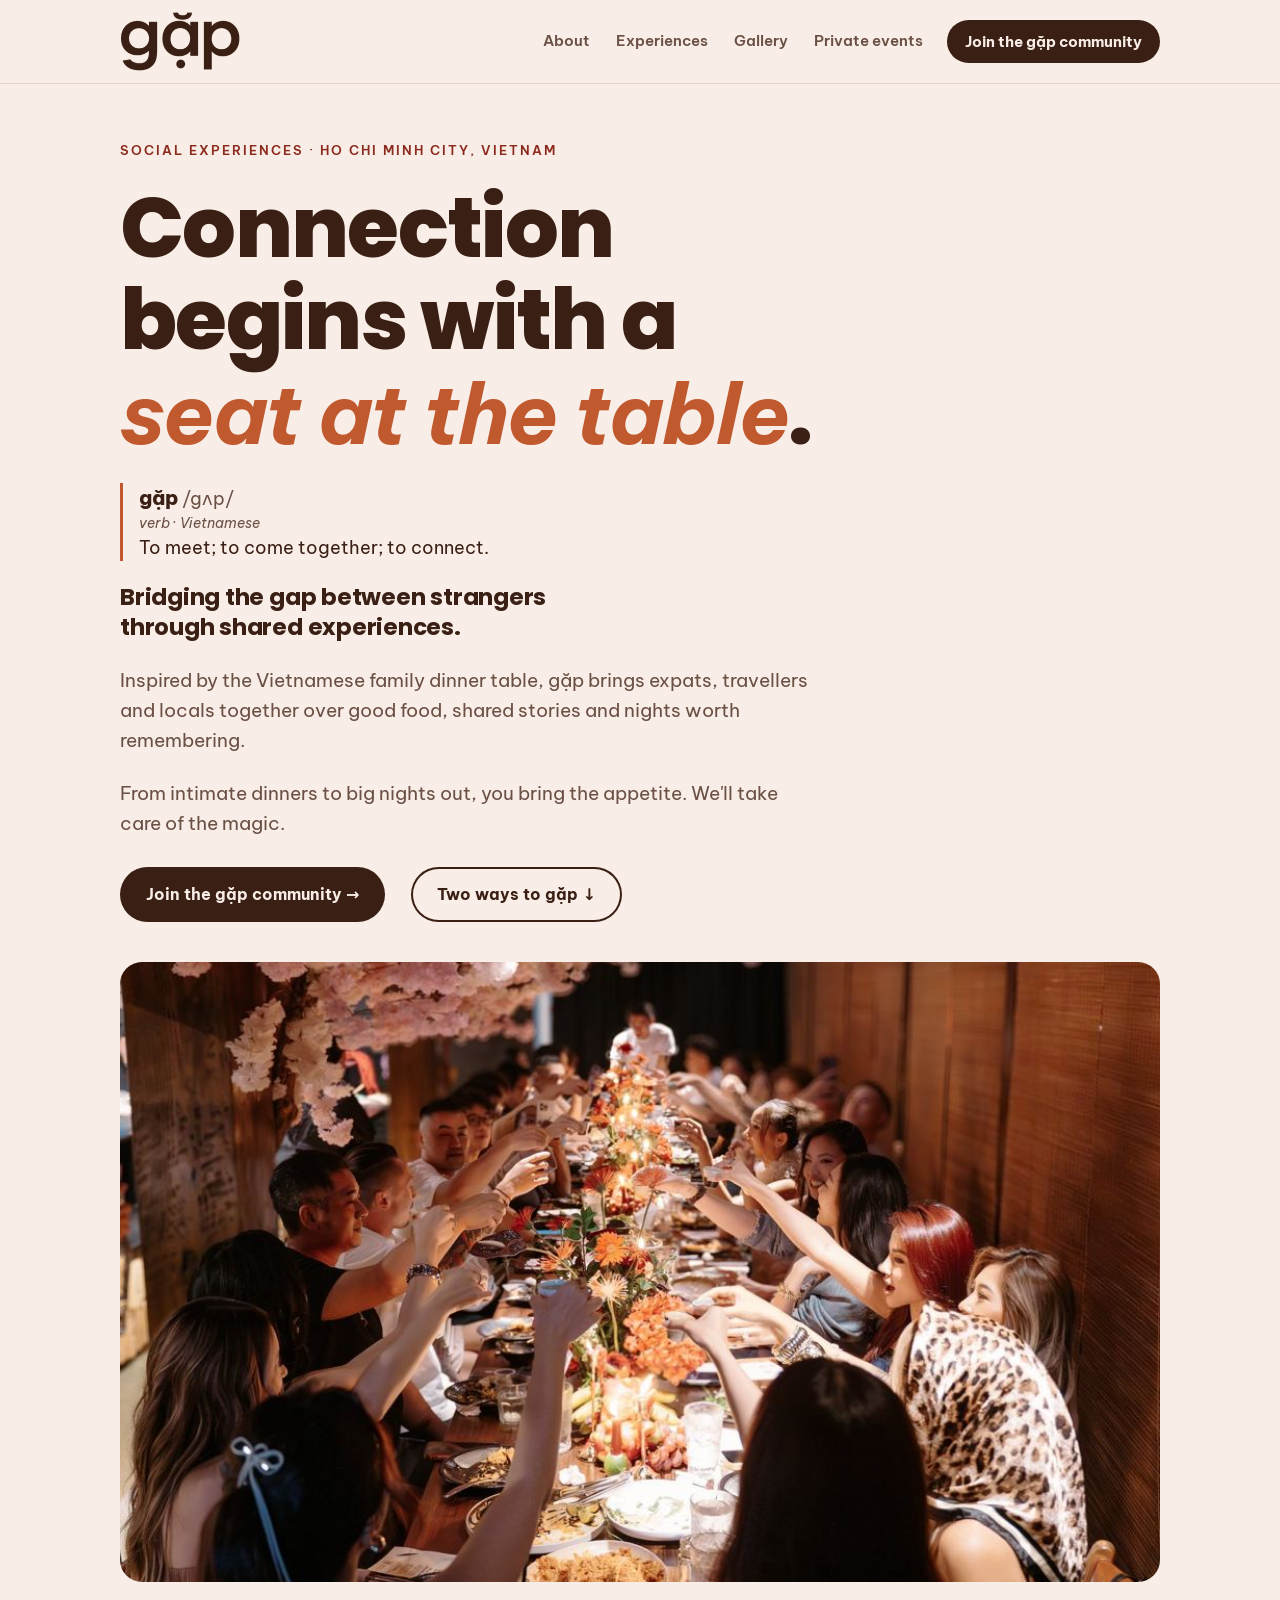
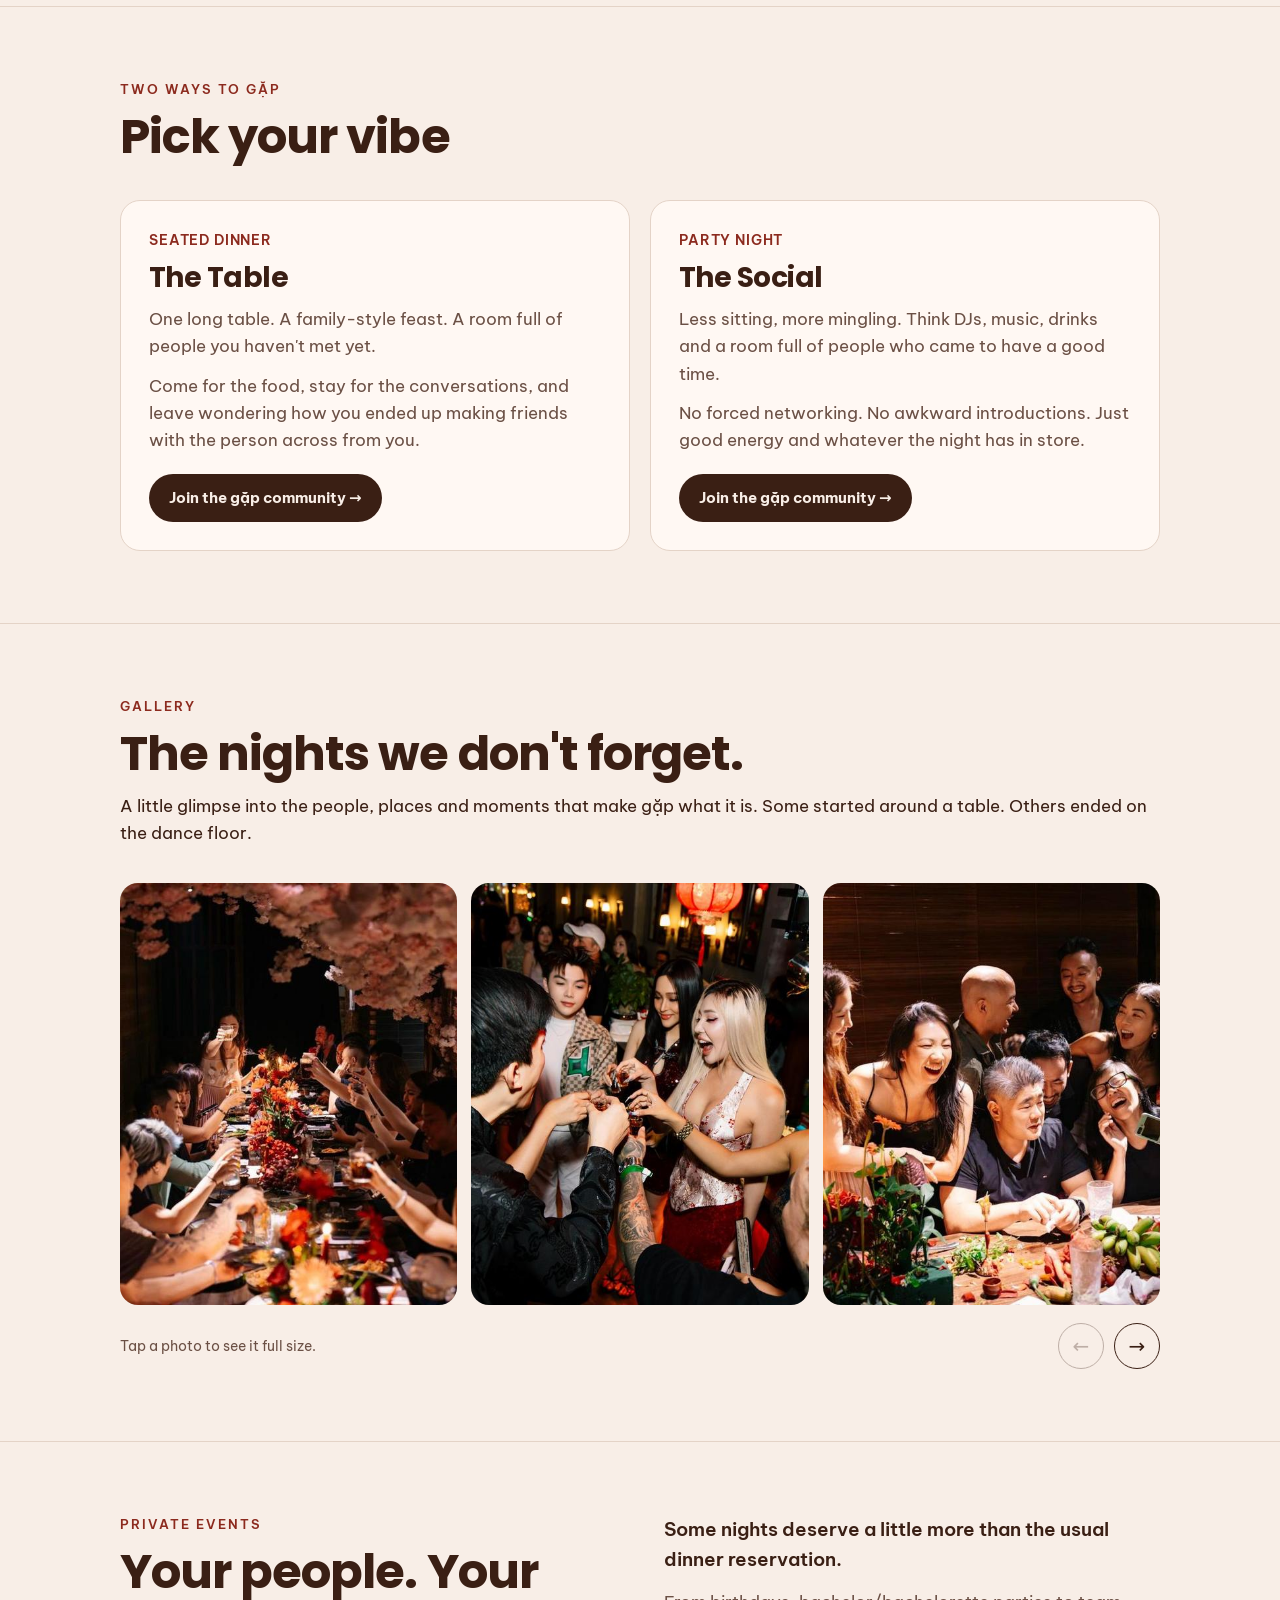
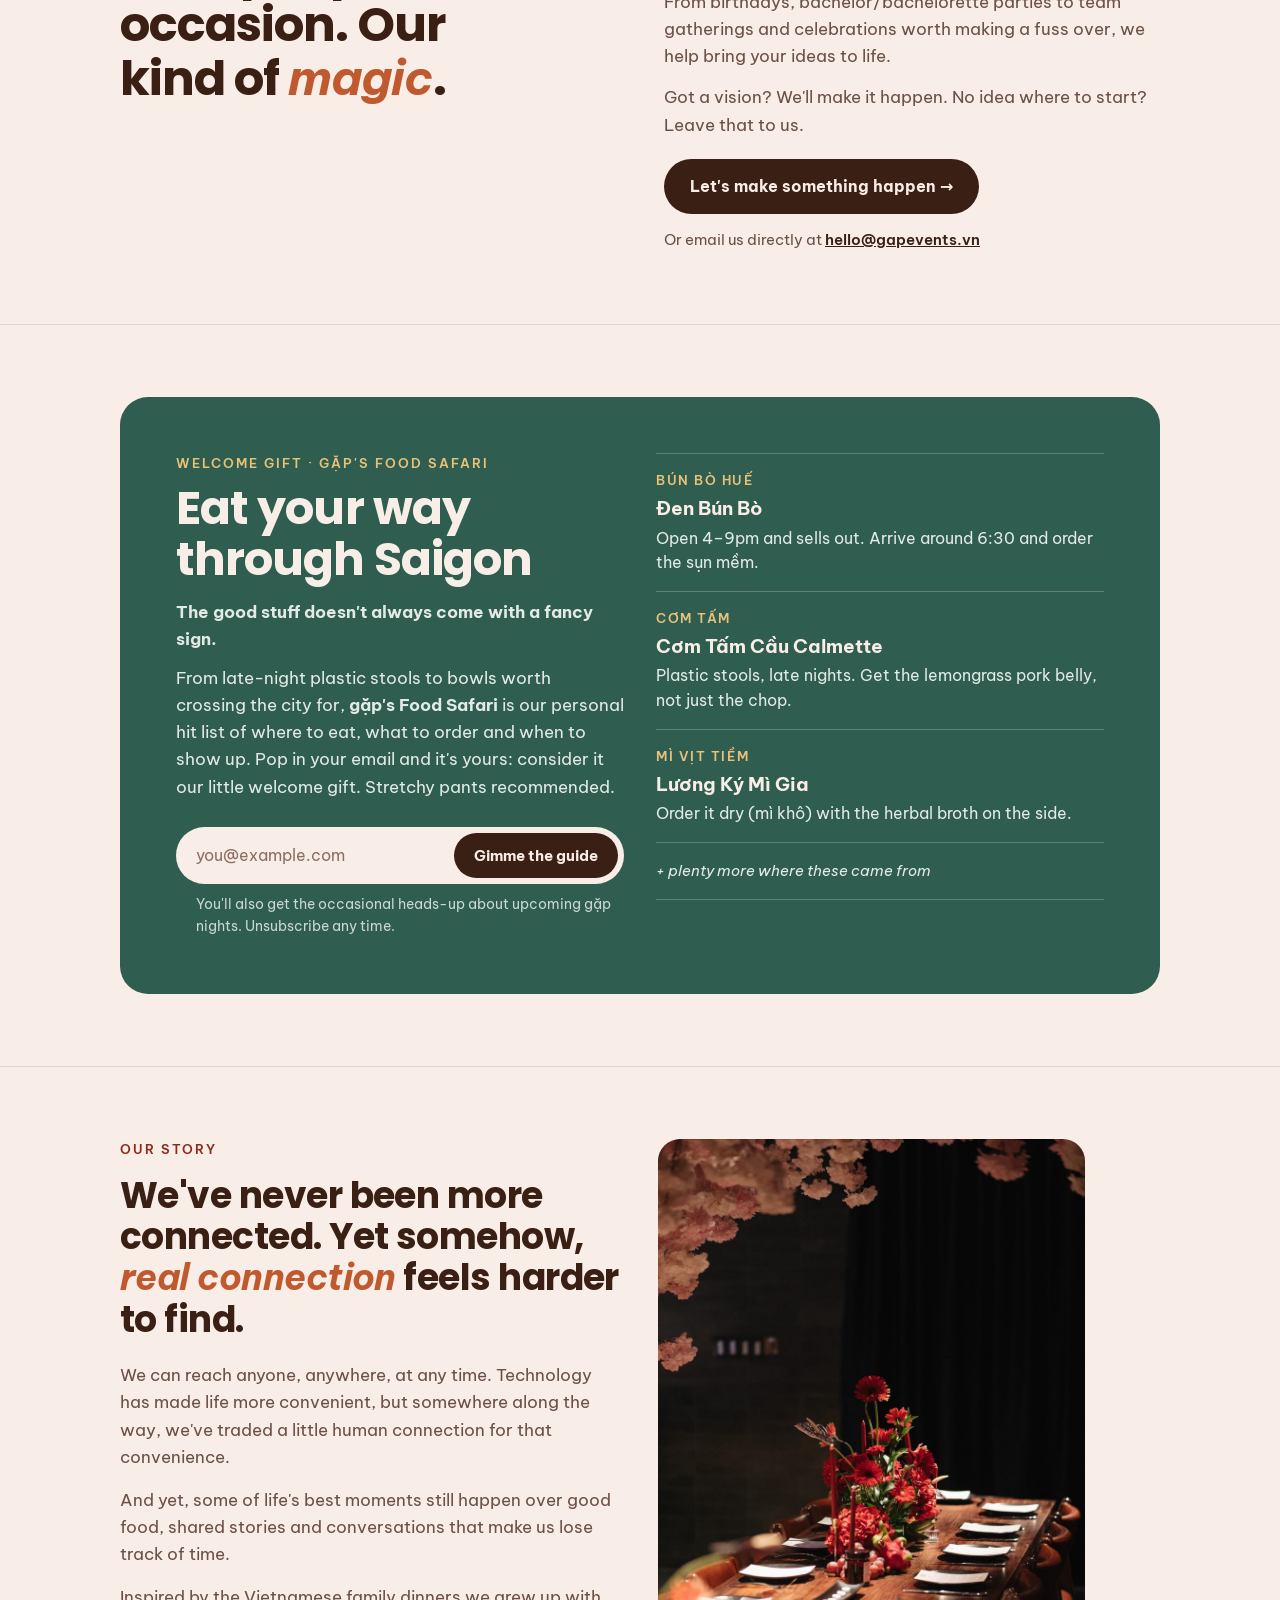
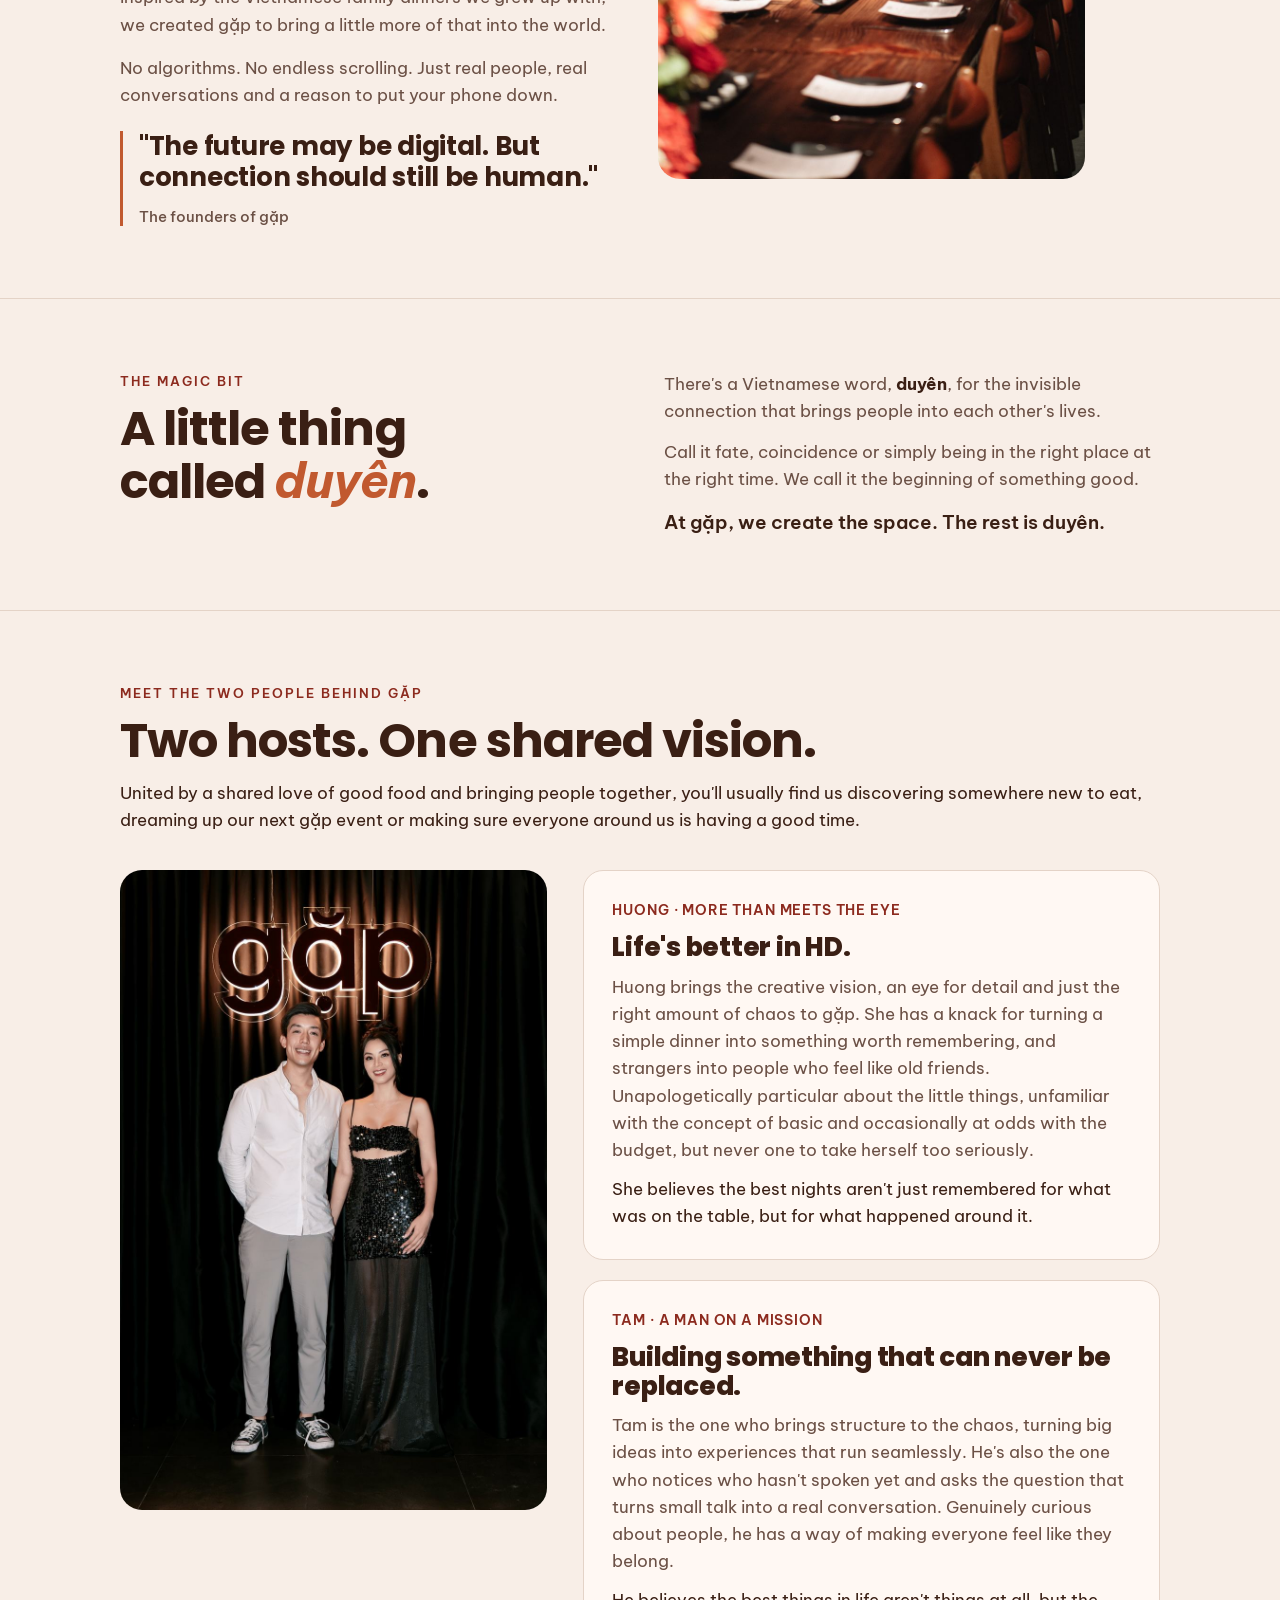
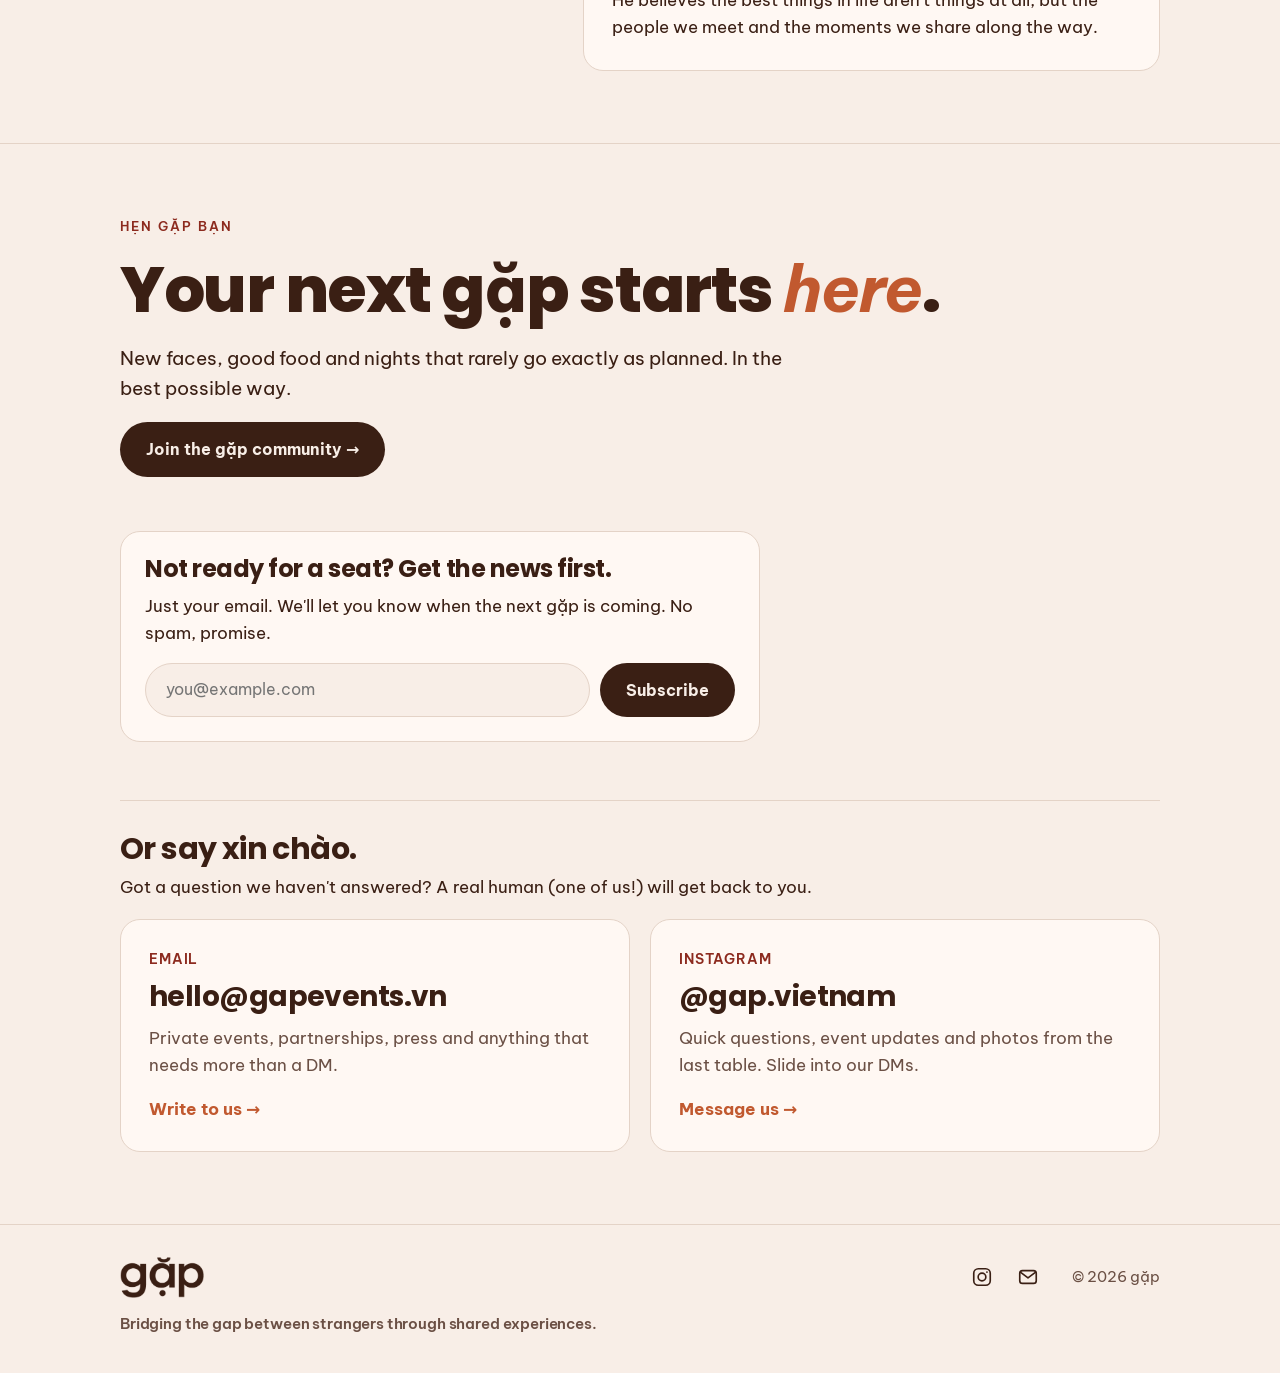
<file: index.html>
<!doctype html><html lang="en"><head><meta charset="utf-8"><meta name="viewport" content="width=device-width,initial-scale=1,viewport-fit=cover"><meta property="og:title" content="gặp — Social Dining, Parties &amp; Private Events in Saigon"><meta property="og:description" content="Connection begins with a seat at the table. Long-table dinners, big nights out and private events in Saigon."><meta property="og:image" content="https://gapevents.vn/images/hero-1000.jpg"><meta property="og:url" content="https://gapevents.vn/"><meta property="og:type" content="website"><meta name="twitter:card" content="summary_large_image"><link rel="icon" type="image/png" href="images/logo-espresso.png"><title>gặp — Social Dining, Parties &amp; Private Events in Saigon</title>
<meta name="description" content="Bridging the gap between strangers through shared experiences. gặp creates social experiences in Saigon: long-table dinners, big nights out and private events that bring expats, travellers and locals together. Join the gặp community.">
<link rel="preconnect" href="https://fonts.googleapis.com">
<link rel="preconnect" href="https://fonts.gstatic.com" crossorigin>
<link rel="stylesheet" href="https://fonts.googleapis.com/css2?family=Be+Vietnam+Pro:wght@400;500;600;700;800&family=Poppins:wght@600;700;800&display=swap">
<style>
/* Layout: one long table — hero sets the table, sections are courses down it, the CTA pulls out your chair. */
:root{
  --espresso:#3A1F14; --cream:#F8EEE7; --terracotta:#C1592F; --lacquer:#8C2A1E; --ochre:#C08A2E; --jade:#2F5D50;
  --bg:var(--cream); --fg:var(--espresso); --muted:#6B5045; --line:#E4D3C7; --raise:#FFF8F3;
  --label:var(--lacquer); --btn-bg:var(--espresso); --btn-fg:var(--cream);
  --seat:#D9C3B4; --tabletop:#E7D2C2;
  --display:"Poppins","Be Vietnam Pro",system-ui,sans-serif;
  --vn:"Be Vietnam Pro",system-ui,-apple-system,"Segoe UI",sans-serif;
}
@media (prefers-color-scheme:dark){:root:not([data-theme="light"]){
  --bg:#2B170F; --fg:var(--cream); --muted:#CDB8AA; --line:#4D3226; --raise:var(--espresso);
  --label:var(--ochre); --btn-bg:var(--cream); --btn-fg:var(--espresso); --seat:#5A3B2E; --tabletop:#4A2E22; color-scheme:dark}}
:root[data-theme="dark"]{
  --bg:#2B170F; --fg:var(--cream); --muted:#CDB8AA; --line:#4D3226; --raise:var(--espresso);
  --label:var(--ochre); --btn-bg:var(--cream); --btn-fg:var(--espresso); --seat:#5A3B2E; --tabletop:#4A2E22; color-scheme:dark}

*{box-sizing:border-box}
body{background:var(--bg);color:var(--fg);font-family:var(--vn);font-size:17px;line-height:1.6;margin:0}
.wrap{max-width:1080px;margin:0 auto;padding-inline:20px}
a{color:inherit}
h1,h2,h3{font-family:var(--display);line-height:1.1;letter-spacing:-.02em;text-wrap:balance;margin:0}
.vn{font-family:var(--vn)}
.label{font-weight:600;font-size:12.5px;letter-spacing:.16em;text-transform:uppercase;color:var(--label)}
p{margin:0}
.logo{display:block;height:auto}
.logo-light{display:none}
@media (prefers-color-scheme:dark){:root:not([data-theme="light"]) .logo-dark{display:none}:root:not([data-theme="light"]) .logo-light{display:block}}
:root[data-theme="dark"] .logo-dark{display:none}:root[data-theme="dark"] .logo-light{display:block}

.btn{display:inline-flex;align-items:center;gap:.5em;background:var(--btn-bg);color:var(--btn-fg);text-decoration:none;font-weight:700;font-size:16px;padding:15px 26px;border-radius:999px;transition:transform .15s ease}
.btn:hover{transform:translateY(-2px)}
.btn:focus-visible,.ghost:focus-visible{outline:3px solid var(--terracotta);outline-offset:3px}
.btn.outline{background:transparent;color:var(--fg);box-shadow:inset 0 0 0 2px var(--fg)}
.btn.outline:hover{background:var(--fg);color:var(--bg)}
html{scroll-behavior:smooth}
section{scroll-margin-top:84px}
.ghost{font-weight:600;text-decoration:underline;text-underline-offset:4px;text-decoration-color:var(--terracotta);text-decoration-thickness:2px}

/* nav */
nav{position:sticky;top:env(safe-area-inset-top,0px);z-index:5;background:var(--bg);border-bottom:1px solid var(--line)}
nav .wrap{display:flex;align-items:center;justify-content:space-between;gap:16px;padding-block:12px}
nav .logo{width:120px}
nav .btn{padding:10px 18px;font-size:14.5px}
nav .links{display:flex;gap:26px;margin-left:auto;margin-right:8px;font-size:15px;font-weight:600}
nav .links a{text-decoration:none;color:var(--muted)}
nav .links a:hover{color:var(--fg)}
@media (max-width:860px){nav .links{display:none}}
.fmt .btn{justify-self:start;margin-top:8px;padding:12px 20px;font-size:15px}
.sub{margin-top:36px;width:100%;max-width:640px;display:grid;gap:10px;background:var(--raise);border:1px solid var(--line);border-radius:20px;padding:24px}
.sub h3{font-size:clamp(20px,2.6vw,24px);font-weight:700}
.subrow{display:flex;flex-wrap:wrap;gap:10px;margin-top:6px}
.subrow input{flex:1 1 220px;min-width:0;font:inherit;font-size:16px;color:var(--fg);background:var(--bg);border:1.5px solid var(--line);border-radius:999px;padding:13px 20px}
.subrow input:focus{outline:none;border-color:var(--terracotta)}
.subrow .btn{border:0;cursor:pointer;font-family:inherit}
.submsg{font-size:15px;min-height:1.4em;color:var(--fg);font-weight:600}
.submsg:empty{display:none}
.submsg.err{color:var(--lacquer)}
.sr{position:absolute;width:1px;height:1px;overflow:hidden;clip:rect(0 0 0 0);white-space:nowrap}
.guide form.gform{display:grid;gap:10px;margin-top:26px;max-width:480px}
.gform .subrow{display:flex;flex-wrap:nowrap;gap:6px;margin:0;background:#F8EEE7;border-radius:999px;padding:6px}
.gform .subrow input{flex:1 1 auto;min-width:0;background:transparent;border:0;color:#3A1F14;padding:10px 14px;font-size:16px}
.gform .subrow input::placeholder{color:#8a6f62}
.gform .subrow input:focus{outline:none}
.gform .subrow:focus-within{box-shadow:0 0 0 3px #E9C27A}
.guide .gform .subrow .btn{margin:0;background:#3A1F14;color:#F8EEE7;padding:12px 20px;font-size:15px;white-space:nowrap}
.gform .submsg{color:#F8EEE7}
.gform .submsg.err{color:#F3C9A8}
@media (max-width:440px){.gform .subrow{flex-wrap:wrap;border-radius:24px}.gform .subrow input{flex-basis:100%}.guide .gform .subrow .btn{flex:1;justify-content:center}}
.gform .fineprint{font-size:13.5px;color:#C9D8D1;padding-left:20px}
.guide .gform > .btn{justify-self:start;margin-top:4px}
.say-hi{margin-top:40px}
.say-hi{margin-top:40px;padding-top:32px;border-top:1px solid var(--line);width:100%;display:grid;gap:8px}
.say-hi h3{font-size:clamp(24px,3vw,30px);font-weight:700}
.final .lede{font-size:19px;max-width:54ch}

/* hero */
.hero{padding-block:56px 24px;display:grid;gap:22px}
.hero h1{font-size:clamp(40px,7.4vw,84px);font-weight:800;max-width:13ch}
.hero .say{font-size:19px;max-width:54ch;color:var(--muted)}
.hero .say b{color:var(--fg);font-weight:600}
.pron{font-family:var(--vn);font-weight:500;color:var(--fg)}
.ctas{display:flex;flex-wrap:wrap;align-items:center;gap:14px 26px;margin-top:6px}

/* table */
.table{margin-block:28px 8px}
.table svg{width:100%;height:auto;display:block}
.table figcaption{display:flex;justify-content:flex-end;font-size:14px;color:var(--muted);margin-top:4px}
.table figcaption span::before{content:"";display:inline-block;width:10px;height:10px;border-radius:50%;background:var(--terracotta);margin-right:8px;vertical-align:1px}
@media (prefers-reduced-motion:no-preference){
  .yours{animation:pulse 2.4s ease-in-out infinite;transform-origin:center;transform-box:fill-box}
  @keyframes pulse{50%{transform:scale(1.18)}}
}

section{padding-block:72px;border-top:1px solid var(--line)}
.head{display:grid;gap:12px;margin-bottom:36px}
.head h2{font-size:clamp(30px,4.6vw,48px);font-weight:700}

/* steps */
.steps{list-style:none;margin:0;padding:0;display:grid;gap:28px;grid-template-columns:repeat(auto-fit,minmax(min(240px,100%),1fr))}
.steps li{display:grid;gap:8px;align-content:start}
.steps .n{font-family:var(--display);font-weight:800;font-size:44px;line-height:1;color:var(--terracotta)}
.steps h3{font-size:21px;font-weight:700}
.steps p{color:var(--muted)}

/* formats */
.formats{display:grid;gap:20px;grid-template-columns:repeat(auto-fit,minmax(min(280px,100%),1fr))}
.fmt{background:var(--raise);border:1px solid var(--line);border-radius:20px;padding:28px;display:grid;gap:12px;align-content:start}
.fmt h3{font-size:28px;font-weight:700}
.fmt .meta{font-size:14px;font-weight:600;letter-spacing:.06em;text-transform:uppercase;color:var(--label)}
.fmt p{color:var(--muted)}

/* upcoming events */
.events{display:grid;gap:20px}
.ev{display:grid;grid-template-columns:minmax(0,5fr) minmax(0,7fr);background:var(--raise);border:1px solid var(--line);border-radius:22px;overflow:hidden;text-decoration:none;color:inherit;transition:transform .15s ease,border-color .15s ease}
.ev:hover{transform:translateY(-2px);border-color:var(--terracotta)}
.ev:focus-visible{outline:3px solid var(--terracotta);outline-offset:3px}
.ev .pic{position:relative;min-height:260px;background:var(--line)}
.ev .pic img{position:absolute;inset:0;width:100%;height:100%;object-fit:cover}
.ev .date{position:absolute;top:14px;left:14px;background:var(--cream);color:var(--espresso);border-radius:14px;padding:8px 12px;text-align:center;line-height:1;box-shadow:0 4px 14px rgba(0,0,0,.18)}
.ev .date b{display:block;font-family:var(--display);font-size:26px;font-weight:800}
.ev .date span{font-size:12px;font-weight:700;letter-spacing:.12em;text-transform:uppercase}
.ev .txt{padding:28px;display:grid;gap:12px;align-content:center}
.ev h3{font-size:clamp(26px,3.4vw,34px);font-weight:700}
.ev .meta{font-size:14px;font-weight:600;letter-spacing:.06em;text-transform:uppercase;color:var(--label)}
.ev .facts{display:flex;flex-wrap:wrap;gap:6px 18px;font-weight:600;font-size:15.5px}
.ev p{color:var(--muted)}
.ev .row{display:flex;flex-wrap:wrap;align-items:center;gap:12px 16px;margin-top:4px}
.ev .go{display:inline-flex;align-items:center;background:var(--btn-bg);color:var(--btn-fg);font-weight:700;font-size:15px;padding:12px 20px;border-radius:999px}
.ev .spots{display:inline-flex;align-items:center;gap:8px;font-size:14px;font-weight:600;color:var(--muted)}
.ev .spots::before{content:"";width:8px;height:8px;border-radius:50%;background:var(--jade)}
.ev .spots[data-state=filling]::before,.ev .spots[data-state=almost]::before{background:var(--terracotta)}
.ev .spots[data-state=waitlist]::before{background:var(--muted)}
.ev .spots:empty{display:none}
nav .cta-short{display:none}
@media (max-width:560px){nav .cta-long{display:none}nav .cta-short{display:inline}}
.ev .req{font-size:13px;font-weight:700;letter-spacing:.06em;text-transform:uppercase;color:var(--label);border:1.5px solid var(--line);border-radius:999px;padding:4px 10px}
#events .say a{color:var(--terracotta);font-weight:600}
@media (max-width:720px){.ev{grid-template-columns:1fr}.ev .pic{min-height:0;aspect-ratio:4/3}.ev .txt{padding:22px}}

/* guide */
.guide{background:var(--jade);color:var(--cream);border-radius:28px;padding:clamp(28px,5vw,56px);display:grid;gap:32px;grid-template-columns:repeat(auto-fit,minmax(min(300px,100%),1fr));align-items:start}
.guide .label{color:#E9C27A}
.guide h2{font-size:clamp(30px,4.4vw,46px);font-weight:700;margin-block:10px 14px}
.guide p{color:#E3EAE5}
.guide .btn{background:var(--cream);color:var(--espresso);margin-top:22px}
.picks{list-style:none;margin:0;padding:0;display:grid;gap:0;border-top:1px solid rgba(248,238,231,.25)}
.picks li{padding-block:16px;border-bottom:1px solid rgba(248,238,231,.25);display:grid;gap:2px;min-width:0}
.picks .dish{font-size:13px;letter-spacing:.12em;text-transform:uppercase;color:#E9C27A;font-weight:600}
.picks strong{font-size:19px;font-weight:700}
.picks span.tip{color:#E3EAE5;font-size:15.5px}
.picks .more{color:#E3EAE5;font-size:15px;font-style:italic}

/* story */
.story{display:grid;gap:36px;grid-template-columns:repeat(auto-fit,minmax(min(300px,100%),1fr));align-items:start}
.story .body{display:grid;gap:16px;color:var(--muted);max-width:60ch}
.story .body > p.lead{font-family:var(--display);color:var(--fg);font-size:clamp(26px,3.4vw,36px);font-weight:700;line-height:1.15;letter-spacing:-.015em;margin-bottom:6px}
em.acc{font-style:italic;color:var(--terracotta);font-family:var(--vn);font-weight:700;letter-spacing:-.02em}
.story .body > p.lead em{font-style:italic;font-family:var(--vn);color:var(--terracotta)}
.story blockquote{font-size:clamp(20px,2.6vw,26px)!important;border-left:3px solid var(--terracotta);padding-left:16px;margin-top:6px}
blockquote{margin:0;font-family:var(--display);font-weight:700;font-size:clamp(24px,3.4vw,34px);line-height:1.2;letter-spacing:-.01em}
.story blockquote{color:var(--fg)}
blockquote footer{font-family:var(--vn);font-weight:500;font-size:15px;color:var(--muted);margin-top:14px;letter-spacing:0}

/* final */
.final{text-align:left;display:grid;gap:18px;justify-items:start}
.final h2{font-size:clamp(36px,6vw,64px);font-weight:800}
.final .small{font-size:14.5px;color:var(--muted);max-width:60ch}

/* contact */
.contacts{display:grid;gap:20px;grid-template-columns:repeat(auto-fit,minmax(min(300px,100%),1fr))}
.contact{color:var(--fg);text-decoration:none;transition:transform .15s ease,border-color .15s ease}
.contact:hover{transform:translateY(-2px);border-color:var(--terracotta)}
.contact:focus-visible{outline:3px solid var(--terracotta);outline-offset:3px}
.contact h3{font-size:clamp(22px,3vw,28px);overflow-wrap:anywhere}
.contact .go{font-weight:700;color:var(--terracotta);margin-top:4px}

/* duyen */
.duyen{display:grid;gap:20px 48px;grid-template-columns:repeat(auto-fit,minmax(min(320px,100%),1fr));align-items:start}
.duyen h2 em{font-style:italic;color:var(--terracotta);font-family:var(--vn);font-weight:700}
.duyen .dbody{display:grid;gap:14px;color:var(--muted);max-width:56ch}
.duyen .dbody b{color:var(--fg)}
.duyen .fine{font-size:15px}
.duyen .fine a{color:var(--fg);font-weight:600}
.duyen .dclose{color:var(--fg);font-weight:600;font-size:19px}

footer.site{border-top:1px solid var(--line);padding-block:32px 40px;font-size:15px;color:var(--muted)}
footer.site .wrap{display:flex;flex-wrap:wrap;gap:16px 32px;align-items:center;justify-content:space-between}
footer.site .logo{width:84px}
footer.site .links{display:flex;flex-wrap:wrap;gap:8px 24px}
footer.site .mail{user-select:all;color:var(--fg);font-weight:600}

/* photos */
.shot{margin:0;border-radius:22px;overflow:hidden;background:var(--line)}
.shot img{display:block;width:100%;height:100%;object-fit:cover}
.hero-shot{width:100%;margin-top:18px;overflow:visible;background:none;border-radius:0}
.hero-shot img{aspect-ratio:3/2;max-height:620px;border-radius:22px}
.cap{font-size:14px;color:var(--muted);margin-top:12px}
.story-shot{aspect-ratio:2/3;max-height:640px}
.final .table{width:100%;max-width:720px;margin:8px 0}
.dict{font-size:18px;max-width:56ch;line-height:1.5;padding-left:16px;border-left:3px solid var(--terracotta)}
.dict b{font-weight:800;font-size:20px}
.dict .ipa{color:var(--muted)}
.dict i{color:var(--label);font-weight:600}
.dict .pos{font-size:14px;font-style:italic;color:var(--muted)}
.purpose{font-family:var(--display);font-weight:700;font-size:clamp(19px,2.3vw,23px);line-height:1.3;letter-spacing:-.01em;max-width:34ch}
.site .purpose{font-size:15px;font-family:var(--vn);font-weight:600;color:var(--muted);max-width:none;flex-basis:100%}
.hostwrap{display:grid;gap:20px;grid-template-columns:minmax(0,1fr) minmax(0,1.3fr);align-items:start}
@media (max-width:760px){.hostwrap{grid-template-columns:1fr}}
.host-shot{aspect-ratio:2/3;max-height:640px}
.hosts{display:grid;gap:20px}
.host{background:var(--raise);border:1px solid var(--line);border-radius:20px;padding:28px;display:grid;gap:12px;align-content:start}
.host .tag{font-family:var(--display);font-weight:800;font-size:26px;line-height:1.1;letter-spacing:-.01em}
.host .who{font-size:14px;font-weight:600;letter-spacing:.06em;text-transform:uppercase;color:var(--label)}
.host p:not(.who):not(.tag){color:var(--muted)}
.host p.sign:not(.who):not(.tag){color:var(--fg)}

/* carousel + lightbox */
:root{--scrim:rgba(24,12,7,.94)}
.carousel{display:grid;gap:16px}
.track{display:grid;grid-auto-flow:column;grid-auto-columns:calc((100% - 28px)/3);gap:14px;overflow-x:auto;scroll-snap-type:x mandatory;scroll-behavior:smooth;scrollbar-width:none;padding-bottom:2px}
.track::-webkit-scrollbar{display:none}
@media (max-width:720px){.track{grid-auto-columns:78%}}
.slide{all:unset;box-sizing:border-box;display:block;aspect-ratio:4/5;border-radius:18px;overflow:hidden;cursor:zoom-in;scroll-snap-align:start;background:var(--line)}
.slide img{display:block;width:100%;height:100%;object-fit:cover;transition:transform .4s ease}
.slide:hover img{transform:scale(1.04)}
.slide:focus-visible{outline:3px solid var(--terracotta);outline-offset:3px}
.cbar{display:flex;align-items:center;justify-content:space-between;gap:16px;flex-wrap:wrap}
.arrows{display:flex;gap:10px}
.arw{all:unset;box-sizing:border-box;width:46px;height:46px;border-radius:50%;border:1.5px solid var(--fg);display:grid;place-items:center;cursor:pointer;font-size:20px;color:var(--fg)}
.arw:hover{background:var(--fg);color:var(--bg)}
.arw:focus-visible{outline:3px solid var(--terracotta);outline-offset:3px}
.arw:disabled{opacity:.3;cursor:default;background:none;color:var(--fg)}
.lb{position:fixed;inset:0;z-index:50;background:var(--scrim);display:grid;grid-template-rows:auto minmax(0,1fr) auto;gap:12px;padding:calc(env(safe-area-inset-top,0px) + 12px) 16px calc(env(safe-area-inset-bottom,0px) + 16px)}
.lb[hidden]{display:none}
.lb-top{display:flex;justify-content:space-between;align-items:center;color:#F8EEE7;font-size:14px}
.lb figure{margin:0;display:grid;place-items:center;min-height:0;height:100%;overflow:hidden}
.lb img{max-width:100%;max-height:100%;object-fit:contain;border-radius:12px}
.lb-bot{display:flex;justify-content:space-between;align-items:center;gap:12px;color:#E4D3C7;font-size:15px}
.lb .arw,.lb .x{border-color:#F8EEE7;color:#F8EEE7}
.lb .arw:hover,.lb .x:hover{background:#F8EEE7;color:#3A1F14}
.x{all:unset;box-sizing:border-box;width:42px;height:42px;border-radius:50%;border:1.5px solid;display:grid;place-items:center;cursor:pointer;font-size:22px}
.x:focus-visible{outline:3px solid var(--terracotta);outline-offset:3px}

.social{display:flex;gap:6px;align-items:center}.social a{display:grid;place-items:center;width:40px;height:40px;border-radius:50%;color:var(--fg);transition:background .15s}.social a:hover{background:var(--raise)}.social a:focus-visible{outline:3px solid var(--terracotta);outline-offset:2px}
footer.site .links{align-items:center}
</style>

</head><body><nav aria-label="Main">
  <div class="wrap">
    <a href="#top" aria-label="gặp home">
      <img class="logo logo-dark" src="images/logo-espresso.png" alt="gặp" width="120" height="59">
      <img class="logo logo-light" src="images/logo-white.png" alt="gặp" width="120" height="59">
    </a>
    <div class="links">
      <a href="#events">Events</a>
      <a href="#story">About</a>
      <a href="#formats">Experiences</a>
      <a href="#tables">Gallery</a>
      <a href="#private">Private events</a>
    </div>
    <a class="btn" id="navCta" href="/community" aria-label="Join the gặp community"><span class="cta-long">Join the gặp community</span><span class="cta-short">Join gặp</span></a>
  </div>
</nav>

<main id="top">
  <header class="wrap hero">
    <p class="label">Social experiences · Ho Chi Minh City, Vietnam</p>
    <h1>Connection begins with a <em class="acc">seat at the table</em>.</h1>
    <div class="dict" role="group" aria-label="Definition of gặp">
      <p><b lang="vi">gặp</b> <span class="ipa">/gʌp/</span></p>
      <p class="pos">verb · Vietnamese</p>
      <p>To meet; to come together; to connect.</p>
    </div>
    <p class="purpose">Bridging the gap between strangers through shared experiences.</p>
    <p class="say">Inspired by the Vietnamese family dinner table, gặp brings expats, travellers and locals together over good food, shared stories and nights worth remembering.</p>
    <p class="say">From intimate dinners to big nights out, you bring the appetite. We'll take care of the magic.</p>
    <div class="ctas">
      <a class="btn" href="#events" data-events-link>Upcoming events ↓</a>
      <a class="btn outline" id="heroCommunity" href="/community">Join the gặp community →</a>
      <a class="btn outline" href="#formats">Two ways to gặp ↓</a>
    </div>
    <figure class="shot hero-shot"><img src="images/hero.jpg" srcset="images/hero-1000.jpg 1000w, images/hero.jpg 1800w" sizes="(max-width: 760px) 100vw, 55vw" fetchpriority="high" alt="A long table of guests raising their glasses over orange flowers and candles" style="object-position:50% 45%" width="1800" height="1200"></figure>
  </header>

  <section id="events">
    <div class="wrap">
      <div class="head"><p class="label">Upcoming events</p><h2>Coming up at <em class="acc">gặp</em>.</h2><p class="say">Spots are limited, so grab yours before they're gone. Every event has its own sign-up: register on the event's page to save your spot. Joining the <a href="/community">gặp community</a> keeps you in the loop, but doesn't book you in.</p></div>
      <div class="events">
        <!-- One <a class="ev"> per event. data-ends = when it finishes (Saigon time); the card hides itself after that.
             data-event = the Event ID in the Sheet, used to show "Half the spots are gone" etc. -->
        <a class="ev" href="/events/ramen-rave" data-event="ramen-rave" data-ends="2026-11-21T03:00:00+07:00">
          <div class="pic">
            <img src="images/tokyo-nights/kiwami-grill.jpg" alt="A chef working the open flame grill at Kiwami as a crowd gathers at the bar" loading="lazy" width="1200" height="800" style="object-position:40% 60%">
            <div class="date"><b>20</b><span>Nov</span></div>
          </div>
          <div class="txt">
            <p class="meta">The Social · gặp × Kiwami</p>
            <h3>Ramen Rave</h3>
            <div class="facts"><span>Fri 20 Nov · 6pm till late</span><span>Kiwami, Thảo Điền</span></div>
            <p>Our biggest party yet. Free food from Kiwami's new menu, DJs till close, a photo booth, a ramen eating competition and drinking games all night. Plus a chance to win a year of ramen.</p>
            <div class="row"><span class="go">Register now →</span><span class="req">Registration required</span><span class="spots"></span></div>
          </div>
        </a>
      </div>
    </div>
  </section>

  <section id="formats">
    <div class="wrap">
      <div class="head"><p class="label">Two ways to gặp</p><h2>Pick your vibe</h2></div>
      <div class="formats">
        <article class="fmt"><p class="meta">Seated dinner</p><h3>The Table</h3><p>One long table. A family-style feast. A room full of people you haven't met yet.</p><p>Come for the food, stay for the conversations, and leave wondering how you ended up making friends with the person across from you.</p><a class="btn" href="#events" data-events-or-community>See upcoming events ↓</a></article>
        <article class="fmt"><p class="meta">Party night</p><h3>The Social</h3><p>Less sitting, more mingling. Think DJs, music, drinks and a room full of people who came to have a good time.</p><p>No forced networking. No awkward introductions. Just good energy and whatever the night has in store.</p><a class="btn" href="#events" data-events-or-community>See upcoming events ↓</a></article>
      </div>
    </div>
  </section>

  <section id="tables">
    <div class="wrap">
      <div class="head"><p class="label">Gallery</p><h2>The nights we don't forget.</h2><p class="say">A little glimpse into the people, places and moments that make gặp what it is. Some started around a table. Others ended on the dance floor.</p></div>
      <div class="carousel" aria-roledescription="carousel" aria-label="Photos from gặp tables">
        <div class="track" id="track" tabindex="0">
          <button class="slide" type="button" aria-label="Open photo: The long table raising glasses under the cherry blossom"><img src="images/gallery/01-thumb.jpg" data-full="images/gallery/01.jpg" alt="The long table raising glasses under the cherry blossom" width="961" height="640" decoding="async"></button>
          <button class="slide" type="button" aria-label="Open photo: A circle of guests clinking shot glasses under red lanterns"><img src="images/gallery/02-thumb.jpg" data-full="images/gallery/02.jpg" alt="A circle of guests clinking shot glasses under red lanterns" width="960" height="640" decoding="async"></button>
          <button class="slide" type="button" aria-label="Open photo: Guests crowding round a phone, laughing together"><img src="images/gallery/03-thumb.jpg" data-full="images/gallery/03.jpg" alt="Guests crowding round a phone, laughing together" width="962" height="640" decoding="async"></button>
          <button class="slide" type="button" aria-label="Open photo: Guests around the table clinking glasses mid-dinner"><img src="images/gallery/04-thumb.jpg" data-full="images/gallery/04.jpg" alt="Guests around the table clinking glasses mid-dinner" width="960" height="640" loading="lazy" decoding="async"></button>
          <button class="slide" type="button" aria-label="Open photo: Guests on their feet clinking glasses down a long table"><img src="images/gallery/05-thumb.jpg" data-full="images/gallery/05.jpg" alt="Guests on their feet clinking glasses down a long table" width="962" height="640" loading="lazy" decoding="async"></button>
          <button class="slide" type="button" aria-label="Open photo: Guests smiling for the camera along the long table under cherry blossom"><img src="images/gallery/06-thumb.jpg" data-full="images/gallery/06.jpg" alt="Guests smiling for the camera along the long table under cherry blossom" width="959" height="640" loading="lazy" decoding="async"></button>
          <button class="slide" type="button" aria-label="Open photo: Four guests dressed up under the cherry blossom ceiling at The Sake"><img src="images/gallery/07-thumb.jpg" data-full="images/gallery/07.jpg" alt="Four guests dressed up under the cherry blossom ceiling at The Sake" width="640" height="960" loading="lazy" decoding="async"></button>
          <button class="slide" type="button" aria-label="Open photo: A guest raising a glass beside the gặp dessert trolley"><img src="images/gallery/08-thumb.jpg" data-full="images/gallery/08.jpg" alt="A guest raising a glass beside the gặp dessert trolley" width="640" height="960" loading="lazy" decoding="async"></button>
          <button class="slide" type="button" aria-label="Open photo: Three guests laughing together, one holding a glass of red wine"><img src="images/gallery/09-thumb.jpg" data-full="images/gallery/09.jpg" alt="Three guests laughing together, one holding a glass of red wine" width="640" height="960" loading="lazy" decoding="async"></button>
          <button class="slide" type="button" aria-label="Open photo: A gặp host in an olive apron cheering as guests raise shot glasses"><img src="images/gallery/10-thumb.jpg" data-full="images/gallery/10.jpg" alt="A gặp host in an olive apron cheering as guests raise shot glasses" width="640" height="960" loading="lazy" decoding="async"></button>
          <button class="slide" type="button" aria-label="Open photo: Guests on their feet cheering and filming across a packed table"><img src="images/gallery/11-thumb.jpg" data-full="images/gallery/11.jpg" alt="Guests on their feet cheering and filming across a packed table" width="960" height="640" loading="lazy" decoding="async"></button>
          <button class="slide" type="button" aria-label="Open photo: A gặp host in an olive apron pouring a drink for a laughing guest"><img src="images/gallery/12-thumb.jpg" data-full="images/gallery/12.jpg" alt="A gặp host in an olive apron pouring a drink for a laughing guest" width="960" height="640" loading="lazy" decoding="async"></button>
          <button class="slide" type="button" aria-label="Open photo: Two guests clinking silver dessert cups over the table"><img src="images/gallery/13-thumb.jpg" data-full="images/gallery/13.jpg" alt="Two guests clinking silver dessert cups over the table" width="960" height="640" loading="lazy" decoding="async"></button>
          <button class="slide" type="button" aria-label="Open photo: Two guests linking arms for a celebratory drink"><img src="images/gallery/14-thumb.jpg" data-full="images/gallery/14.jpg" alt="Two guests linking arms for a celebratory drink" width="960" height="640" loading="lazy" decoding="async"></button>
          <button class="slide" type="button" aria-label="Open photo: Two guests dancing while the table cheers them on"><img src="images/gallery/15-thumb.jpg" data-full="images/gallery/15.jpg" alt="Two guests dancing while the table cheers them on" width="960" height="640" loading="lazy" decoding="async"></button>
          <button class="slide" type="button" aria-label="Open photo: Six friends gathered for a group photo at a candlelit red table"><img src="images/gallery/16-thumb.jpg" data-full="images/gallery/16.jpg" alt="Six friends gathered for a group photo at a candlelit red table" width="960" height="640" loading="lazy" decoding="async"></button>
          <button class="slide" type="button" aria-label="Open photo: The whole table posing with balloons and big cut-out faces"><img src="images/gallery/17-thumb.jpg" data-full="images/gallery/17.jpg" alt="The whole table posing with balloons and big cut-out faces" width="960" height="640" loading="lazy" decoding="async"></button>
          <button class="slide" type="button" aria-label="Open photo: Five friends laughing arm in arm under gold and red balloons"><img src="images/gallery/18-thumb.jpg" data-full="images/gallery/18.jpg" alt="Five friends laughing arm in arm under gold and red balloons" width="640" height="960" loading="lazy" decoding="async"></button>
          <button class="slide" type="button" aria-label="Open photo: Four people dressed up outside the neon-lit venue for Dim Sum Disco"><img src="images/gallery/19-thumb.jpg" data-full="images/gallery/19.jpg" alt="Four people dressed up outside the neon-lit venue for Dim Sum Disco" width="960" height="640" loading="lazy" decoding="async"></button>
          <button class="slide" type="button" aria-label="Open photo: Guests in qipao and vintage Shanghai looks posing at Dim Sum Disco"><img src="images/gallery/20-thumb.jpg" data-full="images/gallery/20.jpg" alt="Guests in qipao and vintage Shanghai looks posing at Dim Sum Disco" width="960" height="640" loading="lazy" decoding="async"></button>
          <button class="slide" type="button" aria-label="Open photo: Guests crowding round a dim sum trolley of bamboo steamers"><img src="images/gallery/21-thumb.jpg" data-full="images/gallery/21.jpg" alt="Guests crowding round a dim sum trolley of bamboo steamers" width="960" height="640" loading="lazy" decoding="async"></button>
          <button class="slide" type="button" aria-label="Open photo: Two guests hamming it up with a bamboo steamer at Dim Sum Disco"><img src="images/gallery/22-thumb.jpg" data-full="images/gallery/22.jpg" alt="Two guests hamming it up with a bamboo steamer at Dim Sum Disco" width="640" height="960" loading="lazy" decoding="async"></button>
          <button class="slide" type="button" aria-label="Open photo: Guests dancing with hand fans under red lanterns at Dim Sum Disco"><img src="images/gallery/23-thumb.jpg" data-full="images/gallery/23.jpg" alt="Guests dancing with hand fans under red lanterns at Dim Sum Disco" width="960" height="640" loading="lazy" decoding="async"></button>
          <button class="slide" type="button" aria-label="Open photo: A guest pouring a drink for a friend mid-party at Dim Sum Disco"><img src="images/gallery/24-thumb.jpg" data-full="images/gallery/24.jpg" alt="A guest pouring a drink for a friend mid-party at Dim Sum Disco" width="960" height="640" loading="lazy" decoding="async"></button>
          <button class="slide" type="button" aria-label="Open photo: Hands shuffling mahjong tiles on a game table"><img src="images/gallery/25-thumb.jpg" data-full="images/gallery/25.jpg" alt="Hands shuffling mahjong tiles on a game table" width="960" height="640" loading="lazy" decoding="async"></button>
          <button class="slide" type="button" aria-label="Open photo: Guests dancing beside the glowing gặp DJ booth"><img src="images/gallery/26-thumb.jpg" data-full="images/gallery/26.jpg" alt="Guests dancing beside the glowing gặp DJ booth" width="960" height="640" loading="lazy" decoding="async"></button>
          <button class="slide" type="button" aria-label="Open photo: A guest ringing the gặp bell with a huge grin"><img src="images/gallery/27-thumb.jpg" data-full="images/gallery/27.jpg" alt="A guest ringing the gặp bell with a huge grin" width="516" height="776" loading="lazy" decoding="async"></button>
          <button class="slide" type="button" aria-label="Open photo: A guest pouring a drink for a friend at the table"><img src="images/gallery/28-thumb.jpg" data-full="images/gallery/28.jpg" alt="A guest pouring a drink for a friend at the table" width="516" height="776" loading="lazy" decoding="async"></button>
          <button class="slide" type="button" aria-label="Open photo: Guests cheering as the bell rings over the table"><img src="images/gallery/29-thumb.jpg" data-full="images/gallery/29.jpg" alt="Guests cheering as the bell rings over the table" width="960" height="640" loading="lazy" decoding="async"></button>
          <button class="slide" type="button" aria-label="Open photo: Two guests posing under the cherry blossom tree"><img src="images/gallery/30-thumb.jpg" data-full="images/gallery/30.jpg" alt="Two guests posing under the cherry blossom tree" width="516" height="776" loading="lazy" decoding="async"></button>
          <button class="slide" type="button" aria-label="Open photo: A host ringing the bell under the cherry blossom as guests cheer"><img src="images/gallery/31-thumb.jpg" data-full="images/gallery/31.jpg" alt="A host ringing the bell under the cherry blossom as guests cheer" width="962" height="640" loading="lazy" decoding="async"></button>
          <button class="slide" type="button" aria-label="Open photo: A bride-to-be laughing with friends, holding up a cut-out face"><img src="images/gallery/32-thumb.jpg" data-full="images/gallery/32.jpg" alt="A bride-to-be laughing with friends, holding up a cut-out face" width="922" height="640" loading="lazy" decoding="async"></button>
          <button class="slide" type="button" aria-label="Open photo: Guests raising shot glasses across a candlelit table"><img src="images/gallery/33-thumb.jpg" data-full="images/gallery/33.jpg" alt="Guests raising shot glasses across a candlelit table" width="960" height="640" loading="lazy" decoding="async"></button>
          <button class="slide" type="button" aria-label="Open photo: A group of friends posing around the dinner table"><img src="images/gallery/34-thumb.jpg" data-full="images/gallery/34.jpg" alt="A group of friends posing around the dinner table" width="960" height="640" loading="lazy" decoding="async"></button>
          <button class="slide" type="button" aria-label="Open photo: A bride-to-be arriving at the gặp dessert trolley"><img src="images/gallery/35-thumb.jpg" data-full="images/gallery/35.jpg" alt="A bride-to-be arriving at the gặp dessert trolley" width="959" height="640" loading="lazy" decoding="async"></button>
          <button class="slide" type="button" aria-label="Open photo: A bride-to-be laughing behind her napkin at the table"><img src="images/gallery/36-thumb.jpg" data-full="images/gallery/36.jpg" alt="A bride-to-be laughing behind her napkin at the table" width="962" height="640" loading="lazy" decoding="async"></button>
          <button class="slide" type="button" aria-label="Open photo: A guest popping open a bottle of bubbles with a big grin"><img src="images/gallery/37-thumb.jpg" data-full="images/gallery/37.jpg" alt="A guest popping open a bottle of bubbles with a big grin" width="960" height="640" loading="lazy" decoding="async"></button>
          <button class="slide" type="button" aria-label="Open photo: A long table of friends raising shot glasses"><img src="images/gallery/38-thumb.jpg" data-full="images/gallery/38.jpg" alt="A long table of friends raising shot glasses" width="960" height="640" loading="lazy" decoding="async"></button>
          <button class="slide" type="button" aria-label="Open photo: Friends in fits of laughter reading out a party game"><img src="images/gallery/39-thumb.jpg" data-full="images/gallery/39.jpg" alt="Friends in fits of laughter reading out a party game" width="516" height="776" loading="lazy" decoding="async"></button>
          <button class="slide" type="button" aria-label="Open photo: Guests gathered around a long candlelit gặp table, smiling for the camera"><img src="images/gallery/40-thumb.jpg" data-full="images/gallery/40.jpg" alt="Guests gathered around a long candlelit gặp table, smiling for the camera" width="960" height="640" loading="lazy" decoding="async"></button>
          <button class="slide" type="button" aria-label="Open photo: A group of gặp guests posing together, arms around each other"><img src="images/gallery/41-thumb.jpg" data-full="images/gallery/41.jpg" alt="A group of gặp guests posing together, arms around each other" width="960" height="640" loading="lazy" decoding="async"></button>
          <button class="slide" type="button" aria-label="Open photo: A candlelit grazing spread on banana leaves: herbs, grilled meats, rice paper and noodles"><img src="images/gallery/42-thumb.jpg" data-full="images/gallery/42.jpg" alt="A candlelit grazing spread on banana leaves: herbs, grilled meats, rice paper and noodles" width="961" height="640" loading="lazy" decoding="async"></button>
          <button class="slide" type="button" aria-label="Open photo: Guests reaching across the candlelit table to clink wine glasses"><img src="images/gallery/43-thumb.jpg" data-full="images/gallery/43.jpg" alt="Guests reaching across the candlelit table to clink wine glasses" width="961" height="640" loading="lazy" decoding="async"></button>
          <button class="slide" type="button" aria-label="Open photo: Guests in fits of laughter at the gặp table"><img src="images/gallery/44-thumb.jpg" data-full="images/gallery/44.jpg" alt="Guests in fits of laughter at the gặp table" width="962" height="640" loading="lazy" decoding="async"></button>
          <button class="slide" type="button" aria-label="Open photo: The long table set with candles, fresh herbs, lettuce and grilled meats"><img src="images/gallery/45-thumb.jpg" data-full="images/gallery/45.jpg" alt="The long table set with candles, fresh herbs, lettuce and grilled meats" width="962" height="640" loading="lazy" decoding="async"></button>
          <button class="slide" type="button" aria-label="Open photo: Two guests smiling side by side at the candlelit table"><img src="images/gallery/46-thumb.jpg" data-full="images/gallery/46.jpg" alt="Two guests smiling side by side at the candlelit table" width="961" height="640" loading="lazy" decoding="async"></button>
          <button class="slide" type="button" aria-label="Open photo: Birthday celebration with a bánh mì cake and giant cut-out faces"><img src="images/gallery/47-thumb.jpg" data-full="images/gallery/47.jpg" alt="Birthday celebration with a bánh mì cake and giant cut-out faces" width="961" height="640" loading="lazy" decoding="async"></button>
        </div>
        <div class="cbar">
          <p class="cap" style="margin:0">Tap a photo to see it full size.</p>
          <div class="arrows"><button class="arw" id="prev" type="button" aria-label="Previous photos">←</button><button class="arw" id="next" type="button" aria-label="Next photos">→</button></div>
        </div>
      </div>
    </div>
  </section>

  <section id="private">
    <div class="wrap duyen">
      <div class="head" style="margin:0"><p class="label">Private events</p><h2>Your people. Your occasion. Our kind of <em class="acc">magic</em>.</h2></div>
      <div class="dbody">
        <p class="dclose" style="font-weight:600">Some nights deserve a little more than the usual dinner reservation.</p>
        <p>From birthdays, bachelor/bachelorette parties to team gatherings and celebrations worth making a fuss over, we help bring your ideas to life.</p>
        <p>Got a vision? We'll make it happen. No idea where to start? Leave that to us.</p>
        <a class="btn" style="justify-self:start;margin-top:6px" href="mailto:hello@gapevents.vn?subject=Private%20event%20enquiry">Let's make something happen →</a>
        <p class="fine">Or email us directly at <a class="mail" href="mailto:hello@gapevents.vn?subject=Private%20event%20enquiry">hello@gapevents.vn</a></p>
      </div>
    </div>
  </section>

  <section id="guide">
    <div class="wrap">
      <div class="guide">
        <div>
          <p class="label">Welcome gift · gặp's Food Safari</p>
          <h2>Eat your way through Saigon</h2>
          <p><b>The good stuff doesn't always come with a fancy sign.</b></p>
          <p style="margin-top:12px">From late-night plastic stools to bowls worth crossing the city for, <b>gặp's Food Safari</b> is our personal hit list of where to eat, what to order and when to show up. Pop in your email and it's yours: consider it our little welcome gift. Stretchy pants recommended.</p>
          <form class="subform gform" novalidate data-done="Done! Your guide is ready:" data-guide="1">
            <div class="subrow">
              <label class="sr" for="guideEmail">Email address</label>
              <input id="guideEmail" name="email" type="email" inputmode="email" autocomplete="email" placeholder="you@example.com" required>
              <button class="btn" type="submit">Gimme the guide</button>
            </div>
            <p class="submsg" role="status" aria-live="polite"></p>
            <p class="fineprint">You'll also get the occasional heads-up about upcoming gặp nights. Unsubscribe any time.</p>
          </form>
        </div>
        <ul class="picks" aria-label="A taste of the guide">
          <li><span class="dish">Bún bò Huế</span><strong>Đen Bún Bò</strong><span class="tip">Open 4–9pm and sells out. Arrive around 6:30 and order the sụn mềm.</span></li>
          <li><span class="dish">Cơm tấm</span><strong>Cơm Tấm Cầu Calmette</strong><span class="tip">Plastic stools, late nights. Get the lemongrass pork belly, not just the chop.</span></li>
          <li><span class="dish">Mì vịt tiềm</span><strong>Lương Ký Mì Gia</strong><span class="tip">Order it dry (mì khô) with the herbal broth on the side.</span></li>
          <li><span class="more">+ plenty more where these came from</span></li>
        </ul>
      </div>
    </div>
  </section>

  <section id="story">
    <div class="wrap story">
      <div class="body">
        <p class="label">Our story</p>
        <p class="lead">We've never been more connected. Yet somehow, <em>real connection</em> feels harder to find.</p>
        <p>We can reach anyone, anywhere, at any time. Technology has made life more convenient, but somewhere along the way, we've traded a little human connection for that convenience.</p>
        <p>And yet, some of life's best moments still happen over good food, shared stories and conversations that make us lose track of time.</p>
        <p>Inspired by the Vietnamese family dinners we grew up with, we created gặp to bring a little more of that into the world.</p>
        <p>No algorithms. No endless scrolling. Just real people, real conversations and a reason to put your phone down.</p>
        <blockquote>"The future may be digital. But connection should still be human."<footer>The founders of gặp</footer></blockquote>
      </div>
      <figure class="shot story-shot"><img src="images/story.jpg" loading="lazy" decoding="async" alt="The long table set before guests arrive, with red flowers and cherry blossom overhead"></figure>
    </div>
  </section>

  <section id="duyen">
    <div class="wrap duyen">
      <div class="head" style="margin:0"><p class="label">The magic bit</p><h2>A little thing called <em>duyên</em>.</h2></div>
      <div class="dbody">
        <p>There's a Vietnamese word, <b>duyên</b>, for the invisible connection that brings people into each other's lives.</p>
        <p>Call it fate, coincidence or simply being in the right place at the right time. We call it the beginning of something good.</p>
        <p class="dclose">At gặp, we create the space. The rest is duyên.</p>
      </div>
    </div>
  </section>

  <section id="hosts">
    <div class="wrap">
      <div class="head"><p class="label">Meet the two people behind gặp</p><h2>Two hosts. One shared vision.</h2><p class="say">United by a shared love of good food and bringing people together, you'll usually find us discovering somewhere new to eat, dreaming up our next gặp event or making sure everyone around us is having a good time.</p></div>
      <div class="hostwrap">
      <figure class="shot host-shot"><img src="images/hosts.jpg" loading="lazy" decoding="async" alt="Tam and Huong in front of the glowing gặp sign on opening night" width="900" height="1350"></figure>
      <div class="hosts">
        <article class="host"><p class="who">Huong · more than meets the eye</p><p class="tag">Life's better in HD.</p><p>Huong brings the creative vision, an eye for detail and just the right amount of chaos to gặp. She has a knack for turning a simple dinner into something worth remembering, and strangers into people who feel like old friends. Unapologetically particular about the little things, unfamiliar with the concept of basic and occasionally at odds with the budget, but never one to take herself too seriously.</p><p class="sign">She believes the best nights aren't just remembered for what was on the table, but for what happened around it.</p></article>
        <article class="host"><p class="who">Tam · a man on a mission</p><p class="tag">Building something that can never be replaced.</p><p>Tam is the one who brings structure to the chaos, turning big ideas into experiences that run seamlessly. He's also the one who notices who hasn't spoken yet and asks the question that turns small talk into a real conversation. Genuinely curious about people, he has a way of making everyone feel like they belong.</p><p class="sign">He believes the best things in life aren't things at all, but the people we meet and the moments we share along the way.</p></article>
      </div>
      </div>
    </div>
  </section>

  <section id="join">
    <div class="wrap final">
      <p class="label vn">Hẹn gặp bạn</p>
      <h2>Your next gặp starts <em class="acc">here</em>.</h2>
      <p class="lede">New faces, good food and nights that rarely go exactly as planned. In the best possible way.</p>
      <a class="btn" href="#events" data-events-or-community>See upcoming events ↓</a>
      <form class="sub subform" id="sub" novalidate data-done="You're on the list. Hẹn gặp bạn soon!">
        <h3>Not ready for a seat? Get the news first.</h3>
        <p class="say">Just your email. We'll let you know when the next gặp is coming. No spam, promise.</p>
        <div class="subrow">
          <label class="sr" for="subEmail">Email address</label>
          <input id="subEmail" name="email" type="email" inputmode="email" autocomplete="email" placeholder="you@example.com" required>
          <button class="btn" type="submit">Subscribe</button>
        </div>
        <p class="submsg" role="status" aria-live="polite"></p>
      </form>
      <div class="say-hi">
        <h3>Or say xin chào.</h3>
        <p class="say">Got a question we haven't answered? A real human (one of us!) will get back to you.</p>
      </div>
      <div class="contacts" style="width:100%">
        <a class="fmt contact" href="mailto:hello@gapevents.vn">
          <p class="meta">Email</p>
          <h3>hello@gapevents.vn</h3>
          <p>Private events, partnerships, press and anything that needs more than a DM.</p>
          <span class="go">Write to us →</span>
        </a>
        <a class="fmt contact" href="https://www.instagram.com/gap.vietnam/" target="_blank" rel="noopener">
          <p class="meta">Instagram</p>
          <h3>@gap.vietnam</h3>
          <p>Quick questions, event updates and photos from the last table. Slide into our DMs.</p>
          <span class="go">Message us →</span>
        </a>
      </div>
    </div>
  </section>

</main>

<footer class="site">
  <div class="wrap">
    <img class="logo logo-dark" src="images/logo-espresso.png" alt="gặp" width="84" height="41">
    <img class="logo logo-light" src="images/logo-white.png" alt="gặp" width="84" height="41">
    <div class="links">
      <span class="social"><a href="https://www.instagram.com/gap.vietnam/" target="_blank" rel="noopener" aria-label="gặp on Instagram" title="Instagram"><svg viewBox="0 0 24 24" width="22" height="22" fill="none" stroke="currentColor" stroke-width="1.8" stroke-linecap="round" stroke-linejoin="round" aria-hidden="true"><rect x="3" y="3" width="18" height="18" rx="5"/><circle cx="12" cy="12" r="4.2"/><circle cx="17.4" cy="6.6" r="1" fill="currentColor" stroke="none"/></svg></a><a href="mailto:hello@gapevents.vn" aria-label="Email hello@gapevents.vn" title="hello@gapevents.vn"><svg viewBox="0 0 24 24" width="22" height="22" fill="none" stroke="currentColor" stroke-width="1.8" stroke-linecap="round" stroke-linejoin="round" aria-hidden="true"><rect x="3" y="5" width="18" height="14" rx="3"/><path d="m4 7 8 6 8-6"/></svg></a></span>
      <span>© 2026 gặp</span>
    </div>
    <p class="purpose">Bridging the gap between strangers through shared experiences.</p>
  </div>
</footer>

<div class="lb" id="lb" role="dialog" aria-modal="true" aria-label="Photo viewer" hidden>
  <div class="lb-top"><span id="lbCount"></span><button class="x" id="lbClose" type="button" aria-label="Close">×</button></div>
  <figure><img id="lbImg" alt=""></figure>
  <div class="lb-bot"><button class="arw" id="lbPrev" type="button" aria-label="Previous photo">←</button><span id="lbCap"></span><button class="arw" id="lbNext" type="button" aria-label="Next photo">→</button></div>
</div>

<script>
(function(){
  var track=document.getElementById('track'),prev=document.getElementById('prev'),next=document.getElementById('next');
  var slides=[].slice.call(track.querySelectorAll('.slide'));
  function step(){var s=slides[0];return s?s.getBoundingClientRect().width+14:300}
  prev.onclick=function(){track.scrollBy({left:-step()})};
  next.onclick=function(){track.scrollBy({left:step()})};
  function upd(){prev.disabled=track.scrollLeft<4;next.disabled=track.scrollLeft+track.clientWidth>=track.scrollWidth-4}
  track.addEventListener('scroll',upd,{passive:true});window.addEventListener('resize',upd);upd();
  var lb=document.getElementById('lb'),img=document.getElementById('lbImg'),cap=document.getElementById('lbCap'),cnt=document.getElementById('lbCount'),i=0,last=null;
  function show(n){i=(n+slides.length)%slides.length;var s=slides[i].querySelector('img');img.src=s.dataset.full||s.src;img.alt=s.alt;cap.textContent=s.alt;cnt.textContent=(i+1)+' / '+slides.length}
  function open(n){last=document.activeElement;show(n);lb.hidden=false;document.body.style.overflow='hidden';document.getElementById('lbClose').focus()}
  function close(){lb.hidden=true;document.body.style.overflow='';if(last)last.focus()}
  slides.forEach(function(s,n){s.onclick=function(){open(n)}});
  document.getElementById('lbClose').onclick=close;
  document.getElementById('lbPrev').onclick=function(){show(i-1)};
  document.getElementById('lbNext').onclick=function(){show(i+1)};
  lb.addEventListener('click',function(e){if(e.target===lb||e.target.tagName==='FIGURE')close()});
  document.addEventListener('keydown',function(e){if(lb.hidden)return;if(e.key==='Escape')close();if(e.key==='ArrowLeft')show(i-1);if(e.key==='ArrowRight')show(i+1)});
})();

(function(){
  var URL='https://docs.google.com/forms/d/e/1FAIpQLSeZH3VYR566KvxpDkiGPcXnIUWbWvp5UVk_4TMAZZIntS4E1g/formResponse';
  var GUIDE='/food-safari';
  document.querySelectorAll('form.subform').forEach(function(f){
    var i=f.querySelector('input[type=email]'), m=f.querySelector('.submsg'), b=f.querySelector('button'), label=b.textContent;
    f.addEventListener('submit',function(e){
      e.preventDefault(); var v=i.value.trim();
      if(!/^[^\s@]+@[^\s@]+\.[^\s@]+$/.test(v)){m.className='submsg err';m.textContent='That email looks a little off. Try again?';i.focus();return;}
      b.disabled=true; b.textContent='Sending…';
      var d=new URLSearchParams(); d.append('entry.668940103',v);
      fetch(URL,{method:'POST',mode:'no-cors',body:d}).then(function(){
        f.querySelector('.subrow').style.display='none'; m.className='submsg'; m.textContent=f.dataset.done;
        if(f.dataset.guide && !GUIDE){m.textContent="You're in! We'll send gặp's Food Safari to your inbox soon.";}
        if(f.dataset.guide && GUIDE){var a=document.createElement('a');a.className='btn';a.href=GUIDE;a.target='_blank';a.rel='noopener';a.textContent='Open the Food Safari →';f.insertBefore(a,m.nextSibling);}
      }).catch(function(){
        b.disabled=false; b.textContent=label; m.className='submsg err'; m.textContent='Something went wrong. Email us at hello@gapevents.vn and we\'ll sort you out.';
      });
    });
  });
})();
</script>
<script>
/* Upcoming events: hide finished events, show live spot status, hide the section when nothing is coming up. */
(function () {
  var sec = document.getElementById('events'); if (!sec) return;
  var ENDPOINT = 'https://script.google.com/macros/s/AKfycbxToumw4CzZ4UJaQtzA8_IoGSJ6e_vCcGOzY5cpvYclGGWCqefQbbtDHKPlX1KiF1QT/exec';
  var LABEL = { open: 'Spots are limited', filling: 'Half the spots are gone', almost: 'Almost fully booked', waitlist: 'Fully booked · join the waitlist', closed: 'Registrations closed' };
  var now = Date.now(), live = 0;
  sec.querySelectorAll('.ev').forEach(function (ev) {
    var end = Date.parse(ev.dataset.ends || '');
    if (end && end < now) { ev.remove(); return; }
    live++;
    var id = ev.dataset.event, pill = ev.querySelector('.spots');
    if (!id || !pill) return;
    fetch(ENDPOINT + '?event=' + encodeURIComponent(id)).then(function (r) { return r.json(); }).then(function (d) {
      if (!d.ok || !LABEL[d.state]) return;
      pill.dataset.state = d.state; pill.textContent = LABEL[d.state];
      if (d.state === 'waitlist') ev.querySelector('.go').textContent = 'Join the waitlist →';
      if (d.state === 'closed') ev.querySelector('.go').textContent = 'See the details →';
    }).catch(function () {});
  });
  var nav = document.getElementById('navCta'), hc = document.getElementById('heroCommunity');
  var COMMUNITY = (nav && nav.getAttribute('href')) || '#join';
  if (!live) {
    // Nothing coming up: drop the events links and point the event buttons at the community form instead.
    sec.remove();
    document.querySelectorAll('nav a[href="#events"], [data-events-link]').forEach(function (l) { l.remove(); });
    document.querySelectorAll('[data-events-or-community]').forEach(function (a) {
      a.href = COMMUNITY; a.textContent = 'Join the gặp community →';
    });
    if (hc) hc.classList.remove('outline');
    return;
  }
  // Events are open: the main button is registration. One event → straight to its page; several → the list.
  if (nav) {
    var cards = sec.querySelectorAll('.ev');
        var long = cards.length === 1 ? 'Register for ' + cards[0].querySelector('h3').textContent + ' →' : 'Register for an event →';
    nav.href = cards.length === 1 ? cards[0].getAttribute('href') : '#events';
    nav.innerHTML = '<span class="cta-long"></span><span class="cta-short">Register now →</span>';
    nav.querySelector('.cta-long').textContent = long; nav.setAttribute('aria-label', long.replace(' →', ''));
  }
})();
</script>
</body></html>
</file>
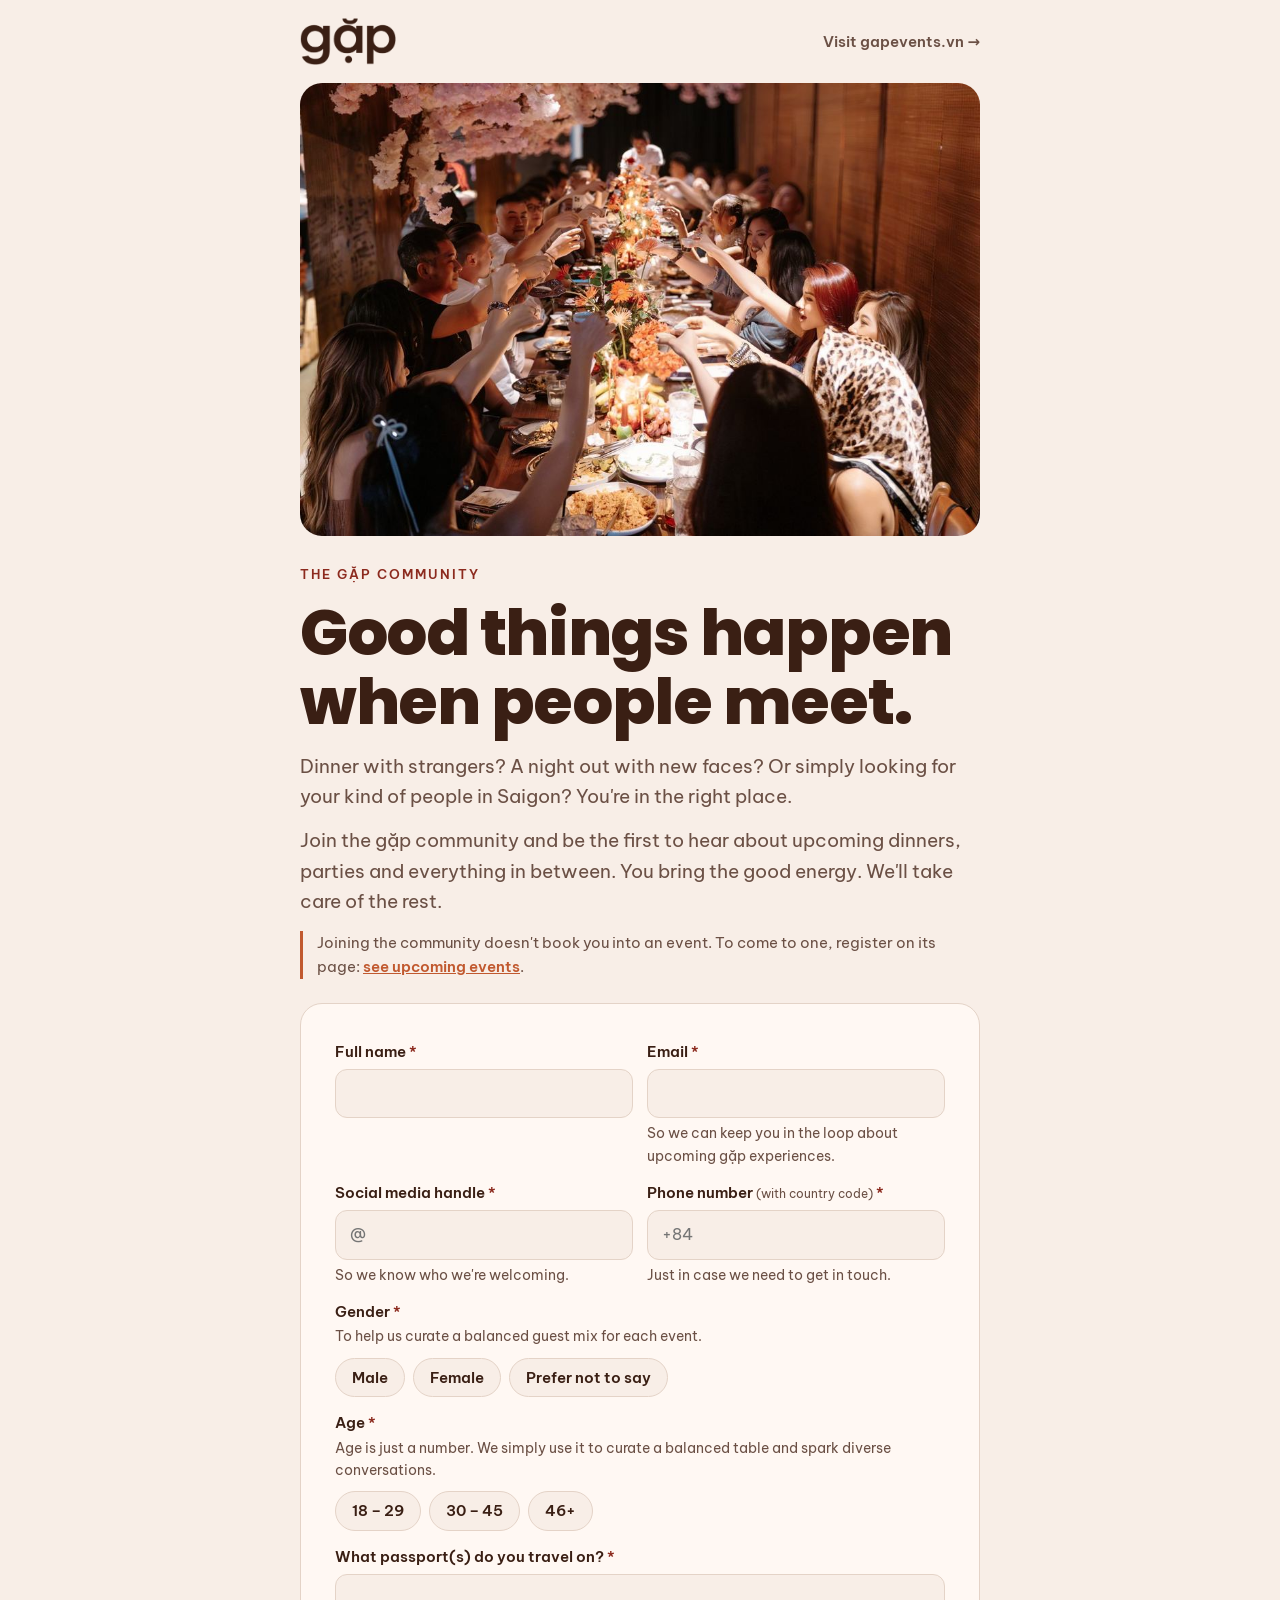
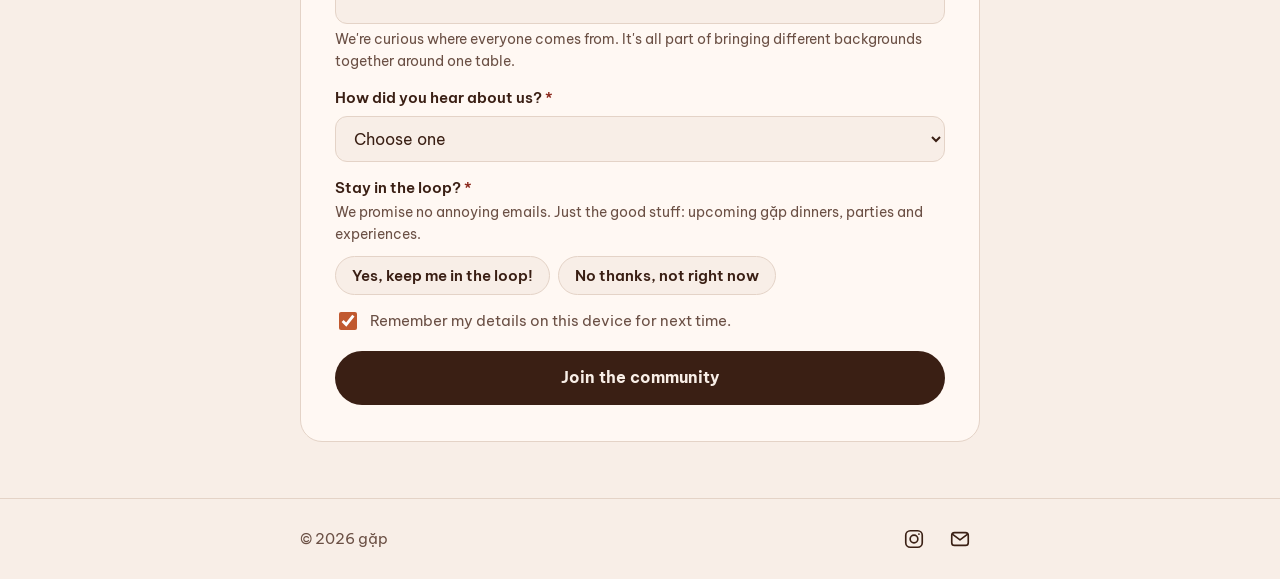
<file: community.html>
<!doctype html><html lang="en"><head><meta charset="utf-8"><meta name="viewport" content="width=device-width,initial-scale=1">
<title>Join the gặp community</title>
<meta name="description" content="Dinner with strangers, a night out with new faces, or your kind of people in Saigon. Join the gặp community and be the first to hear about upcoming dinners, parties and everything in between.">
<meta property="og:title" content="Join the gặp community">
<meta property="og:description" content="Be the first to hear about upcoming gặp dinners, parties and everything in between in Saigon.">
<meta property="og:image" content="https://gapevents.vn/images/hero-1000.jpg">
<meta property="og:url" content="https://gapevents.vn/community">
<meta name="twitter:card" content="summary_large_image">
<link rel="icon" type="image/png" href="/images/logo-espresso.png">
<link rel="preconnect" href="https://fonts.googleapis.com"><link rel="preconnect" href="https://fonts.gstatic.com" crossorigin>
<link rel="stylesheet" href="https://fonts.googleapis.com/css2?family=Be+Vietnam+Pro:wght@400;500;600;700&family=Poppins:wght@700;800&display=swap">
<link rel="stylesheet" href="/events/event.css">
<style>
#community .fields{align-items:start}
#community{display:grid;gap:18px}
.help{font-size:14px;color:var(--muted);margin-top:-2px}
.req{color:var(--lacquer)}
fieldset.f{border:0;margin:0;padding:0;min-width:0}
fieldset.f legend{font-weight:600;font-size:14.5px;padding:0;margin-bottom:4px}
.chips{display:flex;flex-wrap:wrap;gap:8px;margin-top:4px}
.chips label{position:relative;cursor:pointer}
.chips input{position:absolute;opacity:0;width:1px;height:1px}
.chips span{display:inline-block;border:1.5px solid var(--line);background:var(--bg);border-radius:999px;padding:9px 16px;font-size:15px;line-height:1.3;transition:border-color .15s,background .15s}
.chips input:checked + span{border-color:var(--terracotta);background:var(--terracotta);color:#fff;font-weight:600}
.chips input:focus-visible + span{outline:3px solid var(--terracotta);outline-offset:2px}
fieldset[aria-invalid=true] .chips span{border-color:var(--lacquer)}
.note{font-size:15px;color:var(--muted);border-left:3px solid var(--terracotta);padding-left:14px}
.note a{color:var(--terracotta);font-weight:600}
.done .row{display:flex;flex-wrap:wrap;gap:10px}
.btn.outline{background:transparent;color:var(--fg);border:1.5px solid var(--fg)}
footer{border-top:1px solid var(--line);font-size:14.5px;color:var(--muted)}footer .wrap{padding-block:20px;display:flex;justify-content:space-between;flex-wrap:wrap;gap:8px}
</style>
</head><body>
<header><div class="wrap"><a href="/" aria-label="gặp home"><img class="logo logo-dark" src="/images/logo-espresso.png" alt="gặp" width="96" height="47"><img class="logo logo-light" src="/images/logo-white.png" alt="gặp" width="96" height="47"></a><a class="back" href="/">Visit gapevents.vn →</a></div></header>

<main><div class="wrap">
  <img class="hero" src="/images/hero-1000.jpg" alt="A long table of guests raising their glasses over orange flowers and candles" width="1000" height="667">

  <section class="intro">
    <p class="label">The gặp community</p>
    <h1>Good things happen when people meet.</h1>
    <p class="say">Dinner with strangers? A night out with new faces? Or simply looking for your kind of people in Saigon? You're in the right place.</p>
    <p class="say">Join the gặp community and be the first to hear about upcoming dinners, parties and everything in between. You bring the good energy. We'll take care of the rest.</p>
    <p class="note">Joining the community doesn't book you into an event. To come to one, register on its page: <a href="/#events">see upcoming events</a>.</p>
  </section>

  <section class="card" id="join">
    <form id="community" novalidate data-remember>
      <div class="fields">
        <div class="f"><label for="name">Full name <span class="req">*</span></label><input id="name" name="name" autocomplete="name" required></div>
        <div class="f"><label for="email">Email <span class="req">*</span></label><input id="email" name="email" type="email" inputmode="email" autocomplete="email" required><p class="help">So we can keep you in the loop about upcoming gặp experiences.</p></div>
        <div class="f"><label for="handle">Social media handle <span class="req">*</span></label><input id="handle" name="handle" autocomplete="off" placeholder="@" required><p class="help">So we know who we're welcoming.</p></div>
        <div class="f"><label for="phone">Phone number <small>(with country code)</small> <span class="req">*</span></label><input id="phone" name="phone" type="tel" inputmode="tel" autocomplete="tel" placeholder="+84" required><p class="help">Just in case we need to get in touch.</p></div>

        <fieldset class="f full" data-name="gender"><legend>Gender <span class="req">*</span></legend><p class="help">To help us curate a balanced guest mix for each event.</p>
          <div class="chips"><label><input type="radio" name="gender" value="Male"><span>Male</span></label><label><input type="radio" name="gender" value="Female"><span>Female</span></label><label><input type="radio" name="gender" value="Prefer not to say"><span>Prefer not to say</span></label></div></fieldset>

        <fieldset class="f full" data-name="age"><legend>Age <span class="req">*</span></legend><p class="help">Age is just a number. We simply use it to curate a balanced table and spark diverse conversations.</p>
          <div class="chips"><label><input type="radio" name="age" value="18 - 29"><span>18 – 29</span></label><label><input type="radio" name="age" value="30 - 45"><span>30 – 45</span></label><label><input type="radio" name="age" value="46+"><span>46+</span></label></div></fieldset>

        <div class="f full"><label for="passport">What passport(s) do you travel on? <span class="req">*</span></label><input id="passport" name="passport" autocomplete="off"><p class="help">We're curious where everyone comes from. It's all part of bringing different backgrounds together around one table.</p></div>

        <div class="f full"><label for="heard">How did you hear about us? <span class="req">*</span></label>
          <select id="heard" name="heard"><option value="">Choose one</option><option>Instagram</option><option>A friend</option><option>Been to a gặp event</option><option>Facebook group</option><option>Google</option><option>Other</option></select>
          <input id="heard_other" name="heard_other" maxlength="60" placeholder="Tell us where" aria-label="Where did you hear about us?" hidden style="margin-top:8px"></div>

        <fieldset class="f full" data-name="loop"><legend>Stay in the loop? <span class="req">*</span></legend><p class="help">We promise no annoying emails. Just the good stuff: upcoming gặp dinners, parties and experiences.</p>
          <div class="chips"><label><input type="radio" name="loop" value="Yes, keep me in the loop!"><span>Yes, keep me in the loop!</span></label><label><input type="radio" name="loop" value="No thanks, not right now."><span>No thanks, not right now</span></label></div></fieldset>

        <label class="check full"><input type="checkbox" name="remember" checked> Remember my details on this device for next time.</label>
        <div class="hp" aria-hidden="true"><label>Leave this empty<input name="website" tabindex="-1" autocomplete="off"></label></div>
      </div>
      <p class="msg" role="status" aria-live="polite"></p>
      <button class="btn" type="submit">Join the community</button>
    </form>

    <div class="done" id="done" hidden>
      <h2></h2>
      <p class="say">You'll be the first to hear about our upcoming dinners, parties and everything in between. When you register for an event, we'll ask about dietary needs for that night.</p>
      <p class="note">Heads up: this doesn't book you into an event. To come to one, register on the event's page. Every event has its own sign-up.</p>
      <div class="row"><a class="btn" href="/#events">See upcoming events →</a><a class="btn outline" href="https://www.instagram.com/gap.vietnam/" target="_blank" rel="noopener">Follow @gap.vietnam</a></div>
    </div>
  </section>
</div></main>

<footer><div class="wrap"><span>© 2026 gặp</span><span class="social"><a href="https://www.instagram.com/gap.vietnam/" target="_blank" rel="noopener" aria-label="gặp on Instagram" title="Instagram"><svg viewBox="0 0 24 24" width="22" height="22" fill="none" stroke="currentColor" stroke-width="1.8" stroke-linecap="round" stroke-linejoin="round" aria-hidden="true"><rect x="3" y="3" width="18" height="18" rx="5"/><circle cx="12" cy="12" r="4.2"/><circle cx="17.4" cy="6.6" r="1" fill="currentColor" stroke="none"/></svg></a><a href="mailto:hello@gapevents.vn" aria-label="Email hello@gapevents.vn" title="hello@gapevents.vn"><svg viewBox="0 0 24 24" width="22" height="22" fill="none" stroke="currentColor" stroke-width="1.8" stroke-linecap="round" stroke-linejoin="round" aria-hidden="true"><rect x="3" y="5" width="18" height="14" rx="3"/><path d="m4 7 8 6 8-6"/></svg></a></span></div></footer>

<script src="/remember.js" defer></script>
<script>
(function () {
  // Same Apps Script web app as event sign-ups (events/register.js).
  var ENDPOINT = 'https://script.google.com/macros/s/AKfycbxToumw4CzZ4UJaQtzA8_IoGSJ6e_vCcGOzY5cpvYclGGWCqefQbbtDHKPlX1KiF1QT/exec';
  var form = document.getElementById('community'), msg = form.querySelector('.msg'), btn = form.querySelector('button[type=submit]');
  var label = btn.textContent, f = form.elements;

  function val(n) { var el = f[n]; return el ? String(el.value || '').trim() : ''; }
  function pick(n) { var c = form.querySelector('input[name="' + n + '"]:checked'); return c ? c.value : ''; }
  function fail(text, el) {
    msg.className = 'msg err'; msg.textContent = text;
    if (el) { el.setAttribute('aria-invalid', 'true'); (el.querySelector ? (el.querySelector('input') || el) : el).focus(); }
  }
  form.addEventListener('input', function (e) { e.target.removeAttribute('aria-invalid'); var fs = e.target.closest('fieldset'); if (fs) fs.removeAttribute('aria-invalid'); });
  f.heard.addEventListener('change', function () { var on = f.heard.value === 'Other'; f.heard_other.hidden = !on; if (on) f.heard_other.focus(); });
  function group(n) { return form.querySelector('fieldset[data-name="' + n + '"]'); }

  form.addEventListener('submit', function (e) {
    e.preventDefault(); msg.textContent = '';
    if (!val('name')) return fail('What should we call you?', f.name);
    if (!/^[^\s@]+@[^\s@]+\.[^\s@]+$/.test(val('email'))) return fail('That email looks a little off. Try again?', f.email);
    if (!val('handle').replace(/^@+/, '')) return fail('Add your social media handle so we know who we\'re welcoming.', f.handle);
    if (val('phone').replace(/\D/g, '').length < 8) return fail('We\'ll need a phone number, with country code.', f.phone);
    if (!pick('gender')) return fail('Pick an option for gender.', group('gender'));
    if (!pick('age')) return fail('Pick your age range.', group('age'));
    if (!val('passport')) return fail('Which passport(s) do you travel on?', f.passport);
    if (!val('heard')) return fail('Let us know how you heard about us.', f.heard);
    if (val('heard') === 'Other' && !val('heard_other')) return fail('Tell us where you heard about us.', f.heard_other);
    if (!pick('loop')) return fail('Let us know if you\'d like to stay in the loop.', group('loop'));

    btn.disabled = true; btn.textContent = 'Joining…';
    var data = {
      action: 'join', name: val('name'), email: val('email'), handle: val('handle'), phone: val('phone'),
      gender: pick('gender'), age: pick('age'), passport: val('passport'),
      heard: val('heard') === 'Other' ? 'Other: ' + val('heard_other') : val('heard'),
      loop: pick('loop'), website: val('website')
    };
    fetch(ENDPOINT, { method: 'POST', body: JSON.stringify(data) })
      .then(function (r) { return r.json(); })
      .then(function (d) {
        if (!d.ok) throw new Error(d.error);
        form.dispatchEvent(new Event('gap:saved'));
        var done = document.getElementById('done');
        done.querySelector('h2').textContent = 'Welcome to the gặp community, ' + data.name.split(' ')[0] + '!';
        form.hidden = true; done.hidden = false;
        document.getElementById('join').scrollIntoView({ behavior: 'smooth', block: 'start' });
      })
      .catch(function () {
        btn.disabled = false; btn.textContent = label;
        fail('Something went wrong on our end. Try again, or email hello@gapevents.vn and we\'ll sort you out.');
      });
  });
})();
</script>
</body></html>
</file>
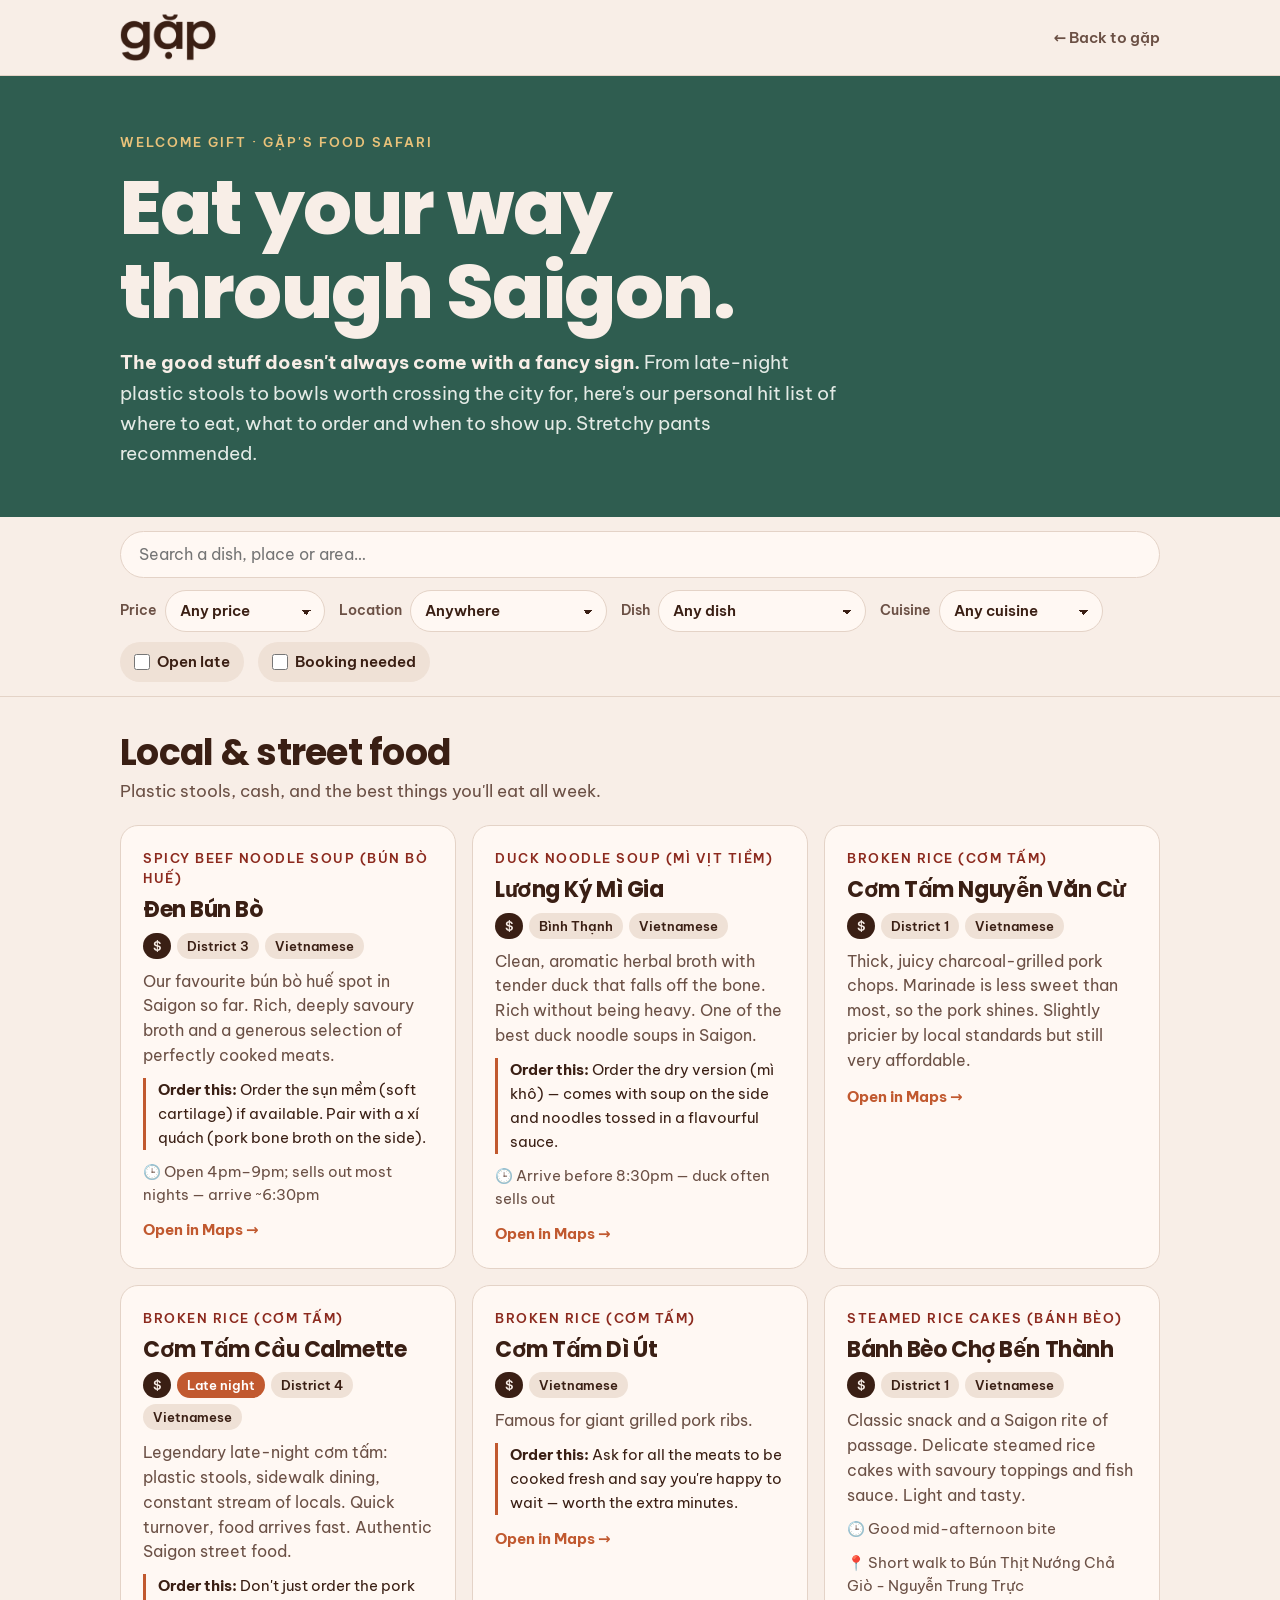
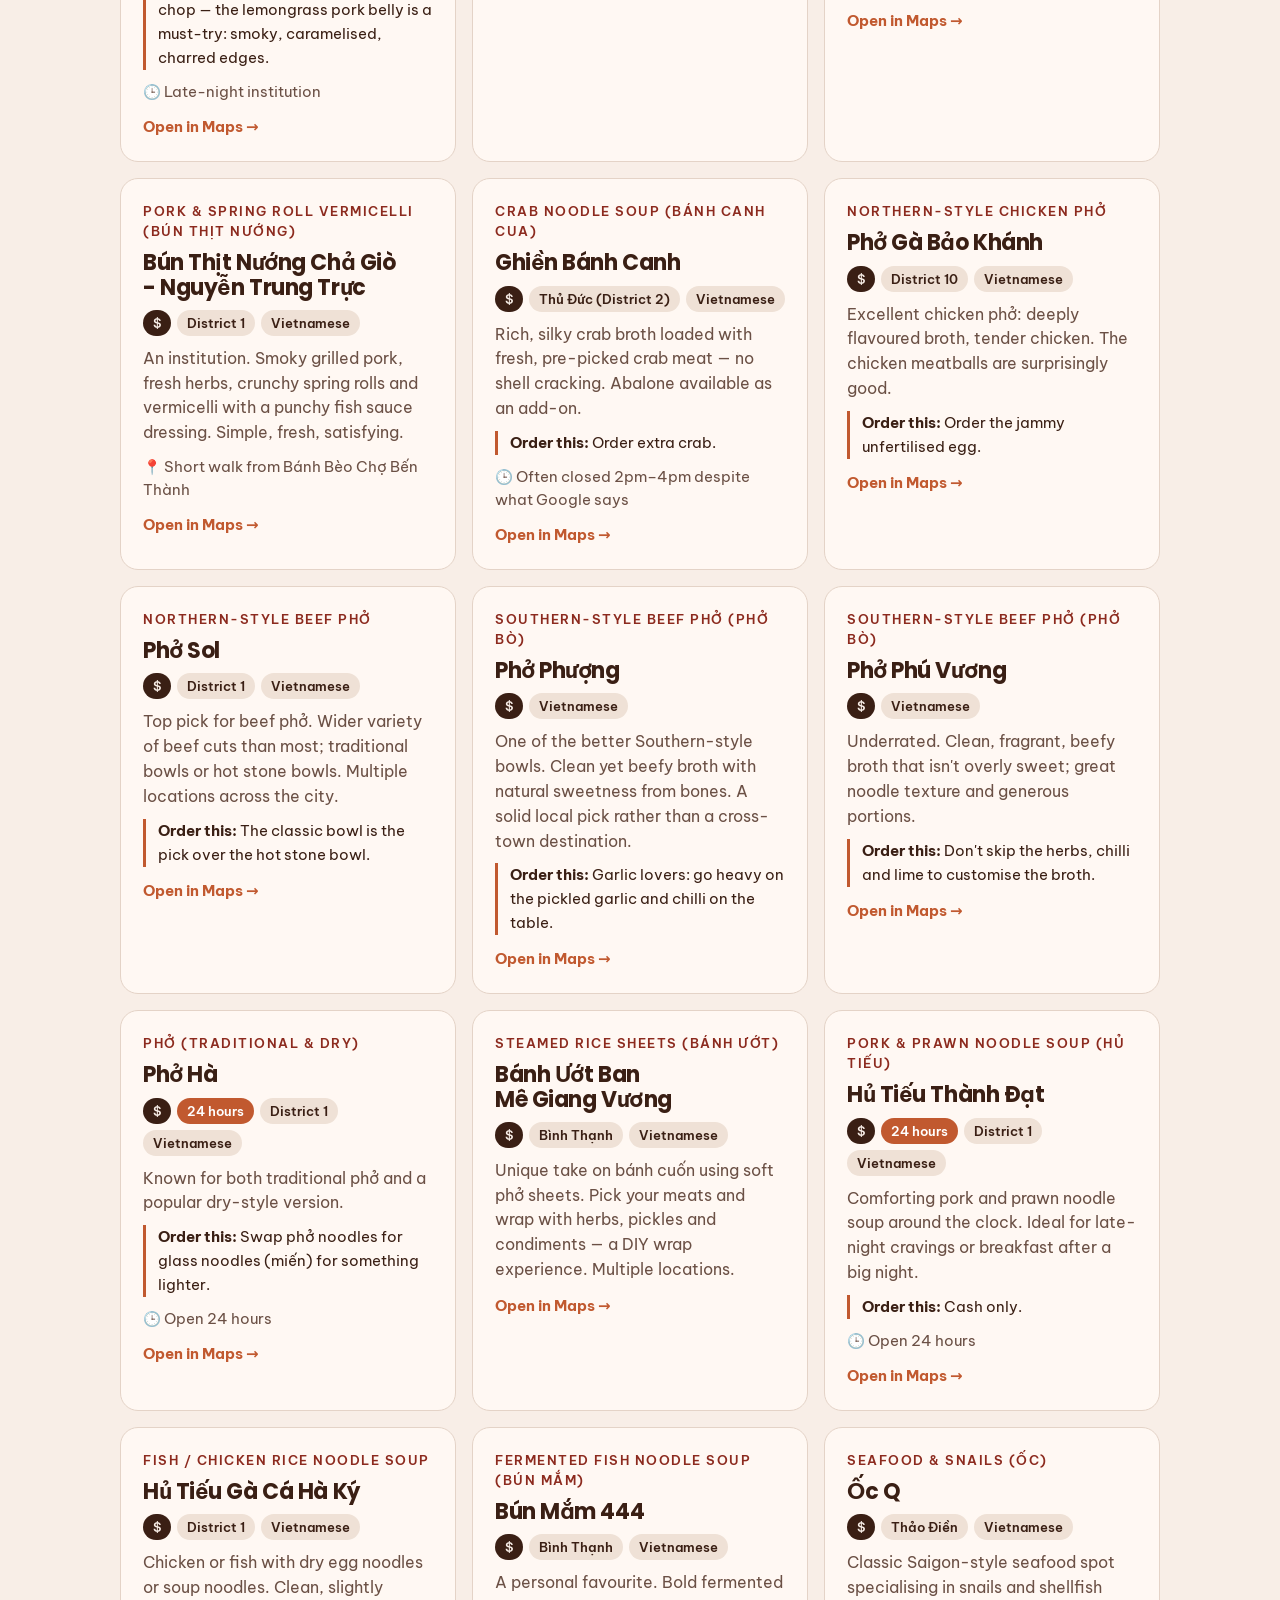
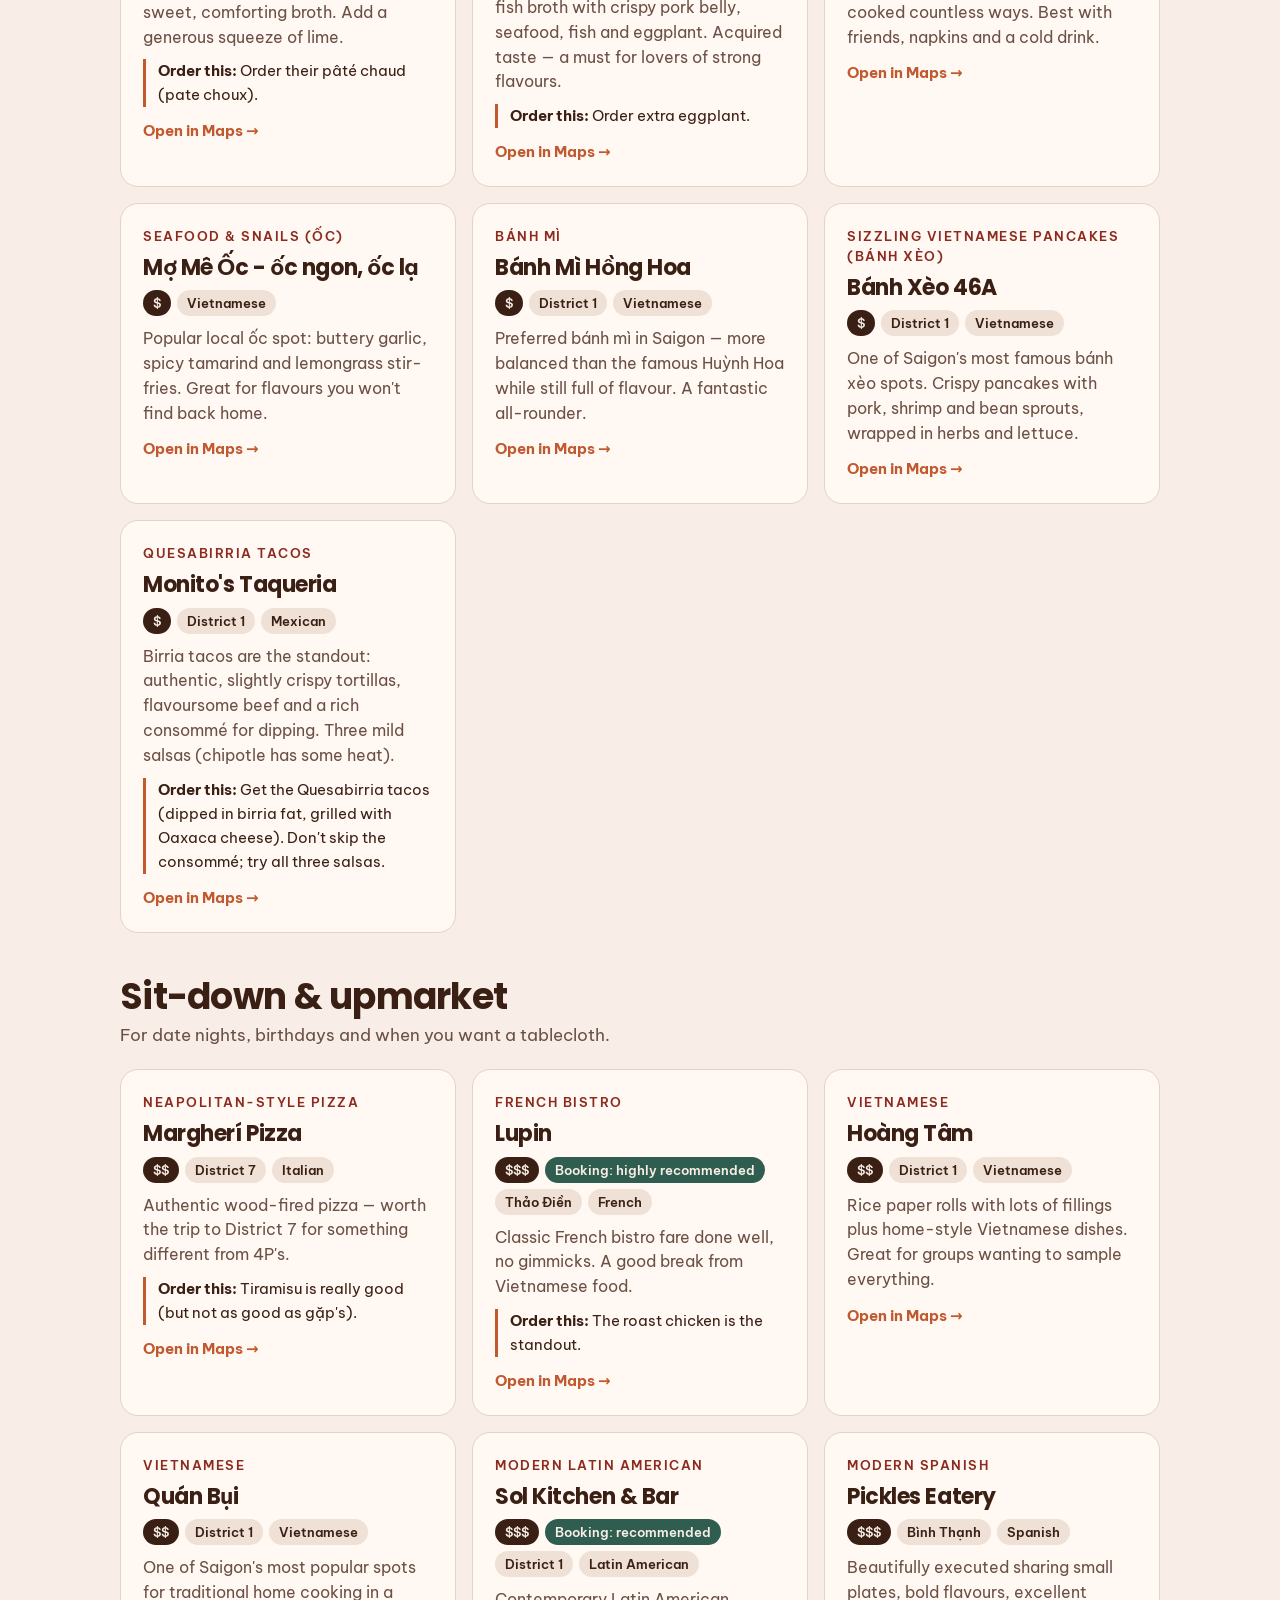
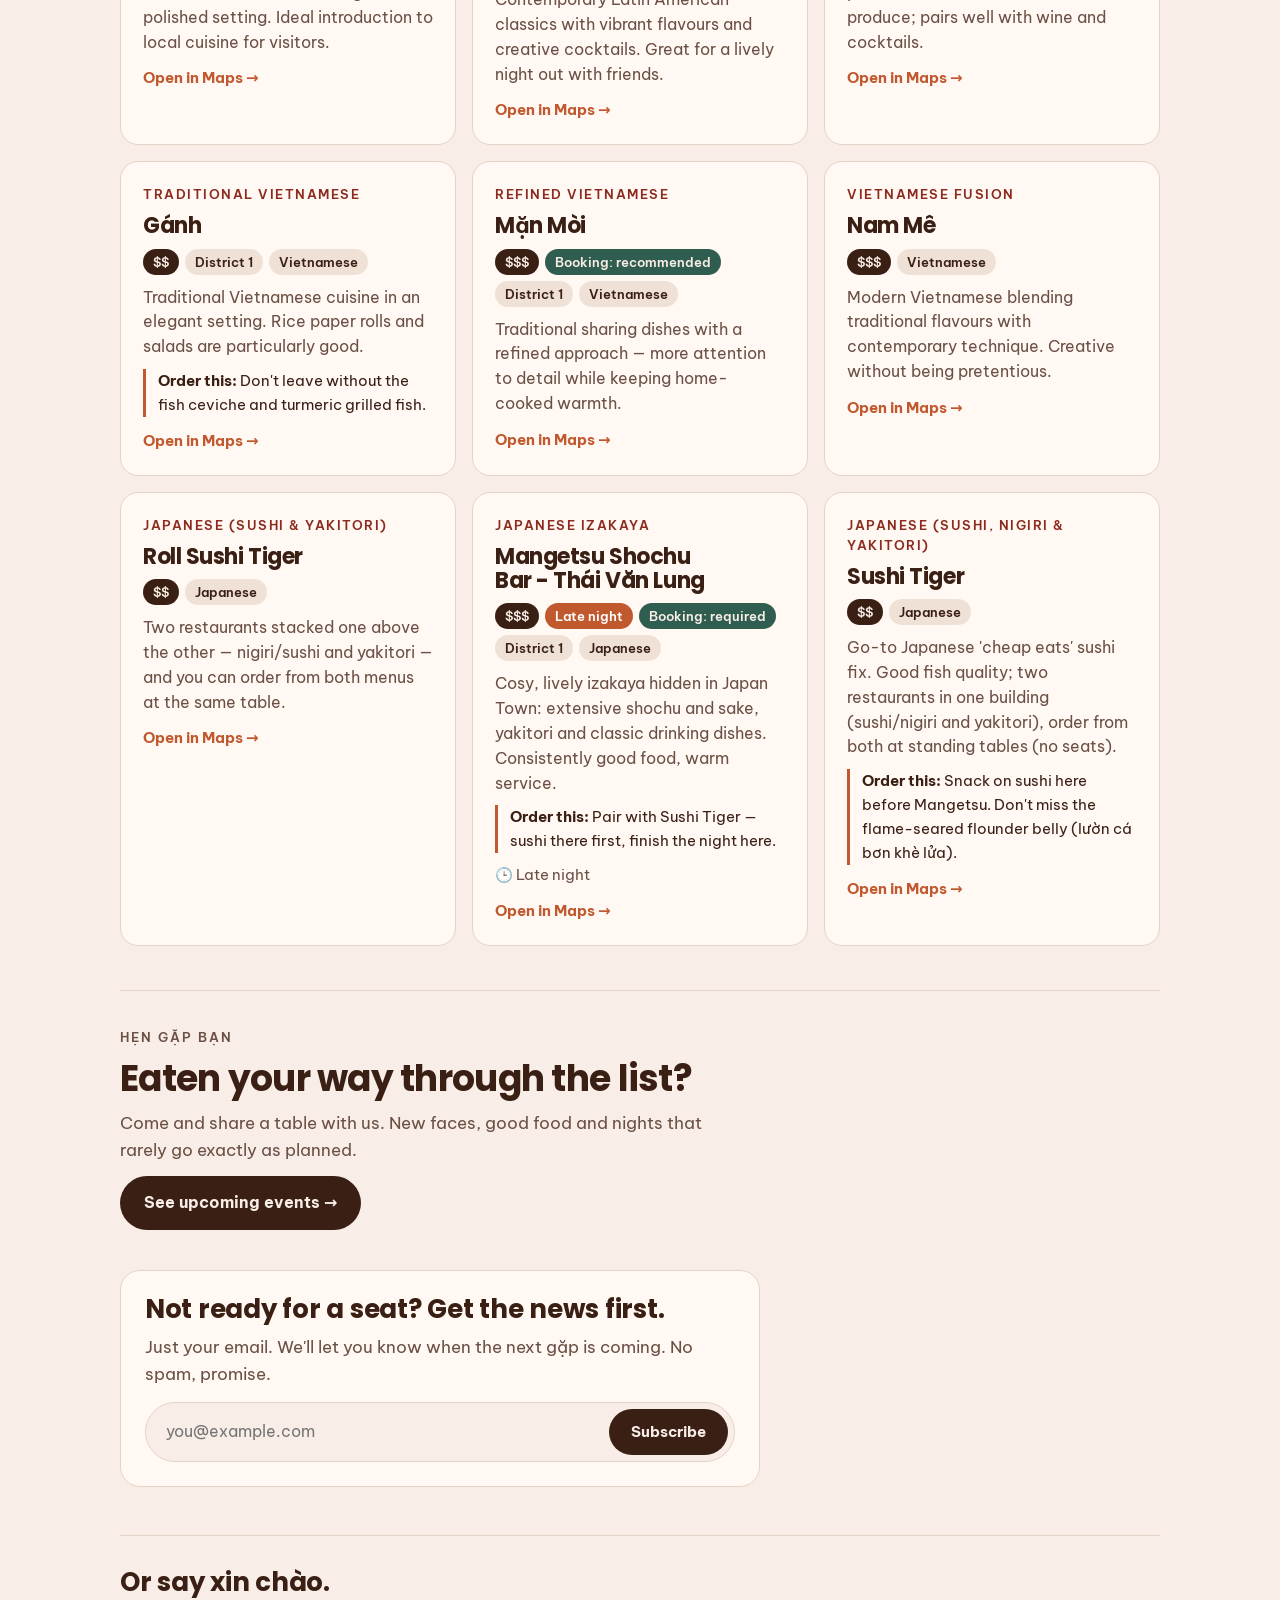
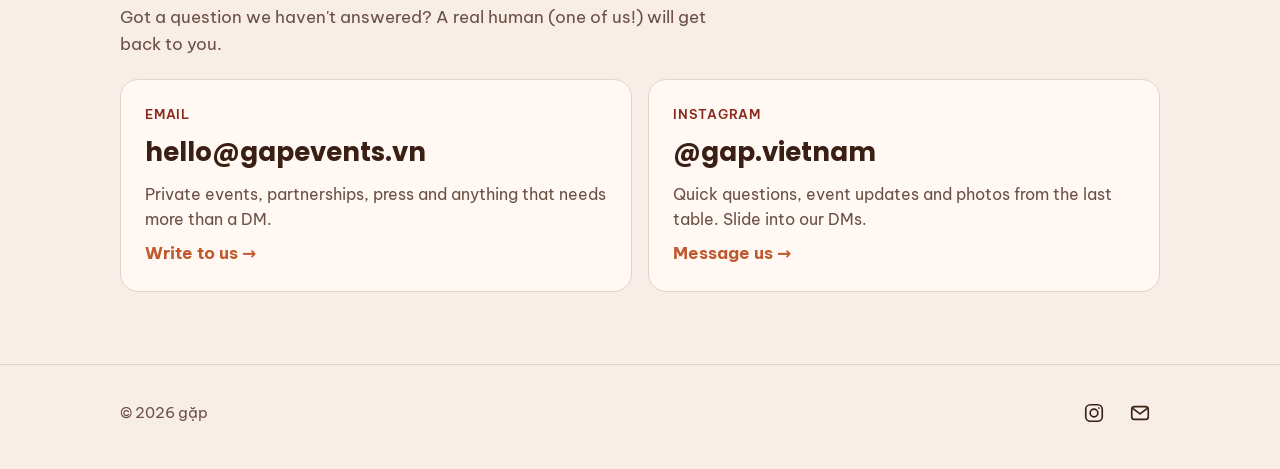
<file: food-safari.html>
<!doctype html><html lang="en"><head><meta charset="utf-8"><meta name="viewport" content="width=device-width,initial-scale=1"><link rel="icon" type="image/png" href="images/logo-espresso.png"><title>gặp's Food Safari — Eat your way through Saigon</title>
<meta name="description" content="gặp's Food Safari: our personal hit list of where to eat in Saigon, what to order and when to show up.">
<meta name="robots" content="noindex">
<link rel="preconnect" href="https://fonts.googleapis.com">
<link rel="preconnect" href="https://fonts.gstatic.com" crossorigin>
<link rel="stylesheet" href="https://fonts.googleapis.com/css2?family=Be+Vietnam+Pro:wght@400;500;600;700;800&family=Poppins:wght@600;700;800&display=swap">
<style>
:root{
  --espresso:#3A1F14; --cream:#F8EEE7; --terracotta:#C1592F; --lacquer:#8C2A1E; --ochre:#C08A2E; --jade:#2F5D50;
  --bg:var(--cream); --fg:var(--espresso); --muted:#6B5045; --line:#E4D3C7; --raise:#FFF8F3; --label:var(--lacquer);
  --chip:#EFE1D6; --display:"Poppins","Be Vietnam Pro",system-ui,sans-serif; --vn:"Be Vietnam Pro",system-ui,-apple-system,"Segoe UI",sans-serif;
}
@media (prefers-color-scheme:dark){:root:not([data-theme="light"]){
  --bg:#2B170F; --fg:var(--cream); --muted:#CDB8AA; --line:#4D3226; --raise:var(--espresso); --label:var(--ochre); --chip:#43291E; color-scheme:dark}}
:root[data-theme="dark"]{--bg:#2B170F; --fg:var(--cream); --muted:#CDB8AA; --line:#4D3226; --raise:var(--espresso); --label:var(--ochre); --chip:#43291E; color-scheme:dark}
*{box-sizing:border-box}
html{scroll-behavior:smooth}
body{background:var(--bg);color:var(--fg);font-family:var(--vn);font-size:17px;line-height:1.6;margin:0}
.wrap{max-width:1080px;margin:0 auto;padding-inline:20px}
a{color:inherit}
h1,h2,h3{font-family:var(--display);line-height:1.1;letter-spacing:-.02em;text-wrap:balance;margin:0}
p{margin:0}
.label{font-weight:600;font-size:12.5px;letter-spacing:.16em;text-transform:uppercase;color:var(--label)}
.logo{display:block;height:auto;width:96px}
.logo-light{display:none}
@media (prefers-color-scheme:dark){:root:not([data-theme="light"]) .logo-dark{display:none}:root:not([data-theme="light"]) .logo-light{display:block}}
nav{border-bottom:1px solid var(--line)}
nav .wrap{display:flex;align-items:center;justify-content:space-between;gap:16px;padding-block:14px}
nav a.back{font-weight:600;font-size:15px;color:var(--muted);text-decoration:none}
nav a.back:hover{color:var(--fg)}

.hero{background:var(--jade);color:var(--cream)}
.hero .wrap{padding-block:56px 48px;display:grid;gap:14px}
.hero .label{color:#E9C27A}
.hero h1{font-size:clamp(40px,7vw,76px);font-weight:800;max-width:14ch}
.hero p:not(.label){font-size:19px;max-width:56ch;color:#E3EAE5}
.hero p b{color:var(--cream)}

.tools{position:sticky;top:0;z-index:5;background:var(--bg);border-bottom:1px solid var(--line)}
.tools .wrap{display:flex;flex-wrap:wrap;gap:10px;align-items:center;padding-block:14px}
.tools .wrap{display:grid;gap:12px;padding-block:14px}
.bar{display:flex;gap:10px;min-width:0}
.bar .search{width:0}
.search{flex:1 1 auto;min-width:0;font:inherit;font-size:15.5px;color:var(--fg);background:var(--raise);border:1.5px solid var(--line);border-radius:999px;padding:10px 18px}
.search:focus{outline:none;border-color:var(--terracotta)}
.fbtn{all:unset;box-sizing:border-box;cursor:pointer;padding:10px 18px;border-radius:999px;background:var(--fg);color:var(--bg);font-weight:700;font-size:15px;display:none}
.fpanel{display:flex;flex-wrap:wrap;gap:10px 14px;align-items:center}
.sel{display:flex;align-items:center;gap:8px;font-size:14px;font-weight:600;color:var(--muted)}
.sel select{font:inherit;font-size:15px;font-weight:600;color:var(--fg);background:var(--raise);border:1.5px solid var(--line);border-radius:999px;padding:8px 34px 8px 14px;appearance:none;background-image:linear-gradient(45deg,transparent 50%,currentColor 50%),linear-gradient(135deg,currentColor 50%,transparent 50%);background-position:calc(100% - 18px) 55%,calc(100% - 13px) 55%;background-size:5px 5px;background-repeat:no-repeat;cursor:pointer}
.sel select:focus{outline:none;border-color:var(--terracotta)}
.sel select.on{border-color:var(--fg)}
.tog{display:flex;align-items:center;gap:7px;font-weight:600;font-size:15px;cursor:pointer;padding:8px 14px;border-radius:999px;background:var(--chip)}
.tog input{accent-color:var(--terracotta);width:16px;height:16px;margin:0}
.clear{all:unset;cursor:pointer;font-weight:700;font-size:14.5px;color:var(--terracotta);text-decoration:underline;text-underline-offset:3px}
.clear[hidden]{display:none}
.fbtn{flex:0 0 auto}
.fbtn:focus-visible,.clear:focus-visible{outline:3px solid var(--terracotta);outline-offset:2px}
@media (max-width:759px){
  .fbtn{display:inline-flex;gap:6px}
  .fpanel{display:none;flex-direction:column;align-items:stretch}
  .fpanel.open{display:flex}
  .sel{justify-content:space-between;min-width:0}.sel select{flex:0 1 62%;min-width:0;width:62%}.tog{justify-content:flex-start}
}
.tag.price{background:var(--fg);color:var(--bg)}
main .wrap{padding-block:36px 72px;display:grid;gap:44px}
.group h2{font-size:clamp(26px,3.6vw,36px);font-weight:700;margin-bottom:6px}
.group > p{color:var(--muted);margin-bottom:20px}
.cards{display:grid;gap:16px;grid-template-columns:repeat(auto-fill,minmax(min(320px,100%),1fr))}
.card{background:var(--raise);border:1px solid var(--line);border-radius:18px;padding:22px;display:grid;gap:10px;align-content:start}
.card .top{display:flex;justify-content:space-between;gap:10px;align-items:baseline}
.card .dish{font-size:12.5px;letter-spacing:.12em;text-transform:uppercase;color:var(--label);font-weight:600}
.card h3{font-size:22px;font-weight:700}
.card .what{color:var(--muted);font-size:15.5px}
.card .tip{font-size:15px;border-left:3px solid var(--terracotta);padding-left:12px}
.card .tip b{font-weight:700}
.meta{display:flex;flex-wrap:wrap;gap:6px}
.tag{font-size:12.5px;font-weight:600;padding:3px 10px;border-radius:999px;background:var(--chip);color:var(--fg)}
.tag.hot{background:var(--terracotta);color:#fff}
.tag.book{background:var(--jade);color:var(--cream)}
.when{font-size:14.5px;color:var(--muted)}
.map{justify-self:start;font-weight:700;color:var(--terracotta);text-decoration:none;font-size:15px;margin-top:2px}
.map:hover{text-decoration:underline}
.empty{color:var(--muted);text-align:center;padding:40px 0}
.outro{border-top:1px solid var(--line);padding-top:36px;display:grid;gap:12px;justify-items:start}
.outro h2{font-size:clamp(26px,3.6vw,36px)}
.outro p{color:var(--muted);max-width:56ch}
.btn{display:inline-flex;align-items:center;gap:.5em;background:var(--fg);color:var(--bg);text-decoration:none;font-weight:700;font-size:16px;padding:14px 24px;border-radius:999px}
.sub{margin-top:28px;width:100%;max-width:640px;display:grid;gap:10px;background:var(--raise);border:1px solid var(--line);border-radius:20px;padding:24px}
.sub h3,.say-hi h3{font-family:var(--display);font-weight:700;font-size:clamp(20px,2.6vw,26px);letter-spacing:-.01em}
.sub p,.say-hi > p{color:var(--muted)}
.subrow{display:flex;gap:6px;background:var(--bg);border:1.5px solid var(--line);border-radius:999px;padding:6px;margin-top:4px}
.subrow:focus-within{border-color:var(--terracotta)}
.subrow input{flex:1 1 auto;min-width:0;font:inherit;font-size:16px;color:var(--fg);background:transparent;border:0;padding:10px 14px}
.subrow input:focus{outline:none}
.subrow .btn{border:0;cursor:pointer;font-family:inherit;padding:12px 22px;font-size:15px;white-space:nowrap}
@media (max-width:440px){.subrow{flex-wrap:wrap;border-radius:24px}.subrow input{flex-basis:100%}.subrow .btn{flex:1;justify-content:center}}
.submsg{font-weight:600;color:var(--fg)!important}.submsg:empty{display:none}.submsg.err{color:var(--lacquer)!important}
.sr{position:absolute;width:1px;height:1px;overflow:hidden;clip:rect(0 0 0 0);white-space:nowrap}
.say-hi{margin-top:36px;padding-top:32px;border-top:1px solid var(--line);width:100%;display:grid;gap:8px}
.contacts{display:grid;gap:16px;grid-template-columns:repeat(auto-fit,minmax(min(300px,100%),1fr));margin-top:12px}
.contact{background:var(--raise);border:1px solid var(--line);border-radius:18px;padding:24px;display:grid;gap:8px;text-decoration:none;color:var(--fg);transition:transform .15s ease,border-color .15s ease}
.contact:hover{transform:translateY(-2px);border-color:var(--terracotta)}
.contact .meta{font-size:13px;font-weight:600;letter-spacing:.06em;text-transform:uppercase;color:var(--label)}
.contact h4{font-family:var(--display);font-size:clamp(20px,2.6vw,26px);margin:0;overflow-wrap:anywhere}
.contact p:not(.meta){color:var(--muted);font-size:15.5px}
.contact .go{font-weight:700;color:var(--terracotta)}
footer{border-top:1px solid var(--line);padding-block:28px 36px;font-size:15px;color:var(--muted)}
footer .wrap{display:flex;flex-wrap:wrap;gap:12px 28px;justify-content:space-between;align-items:center}

.social{display:flex;gap:6px;align-items:center}.social a{display:grid;place-items:center;width:40px;height:40px;border-radius:50%;color:var(--fg);transition:background .15s}.social a:hover{background:var(--raise)}.social a:focus-visible{outline:3px solid var(--terracotta);outline-offset:2px}
</style>

</head><body><nav>
  <div class="wrap">
    <a href="/" aria-label="gặp home"><img class="logo logo-dark" src="images/logo-espresso.png" alt="gặp" width="96" height="47"><img class="logo logo-light" src="images/logo-white.png" alt="gặp" width="96" height="47"></a>
    <a class="back" href="/">← Back to gặp</a>
  </div>
</nav>

<header class="hero">
  <div class="wrap">
    <p class="label">Welcome gift · gặp's Food Safari</p>
    <h1>Eat your way through Saigon.</h1>
    <p><b>The good stuff doesn't always come with a fancy sign.</b> From late-night plastic stools to bowls worth crossing the city for, here's our personal hit list of where to eat, what to order and when to show up. Stretchy pants recommended.</p>
  </div>
</header>

<div class="tools" role="search">
  <div class="wrap">
    <div class="bar">
      <input class="search" id="q" type="search" placeholder="Search a dish, place or area…" aria-label="Search the guide">
      <button class="fbtn" id="fbtn" type="button" aria-expanded="false" aria-controls="fpanel">Filters <span id="fcount"></span></button>
    </div>
    <div class="fpanel" id="fpanel">
      <label class="sel"><span>Price</span><select id="fPrice"><option value="">Any price</option><option value="1">$ · Cheap eats</option><option value="2">$$ · Mid-range</option><option value="3">$$$ · Splurge</option></select></label>
      <label class="sel"><span>Location</span><select id="fLoc"><option value="">Anywhere</option></select></label>
      <label class="sel"><span>Dish</span><select id="fDish"><option value="">Any dish</option></select></label>
      <label class="sel"><span>Cuisine</span><select id="fCui"><option value="">Any cuisine</option></select></label>
      <label class="tog"><input type="checkbox" id="fLate"> Open late</label>
      <label class="tog"><input type="checkbox" id="fBook"> Booking needed</label>
      <button class="clear" id="fClear" type="button" hidden>Clear all</button>
    </div>
  </div>
</div>

<main>
  <div class="wrap">
    <section class="group" id="g-street"><h2>Local &amp; street food</h2><p>Plastic stools, cash, and the best things you'll eat all week.</p><div class="cards"></div></section>
    <section class="group" id="g-up"><h2>Sit-down &amp; upmarket</h2><p>For date nights, birthdays and when you want a tablecloth.</p><div class="cards"></div></section>
    <p class="empty" id="empty" hidden>Nothing matches those filters. Try loosening them up?</p>
    <div class="outro">
      <p class="label">Hẹn gặp bạn</p>
      <h2>Eaten your way through the list?</h2>
      <p>Come and share a table with us. New faces, good food and nights that rarely go exactly as planned.</p>
      <a class="btn" href="/#events">See upcoming events →</a>
      <form class="sub subform" novalidate data-done="You're on the list. Hẹn gặp bạn soon!">
        <h3>Not ready for a seat? Get the news first.</h3>
        <p>Just your email. We'll let you know when the next gặp is coming. No spam, promise.</p>
        <div class="subrow">
          <label class="sr" for="subEmail">Email address</label>
          <input id="subEmail" type="email" inputmode="email" autocomplete="email" placeholder="you@example.com" required>
          <button class="btn" type="submit">Subscribe</button>
        </div>
        <p class="submsg" role="status" aria-live="polite"></p>
      </form>
      <div class="say-hi">
        <h3>Or say xin chào.</h3>
        <p>Got a question we haven't answered? A real human (one of us!) will get back to you.</p>
        <div class="contacts">
          <a class="contact" href="mailto:hello@gapevents.vn"><p class="meta">Email</p><h4>hello@gapevents.vn</h4><p>Private events, partnerships, press and anything that needs more than a DM.</p><span class="go">Write to us →</span></a>
          <a class="contact" href="https://www.instagram.com/gap.vietnam/" target="_blank" rel="noopener"><p class="meta">Instagram</p><h4>@gap.vietnam</h4><p>Quick questions, event updates and photos from the last table. Slide into our DMs.</p><span class="go">Message us →</span></a>
        </div>
      </div>
    </div>
  </div>
</main>

<footer>
  <div class="wrap">
    <span>© 2026 gặp</span>
    <span class="social"><a href="https://www.instagram.com/gap.vietnam/" target="_blank" rel="noopener" aria-label="gặp on Instagram" title="Instagram"><svg viewBox="0 0 24 24" width="22" height="22" fill="none" stroke="currentColor" stroke-width="1.8" stroke-linecap="round" stroke-linejoin="round" aria-hidden="true"><rect x="3" y="3" width="18" height="18" rx="5"/><circle cx="12" cy="12" r="4.2"/><circle cx="17.4" cy="6.6" r="1" fill="currentColor" stroke="none"/></svg></a><a href="mailto:hello@gapevents.vn" aria-label="Email hello@gapevents.vn" title="hello@gapevents.vn"><svg viewBox="0 0 24 24" width="22" height="22" fill="none" stroke="currentColor" stroke-width="1.8" stroke-linecap="round" stroke-linejoin="round" aria-hidden="true"><rect x="3" y="5" width="18" height="14" rx="3"/><path d="m4 7 8 6 8-6"/></svg></a></span>
  </div>
</footer>

<script>
(function(){
  var DATA=[{"n": "Đen Bún Bò", "s": "street", "t": "Noodle soup", "d": "Spicy Beef Noodle Soup (Bún Bò Huế)", "a": "Xuan Hoa", "h": "Open 4pm–9pm; sells out most nights — arrive ~6:30pm", "l": "", "r": "", "w": "Our favourite bún bò huế spot in Saigon so far. Rich, deeply savoury broth and a generous selection of perfectly cooked meats.", "tip": "Order the sụn mềm (soft cartilage) if available. Pair with a xí quách (pork bone broth on the side).", "note": "", "m": "https://maps.app.goo.gl/nK9kmRtbxvBtUqZn7", "loc": "District 3", "c": "Vietnamese", "p": 1, "dt": "Noodle soup"}, {"n": "Lương Ký Mì Gia", "s": "street", "t": "Noodle soup", "d": "Duck Noodle Soup (Mì Vịt Tiềm)", "a": "Thanh My Tay", "h": "Arrive before 8:30pm — duck often sells out", "l": "", "r": "", "w": "Clean, aromatic herbal broth with tender duck that falls off the bone. Rich without being heavy. One of the best duck noodle soups in Saigon.", "tip": "Order the dry version (mì khô) — comes with soup on the side and noodles tossed in a flavourful sauce.", "note": "", "m": "https://www.google.com/maps/search/?api=1&query=L%C6%B0%C6%A1ng%20K%C3%BD%20M%C3%AC%20Gia%20Thanh%20My%20Tay%20Ho%20Chi%20Minh%20City", "loc": "Bình Thạnh", "c": "Vietnamese", "p": 1, "dt": "Noodle soup"}, {"n": "Cơm Tấm Nguyễn Văn Cừ", "s": "street", "t": "Broken rice", "d": "Broken Rice (Cơm Tấm)", "a": "Cau Ong Lanh", "h": "", "l": "", "r": "", "w": "Thick, juicy charcoal-grilled pork chops. Marinade is less sweet than most, so the pork shines. Slightly pricier by local standards but still very affordable.", "tip": "", "note": "", "m": "https://www.google.com/maps/search/?api=1&query=C%C6%A1m%20t%E1%BA%A5m%20Nguy%E1%BB%85n%20V%C4%83n%20C%E1%BB%AB%20Cau%20Ong%20Lanh%20Ho%20Chi%20Minh%20City", "loc": "District 1", "c": "Vietnamese", "p": 1, "dt": "Rice"}, {"n": "Cơm Tấm Cầu Calmette", "s": "street", "t": "Broken rice", "d": "Broken Rice (Cơm Tấm)", "a": "Khanh Hoi", "h": "Late-night institution", "l": "Late night", "r": "", "w": "Legendary late-night cơm tấm: plastic stools, sidewalk dining, constant stream of locals. Quick turnover, food arrives fast. Authentic Saigon street food.", "tip": "Don't just order the pork chop — the lemongrass pork belly is a must-try: smoky, caramelised, charred edges.", "note": "", "m": "https://www.google.com/maps/search/?api=1&query=C%C6%A1m%20T%E1%BA%A5m%20c%E1%BA%A7u%20Calmette%20Khanh%20Hoi%20Ho%20Chi%20Minh%20City", "loc": "District 4", "c": "Vietnamese", "p": 1, "dt": "Rice"}, {"n": "Cơm Tấm Dì Út", "s": "street", "t": "Broken rice", "d": "Broken Rice (Cơm Tấm)", "a": "", "h": "", "l": "", "r": "", "w": "Famous for giant grilled pork ribs.", "tip": "Ask for all the meats to be cooked fresh and say you're happy to wait — worth the extra minutes.", "note": "", "m": "https://www.google.com/maps/search/?api=1&query=C%C6%A1m%20T%E1%BA%A5m%20D%C3%AC%20%C3%9At%20Ho%20Chi%20Minh%20City", "loc": "", "c": "Vietnamese", "p": 1, "dt": "Rice"}, {"n": "Bánh Bèo Chợ Bến Thành", "s": "street", "t": "Snack", "d": "Steamed Rice Cakes (Bánh Bèo)", "a": "Ben Thanh", "h": "Good mid-afternoon bite", "l": "", "r": "", "w": "Classic snack and a Saigon rite of passage. Delicate steamed rice cakes with savoury toppings and fish sauce. Light and tasty.", "tip": "", "note": "Short walk to Bún Thịt Nướng Chả Giò - Nguyễn Trung Trực", "m": "https://www.google.com/maps/search/?api=1&query=B%C3%A1nh%20B%C3%A8o%20Ch%E1%BB%A3%20B%E1%BA%BFn%20Th%C3%A0nh%20Ho%20Chi%20Minh%20City", "loc": "District 1", "c": "Vietnamese", "p": 1, "dt": "Snacks"}, {"n": "Bún Thịt Nướng Chả Giò - Nguyễn Trung Trực", "s": "street", "t": "Noodles (dry)", "d": "Pork & Spring Roll Vermicelli (Bún Thịt Nướng)", "a": "Ben Thanh", "h": "", "l": "", "r": "", "w": "An institution. Smoky grilled pork, fresh herbs, crunchy spring rolls and vermicelli with a punchy fish sauce dressing. Simple, fresh, satisfying.", "tip": "", "note": "Short walk from Bánh Bèo Chợ Bến Thành", "m": "https://www.google.com/maps/search/?api=1&query=B%C3%BAn%20Th%E1%BB%8Bt%20N%C6%B0%E1%BB%9Bng%20Ch%E1%BA%A3%20Gi%C3%B2%20Nguy%E1%BB%85n%20Trung%20Tr%E1%BB%B1c%20Ho%20Chi%20Minh%20City", "loc": "District 1", "c": "Vietnamese", "p": 1, "dt": "Dry noodles"}, {"n": "Ghiền Bánh Canh", "s": "street", "t": "Noodle soup", "d": "Crab Noodle Soup (Bánh Canh Cua)", "a": "Binh Trung", "h": "Often closed 2pm–4pm despite what Google says", "l": "", "r": "", "w": "Rich, silky crab broth loaded with fresh, pre-picked crab meat — no shell cracking. Abalone available as an add-on.", "tip": "Order extra crab.", "note": "", "m": "https://www.google.com/maps/search/?api=1&query=Ghi%E1%BB%81n%20B%C3%A1nh%20Canh%20Binh%20Trung%20Ho%20Chi%20Minh%20City", "loc": "Thủ Đức (District 2)", "c": "Vietnamese", "p": 1, "dt": "Noodle soup"}, {"n": "Phở Gà Bảo Khánh", "s": "street", "t": "Phở", "d": "Northern-Style Chicken Phở", "a": "Hoa Hung", "h": "", "l": "", "r": "", "w": "Excellent chicken phở: deeply flavoured broth, tender chicken. The chicken meatballs are surprisingly good.", "tip": "Order the jammy unfertilised egg.", "note": "", "m": "https://www.google.com/maps/search/?api=1&query=Ph%E1%BB%9F%20G%C3%A0%20B%E1%BA%A3o%20Kh%C3%A1nh%20Hoa%20Hung%20Ho%20Chi%20Minh%20City", "loc": "District 10", "c": "Vietnamese", "p": 1, "dt": "Noodle soup"}, {"n": "Phở Sol", "s": "street", "t": "Phở", "d": "Northern-Style Beef Phở", "a": "Sai Gon", "h": "", "l": "", "r": "", "w": "Top pick for beef phở. Wider variety of beef cuts than most; traditional bowls or hot stone bowls. Multiple locations across the city.", "tip": "The classic bowl is the pick over the hot stone bowl.", "note": "", "m": "https://www.google.com/maps/search/?api=1&query=Ph%E1%BB%9F%20SOL%20H%E1%BA%A3i%20Tri%E1%BB%81u%20Ho%20Chi%20Minh%20City", "loc": "District 1", "c": "Vietnamese", "p": 1, "dt": "Noodle soup"}, {"n": "Phở Phượng", "s": "street", "t": "Phở", "d": "Southern-Style Beef Phở (Phở Bò)", "a": "", "h": "", "l": "", "r": "", "w": "One of the better Southern-style bowls. Clean yet beefy broth with natural sweetness from bones. A solid local pick rather than a cross-town destination.", "tip": "Garlic lovers: go heavy on the pickled garlic and chilli on the table.", "note": "", "m": "https://www.google.com/maps/search/?api=1&query=Ph%E1%BB%9F%20Ph%C6%B0%E1%BB%A3ng%20Ho%20Chi%20Minh%20City", "loc": "", "c": "Vietnamese", "p": 1, "dt": "Noodle soup"}, {"n": "Phở Phú Vương", "s": "street", "t": "Phở", "d": "Southern-Style Beef Phở (Phở Bò)", "a": "", "h": "", "l": "", "r": "", "w": "Underrated. Clean, fragrant, beefy broth that isn't overly sweet; great noodle texture and generous portions.", "tip": "Don't skip the herbs, chilli and lime to customise the broth.", "note": "", "m": "https://www.google.com/maps/search/?api=1&query=Ph%E1%BB%9F%20Ph%C3%BA%20V%C6%B0%C6%A1ng%20Ho%20Chi%20Minh%20City", "loc": "", "c": "Vietnamese", "p": 1, "dt": "Noodle soup"}, {"n": "Phở Hà", "s": "street", "t": "Phở", "d": "Phở (traditional & dry)", "a": "Sai Gon", "h": "Open 24 hours", "l": "24 hours", "r": "", "w": "Known for both traditional phở and a popular dry-style version.", "tip": "Swap phở noodles for glass noodles (miến) for something lighter.", "note": "", "m": "https://www.google.com/maps/search/?api=1&query=PH%E1%BB%9E%20H%C3%80%20Sai%20Gon%20Ho%20Chi%20Minh%20City", "loc": "District 1", "c": "Vietnamese", "p": 1, "dt": "Noodle soup"}, {"n": "Bánh Ướt Ban Mê Giang Vương", "s": "street", "t": "Rice sheets / wraps", "d": "Steamed Rice Sheets (Bánh Ướt)", "a": "Vũ Huy Tấn branch", "h": "", "l": "", "r": "", "w": "Unique take on bánh cuốn using soft phở sheets. Pick your meats and wrap with herbs, pickles and condiments — a DIY wrap experience. Multiple locations.", "tip": "", "note": "", "m": "https://www.google.com/maps/search/?api=1&query=B%C3%A1nh%20%C6%AF%E1%BB%9Bt%20Ban%20M%C3%AA%20Giang%20V%C6%B0%C6%A1ng%20V%C5%A9%20Huy%20T%E1%BA%A5n%20Ho%20Chi%20Minh%20City", "loc": "Bình Thạnh", "c": "Vietnamese", "p": 1, "dt": "Rolls & wraps"}, {"n": "Hủ Tiếu Thành Đạt", "s": "street", "t": "Noodle soup", "d": "Pork & Prawn Noodle Soup (Hủ Tiếu)", "a": "Cau Ong Lanh", "h": "Open 24 hours", "l": "24 hours", "r": "", "w": "Comforting pork and prawn noodle soup around the clock. Ideal for late-night cravings or breakfast after a big night.", "tip": "Cash only.", "note": "", "m": "https://www.google.com/maps/search/?api=1&query=H%E1%BB%A7%20Ti%E1%BA%BFu%20Th%C3%A0nh%20%C4%90%E1%BA%A1t%20Ho%20Chi%20Minh%20City", "loc": "District 1", "c": "Vietnamese", "p": 1, "dt": "Noodle soup"}, {"n": "Hủ Tiếu Gà Cá Hà Ký", "s": "street", "t": "Noodle soup", "d": "Fish / Chicken Rice Noodle Soup", "a": "Ben Thanh", "h": "", "l": "", "r": "", "w": "Chicken or fish with dry egg noodles or soup noodles. Clean, slightly sweet, comforting broth. Add a generous squeeze of lime.", "tip": "Order their pâté chaud (pate choux).", "note": "", "m": "https://www.google.com/maps/search/?api=1&query=H%E1%BB%A7%20ti%E1%BA%BFu%20g%C3%A0%20c%C3%A1%20H%C3%A0%20K%C3%BD%20Ben%20Thanh%20Ho%20Chi%20Minh%20City", "loc": "District 1", "c": "Vietnamese", "p": 1, "dt": "Noodle soup"}, {"n": "Bún Mắm 444", "s": "street", "t": "Noodle soup", "d": "Fermented Fish Noodle Soup (Bún Mắm)", "a": "Binh Loi Trung", "h": "", "l": "", "r": "", "w": "A personal favourite. Bold fermented fish broth with crispy pork belly, seafood, fish and eggplant. Acquired taste — a must for lovers of strong flavours.", "tip": "Order extra eggplant.", "note": "", "m": "https://www.google.com/maps/search/?api=1&query=B%C3%9AN%20M%E1%BA%AEM%20444%20Binh%20Loi%20Trung%20Ho%20Chi%20Minh%20City", "loc": "Bình Thạnh", "c": "Vietnamese", "p": 1, "dt": "Noodle soup"}, {"n": "Ốc Q", "s": "street", "t": "Seafood & snails", "d": "Seafood & Snails (Ốc)", "a": "An Khanh", "h": "", "l": "", "r": "", "w": "Classic Saigon-style seafood spot specialising in snails and shellfish cooked countless ways. Best with friends, napkins and a cold drink.", "tip": "", "note": "", "m": "https://www.google.com/maps/search/?api=1&query=%E1%BB%90c%20Q%20An%20Khanh%20Ho%20Chi%20Minh%20City", "loc": "Thảo Điền", "c": "Vietnamese", "p": 1, "dt": "Seafood & snails"}, {"n": "Mợ Mê Ốc - ốc ngon, ốc lạ", "s": "street", "t": "Seafood & snails", "d": "Seafood & Snails (Ốc)", "a": "", "h": "", "l": "", "r": "", "w": "Popular local ốc spot: buttery garlic, spicy tamarind and lemongrass stir-fries. Great for flavours you won't find back home.", "tip": "", "note": "", "m": "https://www.google.com/maps/search/?api=1&query=M%E1%BB%A2%20M%C3%8A%20%E1%BB%90C%20%E1%BB%91c%20ngon%20%E1%BB%91c%20l%E1%BA%A1%20Ho%20Chi%20Minh%20City", "loc": "", "c": "Vietnamese", "p": 1, "dt": "Seafood & snails"}, {"n": "Bánh Mì Hồng Hoa", "s": "street", "t": "Bánh mì", "d": "Bánh Mì", "a": "Ben Thanh", "h": "", "l": "", "r": "", "w": "Preferred bánh mì in Saigon — more balanced than the famous Huỳnh Hoa while still full of flavour. A fantastic all-rounder.", "tip": "", "note": "", "m": "https://www.google.com/maps/search/?api=1&query=B%C3%A1nh%20M%C3%AC%20H%E1%BB%93ng%20Hoa%20Ben%20Thanh%20Ho%20Chi%20Minh%20City", "loc": "District 1", "c": "Vietnamese", "p": 1, "dt": "Bánh mì"}, {"n": "Bánh Xèo 46A", "s": "street", "t": "Pancakes", "d": "Sizzling Vietnamese Pancakes (Bánh Xèo)", "a": "Tan Dinh", "h": "", "l": "", "r": "", "w": "One of Saigon's most famous bánh xèo spots. Crispy pancakes with pork, shrimp and bean sprouts, wrapped in herbs and lettuce.", "tip": "", "note": "", "m": "https://www.google.com/maps/search/?api=1&query=B%C3%A1nh%20X%C3%A8o%2046A%20Tan%20Dinh%20Ho%20Chi%20Minh%20City", "loc": "District 1", "c": "Vietnamese", "p": 1, "dt": "Bánh xèo (pancakes)"}, {"n": "Monito's Taqueria", "s": "street", "t": "Mexican", "d": "Quesabirria Tacos", "a": "Ben Thanh — 26 Đỗ Quang Đẩu", "h": "", "l": "", "r": "", "w": "Birria tacos are the standout: authentic, slightly crispy tortillas, flavoursome beef and a rich consommé for dipping. Three mild salsas (chipotle has some heat).", "tip": "Get the Quesabirria tacos (dipped in birria fat, grilled with Oaxaca cheese). Don't skip the consommé; try all three salsas.", "note": "", "m": "https://www.google.com/maps/search/?api=1&query=Monito%27s%20Taqueria%2026%20%C4%90%E1%BB%97%20Quang%20%C4%90%E1%BA%A9u%20Ho%20Chi%20Minh%20City", "loc": "District 1", "c": "Mexican", "p": 1, "dt": "Tacos"}, {"n": "Margherí Pizza", "s": "up", "t": "Pizza", "d": "Neapolitan-Style Pizza", "a": "Phu My Hung (District 7)", "h": "", "l": "", "r": "", "w": "Authentic wood-fired pizza — worth the trip to District 7 for something different from 4P's.", "tip": "Tiramisu is really good (but not as good as gặp's).", "note": "", "m": "https://www.google.com/maps/search/?api=1&query=Margher%C3%AD%20pizza%20Phu%20My%20Hung%20Ho%20Chi%20Minh%20City", "loc": "District 7", "c": "Italian", "p": 2, "dt": "Pizza"}, {"n": "Lupin", "s": "up", "t": "French", "d": "French Bistro", "a": "An Khanh", "h": "", "l": "", "r": "Highly recommended", "w": "Classic French bistro fare done well, no gimmicks. A good break from Vietnamese food.", "tip": "The roast chicken is the standout.", "note": "", "m": "https://www.google.com/maps/search/?api=1&query=Lupin%20Bistrot%20et%20Vins%20An%20Khanh%20Ho%20Chi%20Minh%20City", "loc": "Thảo Điền", "c": "French", "p": 3, "dt": "Bistro"}, {"n": "Hoàng Tâm", "s": "up", "t": "Vietnamese", "d": "Vietnamese", "a": "Cau Ong Lanh", "h": "", "l": "", "r": "", "w": "Rice paper rolls with lots of fillings plus home-style Vietnamese dishes. Great for groups wanting to sample everything.", "tip": "", "note": "", "m": "https://www.google.com/maps/search/?api=1&query=Hoang%20Tam%20Cau%20Ong%20Lanh%20Ho%20Chi%20Minh%20City", "loc": "District 1", "c": "Vietnamese", "p": 2, "dt": "Shared plates"}, {"n": "Quán Bụi", "s": "up", "t": "Vietnamese", "d": "Vietnamese", "a": "Sai Gon", "h": "", "l": "", "r": "", "w": "One of Saigon's most popular spots for traditional home cooking in a polished setting. Ideal introduction to local cuisine for visitors.", "tip": "", "note": "", "m": "https://www.google.com/maps/search/?api=1&query=Quan%20Bui%20Original%20Ho%20Chi%20Minh%20City", "loc": "District 1", "c": "Vietnamese", "p": 2, "dt": "Shared plates"}, {"n": "Sol Kitchen & Bar", "s": "up", "t": "Latin American", "d": "Modern Latin American", "a": "Ben Thanh", "h": "", "l": "", "r": "Recommended", "w": "Contemporary Latin American classics with vibrant flavours and creative cocktails. Great for a lively night out with friends.", "tip": "", "note": "", "m": "https://www.google.com/maps/search/?api=1&query=Sol%20Kitchen%20%26%20Bar%20Ben%20Thanh%20Ho%20Chi%20Minh%20City", "loc": "District 1", "c": "Latin American", "p": 3, "dt": "Shared plates"}, {"n": "Pickles Eatery", "s": "up", "t": "Spanish", "d": "Modern Spanish", "a": "Thanh My Tay", "h": "", "l": "", "r": "", "w": "Beautifully executed sharing small plates, bold flavours, excellent produce; pairs well with wine and cocktails.", "tip": "", "note": "", "m": "https://www.google.com/maps/search/?api=1&query=Pickles%20Eatery%20Thanh%20My%20Tay%20Ho%20Chi%20Minh%20City", "loc": "Bình Thạnh", "c": "Spanish", "p": 3, "dt": "Shared plates"}, {"n": "Gánh", "s": "up", "t": "Vietnamese", "d": "Traditional Vietnamese", "a": "Sai Gon", "h": "", "l": "", "r": "", "w": "Traditional Vietnamese cuisine in an elegant setting. Rice paper rolls and salads are particularly good.", "tip": "Don't leave without the fish ceviche and turmeric grilled fish.", "note": "", "m": "https://www.google.com/maps/search/?api=1&query=G%C3%A1nh%20Truly%20Vietnamese%20Cuisine%20Ho%20Chi%20Minh%20City", "loc": "District 1", "c": "Vietnamese", "p": 2, "dt": "Shared plates"}, {"n": "Mặn Mòi", "s": "up", "t": "Vietnamese", "d": "Refined Vietnamese", "a": "Tao Đàn", "h": "", "l": "", "r": "Recommended", "w": "Traditional sharing dishes with a refined approach — more attention to detail while keeping home-cooked warmth.", "tip": "", "note": "", "m": "https://www.google.com/maps/search/?api=1&query=M%E1%BA%B7n%20M%C3%B2i%20Tao%20%C4%90%C3%A0n%20Ho%20Chi%20Minh%20City", "loc": "District 1", "c": "Vietnamese", "p": 3, "dt": "Shared plates"}, {"n": "Nam Mê", "s": "up", "t": "Vietnamese", "d": "Vietnamese Fusion", "a": "", "h": "", "l": "", "r": "", "w": "Modern Vietnamese blending traditional flavours with contemporary technique. Creative without being pretentious.", "tip": "", "note": "", "m": "https://www.google.com/maps/search/?api=1&query=Nam%20M%C3%AA%20Saigon%20Ho%20Chi%20Minh%20City", "loc": "", "c": "Vietnamese", "p": 3, "dt": "Shared plates"}, {"n": "Roll Sushi Tiger", "s": "up", "t": "Japanese", "d": "Japanese (Sushi & Yakitori)", "a": "", "h": "", "l": "", "r": "", "w": "Two restaurants stacked one above the other — nigiri/sushi and yakitori — and you can order from both menus at the same table.", "tip": "", "note": "", "m": "https://www.google.com/maps/search/?api=1&query=Roll%20Sushi%20Tiger%20Ho%20Chi%20Minh%20City", "loc": "", "c": "Japanese", "p": 2, "dt": "Sushi & yakitori"}, {"n": "Mangetsu Shochu Bar - Thái Văn Lung", "s": "up", "t": "Japanese", "d": "Japanese Izakaya", "a": "Japan Town — Thái Văn Lung", "h": "Late night", "l": "Late night", "r": "Required", "w": "Cosy, lively izakaya hidden in Japan Town: extensive shochu and sake, yakitori and classic drinking dishes. Consistently good food, warm service.", "tip": "Pair with Sushi Tiger — sushi there first, finish the night here.", "note": "", "m": "https://www.google.com/maps/search/?api=1&query=Mangetsu%20Shochu%20Bar%20Th%C3%A1i%20V%C4%83n%20Lung%20Ho%20Chi%20Minh%20City", "loc": "District 1", "c": "Japanese", "p": 3, "dt": "Sushi & yakitori"}, {"n": "Sushi Tiger", "s": "up", "t": "Japanese", "d": "Japanese (Sushi, Nigiri & Yakitori)", "a": "", "h": "", "l": "", "r": "", "w": "Go-to Japanese 'cheap eats' sushi fix. Good fish quality; two restaurants in one building (sushi/nigiri and yakitori), order from both at standing tables (no seats).", "tip": "Snack on sushi here before Mangetsu. Don't miss the flame-seared flounder belly (lườn cá bơn khè lửa).", "note": "", "m": "https://www.google.com/maps/search/?api=1&query=Sushi%20Tiger%20Ho%20Chi%20Minh%20City", "loc": "", "c": "Japanese", "p": 2, "dt": "Sushi & yakitori"}];
  function esc(s){return String(s).replace(/[&<>"]/g,function(c){return {'&':'&amp;','<':'&lt;','>':'&gt;','"':'&quot;'}[c]})}
  function card(x){
    var tags='';
    if(x.l) tags+='<span class="tag hot">'+esc(x.l)+'</span>';
    if(x.r) tags+='<span class="tag book">Booking: '+esc(x.r.toLowerCase())+'</span>';
    tags='<span class="tag price">'+'$$$'.slice(0,x.p)+'</span>'+tags;
    if(x.loc) tags+='<span class="tag">'+esc(x.loc)+'</span>';
    if(x.c) tags+='<span class="tag">'+esc(x.c)+'</span>';
    return '<article class="card">'+
      '<p class="dish">'+esc(x.d)+'</p><h3>'+esc(x.n)+'</h3>'+
      (tags?'<div class="meta">'+tags+'</div>':'')+
      (x.w?'<p class="what">'+esc(x.w)+'</p>':'')+
      (x.tip?'<p class="tip"><b>Order this:</b> '+esc(x.tip)+'</p>':'')+
      (x.h?'<p class="when">🕒 '+esc(x.h)+'</p>':'')+
      (x.note?'<p class="when">📍 '+esc(x.note)+'</p>':'')+
      (x.m?'<a class="map" href="'+esc(x.m)+'" target="_blank" rel="noopener">Open in Maps →</a>':'')+
    '</article>';
  }
  var q=document.getElementById('q'), P=document.getElementById('fPrice'), L=document.getElementById('fLoc'), C=document.getElementById('fCui'), D=document.getElementById('fDish'),
      LT=document.getElementById('fLate'), BK=document.getElementById('fBook'), CL=document.getElementById('fClear'), FB=document.getElementById('fbtn'), FP=document.getElementById('fpanel');
  function opts(sel,vals){vals.forEach(function(v){var o=document.createElement('option');o.value=o.textContent=v;sel.appendChild(o)})}
  function uniq(k){var u={};DATA.forEach(function(x){if(x[k])u[x[k]]=(u[x[k]]||0)+1});return Object.keys(u).sort(function(a,b){return u[b]-u[a]||a.localeCompare(b)})}
  opts(L,uniq('loc')); opts(C,uniq('c')); opts(D,uniq('dt'));
  function render(){
    var term=q.value.trim().toLowerCase(), shown=0, n=0;
    [P,L,C,D].forEach(function(e){e.classList.toggle('on',!!e.value); if(e.value) n++});
    if(LT.checked) n++; if(BK.checked) n++;
    CL.hidden=!(n||term); document.getElementById('fcount').textContent=n?'('+n+')':'';
    ['street','up'].forEach(function(s){
      var g=document.getElementById('g-'+s), list=DATA.filter(function(x){
        if(x.s!==s) return false;
        if(P.value && String(x.p)!==P.value) return false;
        if(L.value && x.loc!==L.value) return false;
        if(C.value && x.c!==C.value) return false;
        if(D.value && x.dt!==D.value) return false;
        if(LT.checked && !x.l) return false;
        if(BK.checked && !/required|recommended/i.test(x.r)) return false;
        if(term && (x.n+' '+x.d+' '+x.a+' '+x.loc+' '+x.t+' '+x.c+' '+x.dt+' '+x.w+' '+x.tip).toLowerCase().indexOf(term)<0) return false;
        return true;
      });
      g.hidden=!list.length; shown+=list.length;
      g.querySelector('.cards').innerHTML=list.map(card).join('');
    });
    document.getElementById('empty').hidden=shown>0;
  }
  [P,L,C,D,LT,BK].forEach(function(e){e.addEventListener('change',render)});
  q.addEventListener('input',render);
  CL.addEventListener('click',function(){q.value='';P.value=L.value=C.value=D.value='';LT.checked=BK.checked=false;render()});
  FB.addEventListener('click',function(){var o=FP.classList.toggle('open');FB.setAttribute('aria-expanded',o)});
  render();
})();
(function(){
  var URL='https://docs.google.com/forms/d/e/1FAIpQLSeZH3VYR566KvxpDkiGPcXnIUWbWvp5UVk_4TMAZZIntS4E1g/formResponse';
  var GUIDE='';
  document.querySelectorAll('form.subform').forEach(function(f){
    var i=f.querySelector('input[type=email]'), m=f.querySelector('.submsg'), b=f.querySelector('button'), label=b.textContent;
    f.addEventListener('submit',function(e){
      e.preventDefault(); var v=i.value.trim();
      if(!/^[^\s@]+@[^\s@]+\.[^\s@]+$/.test(v)){m.className='submsg err';m.textContent='That email looks a little off. Try again?';i.focus();return;}
      b.disabled=true; b.textContent='Sending…';
      var d=new URLSearchParams(); d.append('entry.668940103',v);
      fetch(URL,{method:'POST',mode:'no-cors',body:d}).then(function(){
        f.querySelector('.subrow').style.display='none'; m.className='submsg'; m.textContent=f.dataset.done;
        if(f.dataset.guide && !GUIDE){m.textContent="You're in! We'll send gặp's Food Safari to your inbox soon.";}
        if(f.dataset.guide && GUIDE){var a=document.createElement('a');a.className='btn';a.href=GUIDE;a.target='_blank';a.rel='noopener';a.textContent='Open the Food Safari →';f.insertBefore(a,m.nextSibling);}
      }).catch(function(){
        b.disabled=false; b.textContent=label; m.className='submsg err'; m.textContent='Something went wrong. Email us at hello@gapevents.vn and we\'ll sort you out.';
      });
    });
  });
})();
</script>
</body></html>
</file>
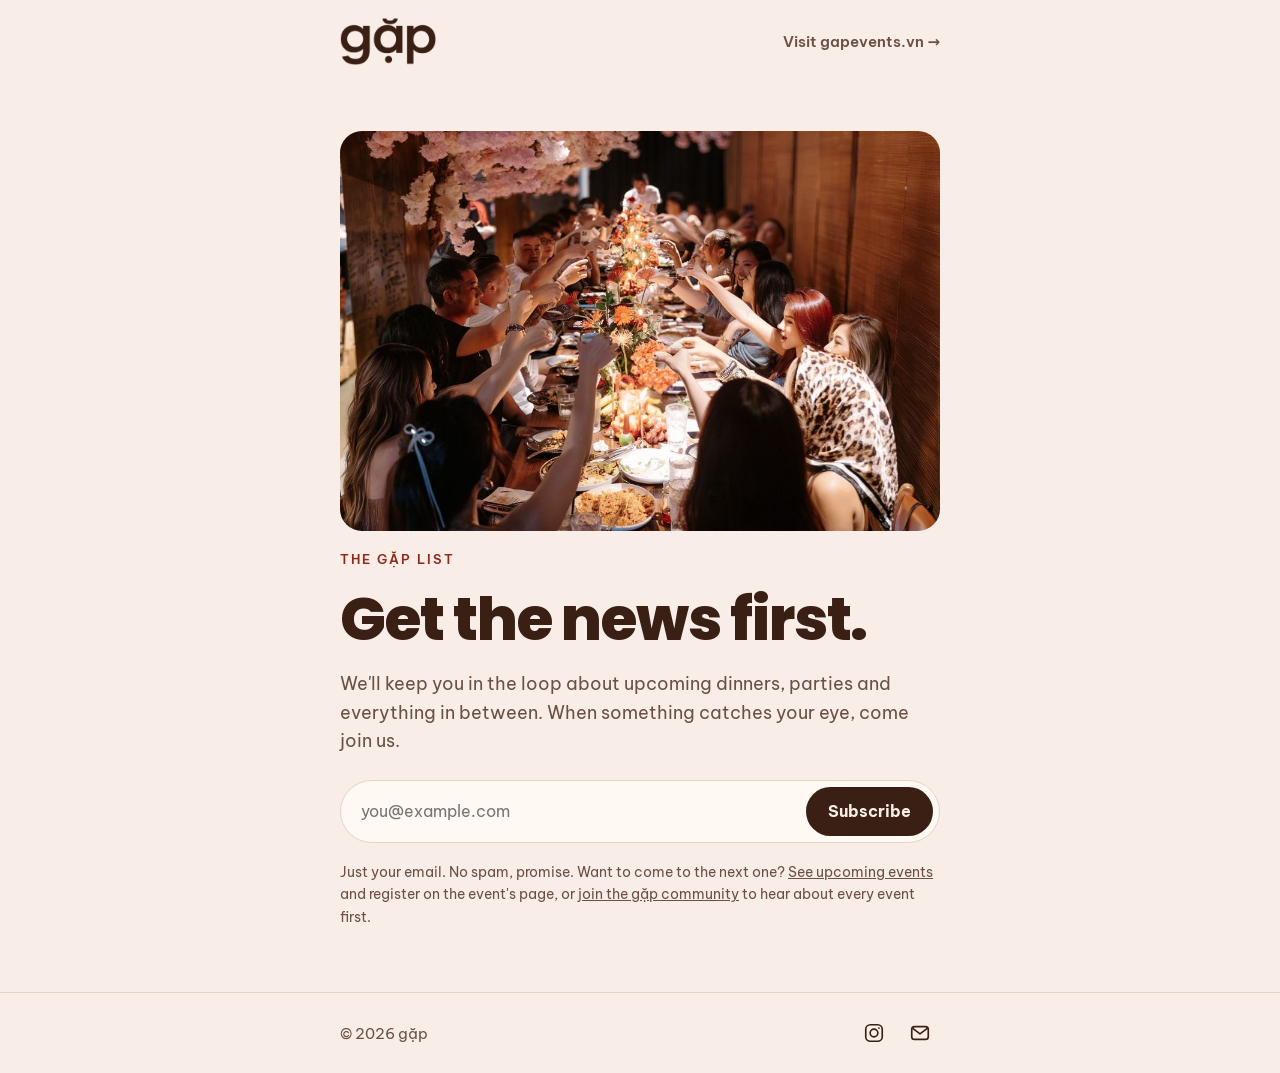
<file: subscribe.html>
<!doctype html><html lang="en"><head><meta charset="utf-8"><meta name="viewport" content="width=device-width,initial-scale=1">
<title>Get the gặp news</title>
<meta name="description" content="Join the gặp list: hear first about upcoming dinners, parties and everything in between in Saigon.">
<meta property="og:title" content="Get the gặp news"><meta property="og:description" content="Hear first about upcoming gặp dinners, parties and everything in between."><meta property="og:image" content="https://gapevents.vn/images/hero-1000.jpg"><meta name="twitter:card" content="summary_large_image">
<link rel="icon" type="image/png" href="images/logo-espresso.png">
<link rel="preconnect" href="https://fonts.googleapis.com"><link rel="preconnect" href="https://fonts.gstatic.com" crossorigin>
<link rel="stylesheet" href="https://fonts.googleapis.com/css2?family=Be+Vietnam+Pro:wght@400;500;600;700&family=Poppins:wght@700;800&display=swap">
<style>
:root{--espresso:#3A1F14;--cream:#F8EEE7;--terracotta:#C1592F;--lacquer:#8C2A1E;--ochre:#C08A2E;--bg:var(--cream);--fg:var(--espresso);--muted:#6B5045;--line:#E4D3C7;--raise:#FFF8F3;--label:var(--lacquer)}
@media (prefers-color-scheme:dark){:root{--bg:#2B170F;--fg:var(--cream);--muted:#CDB8AA;--line:#4D3226;--raise:var(--espresso);--label:var(--ochre);color-scheme:dark}.logo-dark{display:none}.logo-light{display:block!important}}
*{box-sizing:border-box}body{margin:0;background:var(--bg);color:var(--fg);font-family:"Be Vietnam Pro",system-ui,sans-serif;font-size:17px;line-height:1.6;min-height:100vh;display:grid;grid-template-rows:auto 1fr auto}
a{color:inherit}p{margin:0}h1{font-family:Poppins,"Be Vietnam Pro",sans-serif;font-weight:800;letter-spacing:-.02em;line-height:1.08;margin:0;font-size:clamp(36px,7vw,60px);text-wrap:balance}
.wrap{max-width:640px;margin:0 auto;padding-inline:20px;width:100%}
header .wrap{padding-block:18px;display:flex;justify-content:space-between;align-items:center}
.logo{width:96px;height:auto;display:block}.logo-light{display:none}
header a.back{font-weight:600;font-size:15px;color:var(--muted);text-decoration:none}
main .wrap{padding-block:48px 64px;display:grid;gap:18px;align-content:center}
.hero{width:100%;height:auto;aspect-ratio:3/2;object-fit:cover;border-radius:22px;display:block}
.label{font-weight:600;font-size:12.5px;letter-spacing:.16em;text-transform:uppercase;color:var(--label)}
.say{color:var(--muted);font-size:18px}
.subrow{display:flex;gap:6px;background:var(--raise);border:1.5px solid var(--line);border-radius:999px;padding:6px;margin-top:6px}
.subrow:focus-within{border-color:var(--terracotta)}
.subrow input{flex:1 1 auto;min-width:0;font:inherit;font-size:16px;color:var(--fg);background:transparent;border:0;padding:10px 14px}
.subrow input:focus{outline:none}
.btn{display:inline-flex;align-items:center;justify-content:center;border:0;cursor:pointer;font:inherit;font-weight:700;font-size:15.5px;background:var(--fg);color:var(--bg);border-radius:999px;padding:12px 22px;white-space:nowrap;text-decoration:none}
@media (max-width:440px){.subrow{flex-wrap:wrap;border-radius:24px}.subrow input{flex-basis:100%}.subrow .btn{flex:1}}
.submsg{font-weight:600;min-height:1.4em}.submsg:empty{display:none}.submsg.err{color:var(--lacquer)}
.sr{position:absolute;width:1px;height:1px;overflow:hidden;clip:rect(0 0 0 0)}
.fine{font-size:14px;color:var(--muted)}
footer{border-top:1px solid var(--line);font-size:14.5px;color:var(--muted)}footer .wrap{padding-block:20px;display:flex;justify-content:space-between;flex-wrap:wrap;gap:8px}

footer .wrap{align-items:center}.social{display:flex;gap:6px;align-items:center}.social a{display:grid;place-items:center;width:40px;height:40px;border-radius:50%;color:var(--fg);transition:background .15s}.social a:hover{background:var(--raise)}.social a:focus-visible{outline:3px solid var(--terracotta);outline-offset:2px}
</style></head><body>
<header><div class="wrap"><a href="/" aria-label="gặp home"><img class="logo logo-dark" src="images/logo-espresso.png" alt="gặp" width="96" height="47"><img class="logo logo-light" src="images/logo-white.png" alt="gặp" width="96" height="47"></a><a class="back" href="/">Visit gapevents.vn →</a></div></header>
<main><div class="wrap">
  <img class="hero" src="images/hero-1000.jpg" alt="A long table of guests raising their glasses" width="1000" height="667">
  <p class="label">The gặp list</p>
  <h1>Get the news first.</h1>
  <p class="say">We'll keep you in the loop about upcoming dinners, parties and everything in between. When something catches your eye, come join us.</p>
  <form class="subform" novalidate data-done="You're on the list. Hẹn gặp bạn soon!">
    <div class="subrow"><label class="sr" for="e">Email address</label><input id="e" type="email" inputmode="email" autocomplete="email" placeholder="you@example.com" required><button class="btn" type="submit">Subscribe</button></div>
    <p class="submsg" role="status" aria-live="polite"></p>
  </form>
  <p class="fine">Just your email. No spam, promise. Want to come to the next one? <a href="/#events">See upcoming events</a> and register on the event's page, or <a href="/community">join the gặp community</a> to hear about every event first.</p>
</div></main>
<footer><div class="wrap"><span>© 2026 gặp</span><span class="social"><a href="https://www.instagram.com/gap.vietnam/" target="_blank" rel="noopener" aria-label="gặp on Instagram" title="Instagram"><svg viewBox="0 0 24 24" width="22" height="22" fill="none" stroke="currentColor" stroke-width="1.8" stroke-linecap="round" stroke-linejoin="round" aria-hidden="true"><rect x="3" y="3" width="18" height="18" rx="5"/><circle cx="12" cy="12" r="4.2"/><circle cx="17.4" cy="6.6" r="1" fill="currentColor" stroke="none"/></svg></a><a href="mailto:hello@gapevents.vn" aria-label="Email hello@gapevents.vn" title="hello@gapevents.vn"><svg viewBox="0 0 24 24" width="22" height="22" fill="none" stroke="currentColor" stroke-width="1.8" stroke-linecap="round" stroke-linejoin="round" aria-hidden="true"><rect x="3" y="5" width="18" height="14" rx="3"/><path d="m4 7 8 6 8-6"/></svg></a></span></div></footer>
<script>(function(){
  var URL='https://docs.google.com/forms/d/e/1FAIpQLSeZH3VYR566KvxpDkiGPcXnIUWbWvp5UVk_4TMAZZIntS4E1g/formResponse';
  var GUIDE='';
  document.querySelectorAll('form.subform').forEach(function(f){
    var i=f.querySelector('input[type=email]'), m=f.querySelector('.submsg'), b=f.querySelector('button'), label=b.textContent;
    f.addEventListener('submit',function(e){
      e.preventDefault(); var v=i.value.trim();
      if(!/^[^\s@]+@[^\s@]+\.[^\s@]+$/.test(v)){m.className='submsg err';m.textContent='That email looks a little off. Try again?';i.focus();return;}
      b.disabled=true; b.textContent='Sending…';
      var d=new URLSearchParams(); d.append('entry.668940103',v);
      fetch(URL,{method:'POST',mode:'no-cors',body:d}).then(function(){
        f.querySelector('.subrow').style.display='none'; m.className='submsg'; m.textContent=f.dataset.done;
        if(f.dataset.guide && !GUIDE){m.textContent="You're in! We'll send gặp's Food Safari to your inbox soon.";}
        if(f.dataset.guide && GUIDE){var a=document.createElement('a');a.className='btn';a.href=GUIDE;a.target='_blank';a.rel='noopener';a.textContent='Open the Food Safari →';f.insertBefore(a,m.nextSibling);}
      }).catch(function(){
        b.disabled=false; b.textContent=label; m.className='submsg err'; m.textContent='Something went wrong. Email us at hello@gapevents.vn and we\'ll sort you out.';
      });
    });
  });
})();</script>
</body></html>
</file>
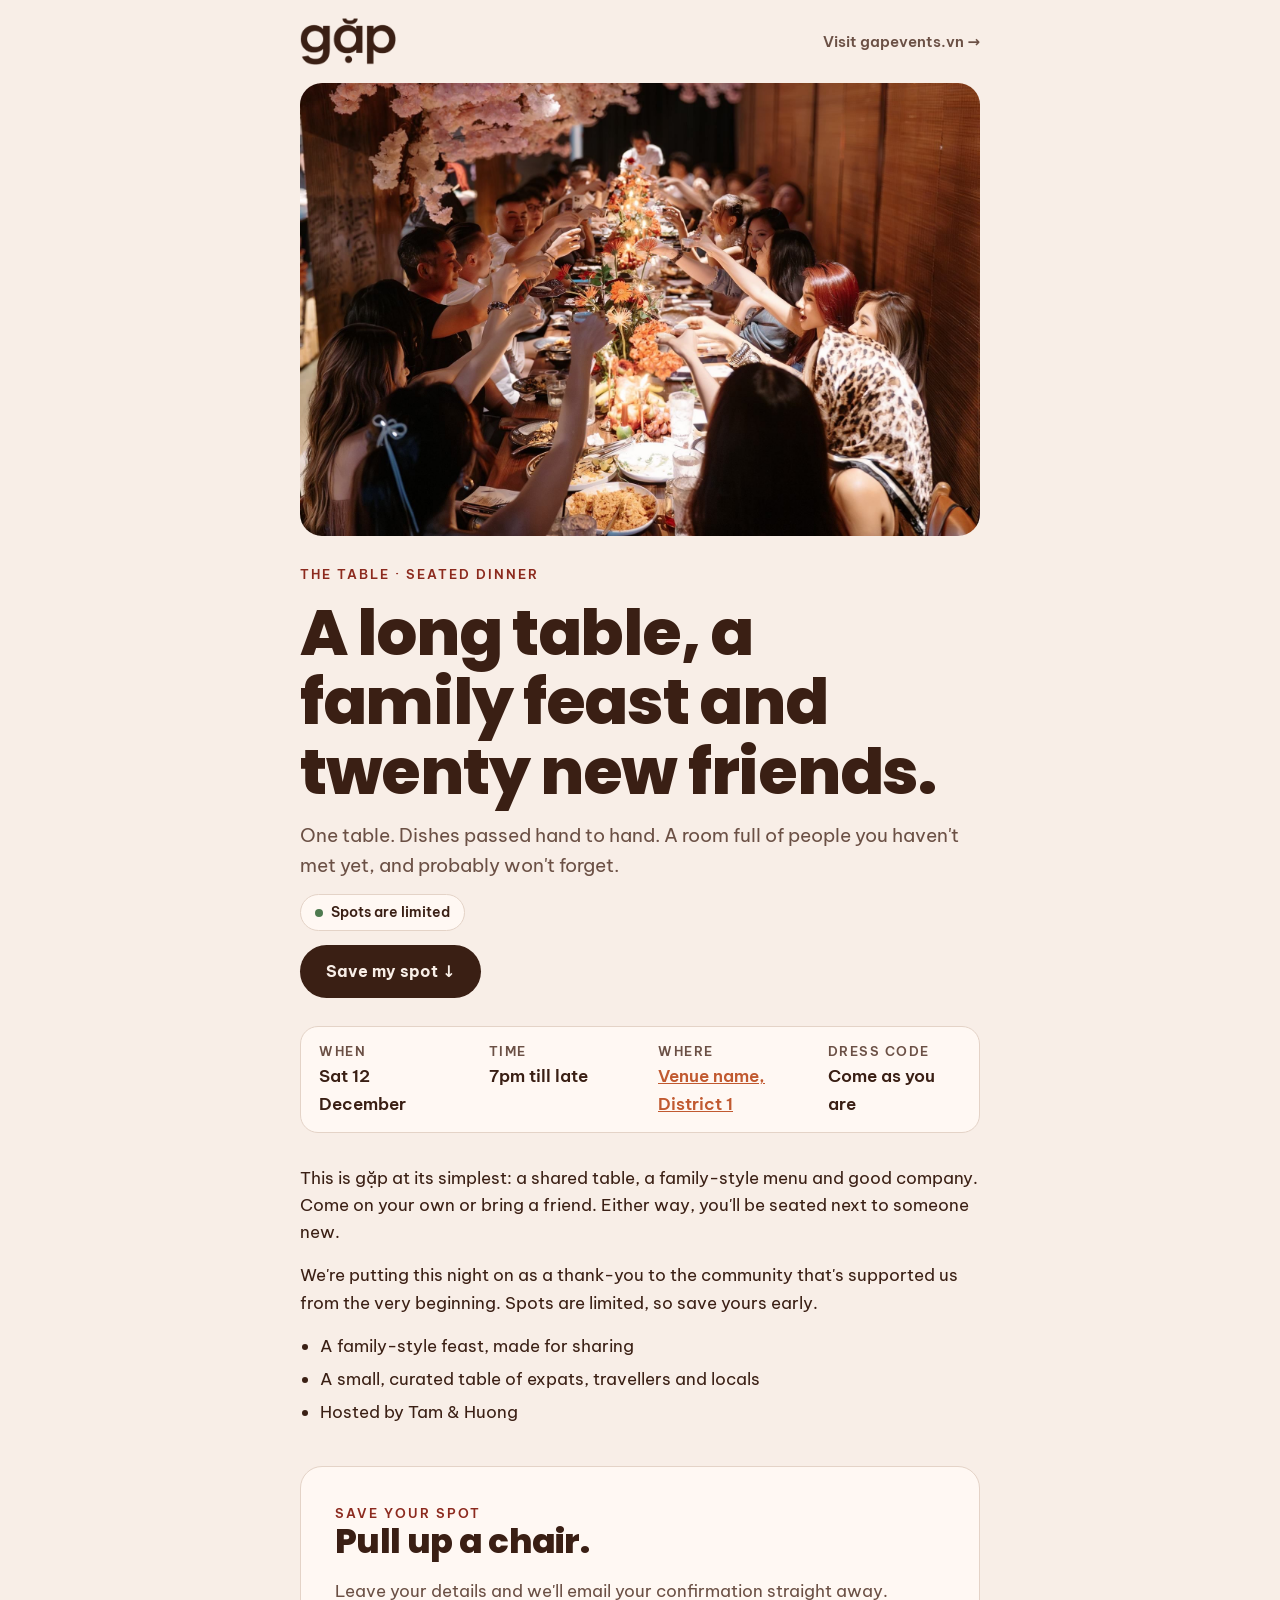
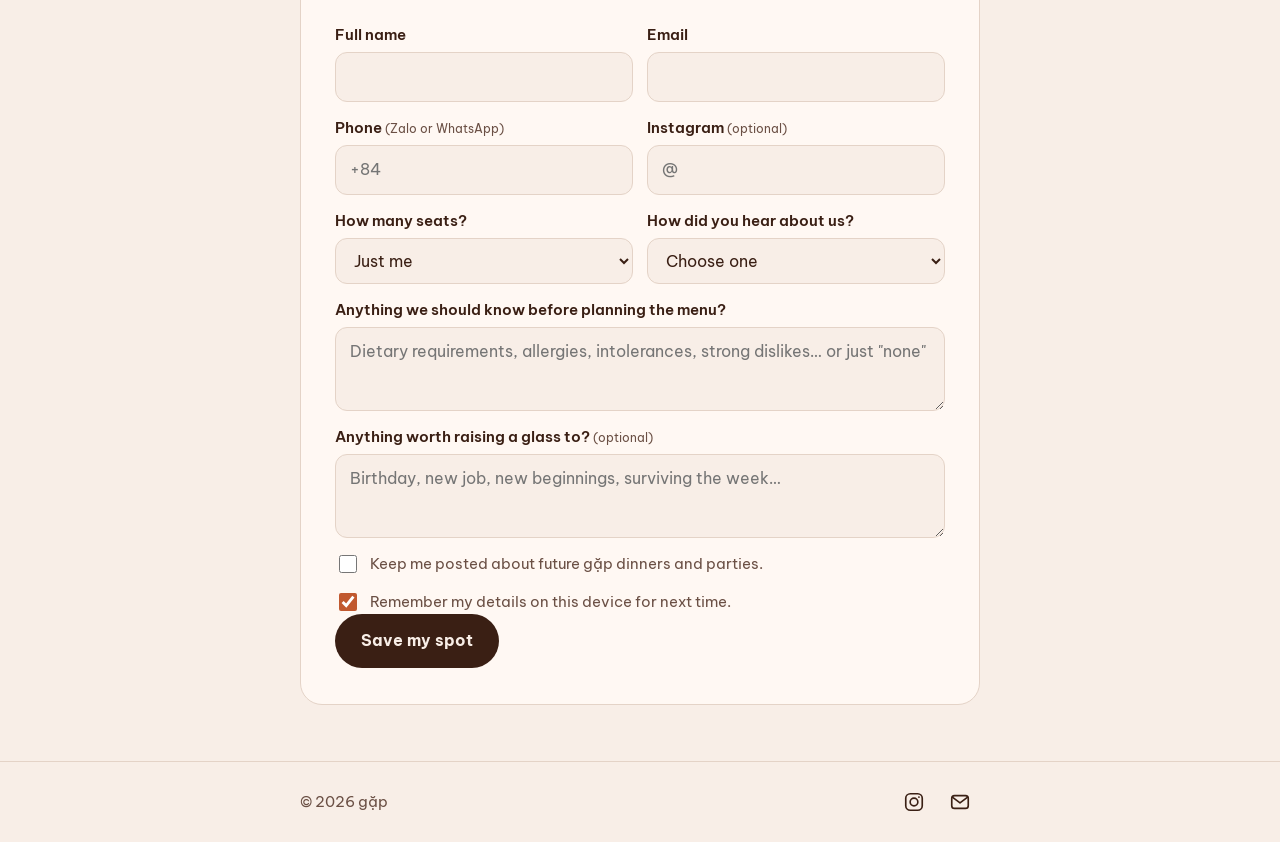
<file: events/_template.html>
<!doctype html><html lang="en"><head><meta charset="utf-8"><meta name="viewport" content="width=device-width,initial-scale=1">
<!--
  gặp EVENT PAGE TEMPLATE
  1. Copy this file to events/<event-id>.html  (e.g. events/the-table-december.html → gapevents.vn/events/the-table-december)
  2. Edit everything marked EDIT below.
  3. Add a row with the same Event ID on the "Events" tab of the registrations Sheet (capacity lives there, never on the page).
  4. Delete the robots "noindex" line below.
-->
<meta name="robots" content="noindex"><!-- EDIT: delete this line on real event pages -->
<title>The Table · December | gặp</title><!-- EDIT -->
<meta name="description" content="A long-table dinner in Saigon where strangers share a family-style feast and leave with new friends. Save your spot."><!-- EDIT -->
<meta property="og:title" content="The Table · December | gặp"><!-- EDIT -->
<meta property="og:description" content="A long-table dinner in Saigon where strangers share a family-style feast and leave with new friends."><!-- EDIT -->
<meta property="og:image" content="https://gapevents.vn/images/hero-1000.jpg"><!-- EDIT: full URL of the event poster -->
<meta name="twitter:card" content="summary_large_image">
<link rel="icon" type="image/png" href="/images/logo-espresso.png">
<link rel="preconnect" href="https://fonts.googleapis.com"><link rel="preconnect" href="https://fonts.gstatic.com" crossorigin>
<link rel="stylesheet" href="https://fonts.googleapis.com/css2?family=Be+Vietnam+Pro:wght@400;500;600;700&family=Poppins:wght@700;800&display=swap">
<link rel="stylesheet" href="/events/event.css">
</head><body>
<header><div class="wrap"><a href="/" aria-label="gặp home"><img class="logo logo-dark" src="/images/logo-espresso.png" alt="gặp" width="96" height="47"><img class="logo logo-light" src="/images/logo-white.png" alt="gặp" width="96" height="47"></a><a class="back" href="/">Visit gapevents.vn →</a></div></header>

<main><div class="wrap">
  <img class="hero" src="/images/hero.jpg" alt="Guests sharing a long table at a gặp dinner" width="1600" height="1067"><!-- EDIT: event poster/photo -->

  <section class="intro">
    <p class="label">The Table · Seated dinner</p><!-- EDIT: format -->
    <h1>A long table, a family feast and twenty new friends.</h1><!-- EDIT: event name / headline -->
    <p class="say">One table. Dishes passed hand to hand. A room full of people you haven't met yet, and probably won't forget.</p><!-- EDIT -->
    <p class="pill" aria-live="polite"></p>
    <a class="btn jump" href="#register" data-cta="Save my spot ↓">Save my spot ↓</a>
  </section>

  <dl class="facts">
    <div><dt>When</dt><dd>Sat 12 December</dd></div><!-- EDIT -->
    <div><dt>Time</dt><dd>7pm till late</dd></div><!-- EDIT -->
    <div><dt>Where</dt><dd><a href="https://maps.google.com/?q=Saigon" target="_blank" rel="noopener">Venue name, District 1</a></dd></div><!-- EDIT: venue + Google Maps link -->
    <div><dt>Dress code</dt><dd>Come as you are</dd></div><!-- EDIT (or delete this line) -->
  </dl>

  <section class="body">
    <!-- EDIT: the story of the night. Add or remove paragraphs freely. -->
    <p>This is gặp at its simplest: a shared table, a family-style menu and good company. Come on your own or bring a friend. Either way, you'll be seated next to someone new.</p>
    <p>We're putting this night on as a thank-you to the community that's supported us from the very beginning. Spots are limited, so save yours early.</p>
    <ul>
      <li>A family-style feast, made for sharing</li>
      <li>A small, curated table of expats, travellers and locals</li>
      <li>Hosted by Tam &amp; Huong</li>
    </ul>
  </section>

  <section class="card" id="register">
    <div class="card-head"><p class="label">Save your spot</p><h2>Pull up a chair.</h2></div>
    <p class="lede">Leave your details and we'll email your confirmation straight away.</p>

    <!-- EDIT: data-event must match the Event ID on the Sheet's Events tab. data-max-party = most seats one person can book (1 = just themselves). -->
    <form data-event="the-table-december" data-max-party="2" novalidate data-remember>
      <div class="fields">
        <div class="f"><label for="name">Full name</label><input id="name" name="name" autocomplete="name" required></div>
        <div class="f"><label for="email">Email</label><input id="email" name="email" type="email" inputmode="email" autocomplete="email" required></div>
        <div class="f"><label for="phone">Phone <small>(Zalo or WhatsApp)</small></label><input id="phone" name="phone" type="tel" inputmode="tel" autocomplete="tel" placeholder="+84" required></div>
        <div class="f"><label for="instagram">Instagram <small>(optional)</small></label><input id="instagram" name="instagram" autocomplete="off" placeholder="@"></div>
        <div class="f party" hidden><label for="party">How many seats?</label><select id="party" name="party"></select></div>
        <div class="f"><label for="heard">How did you hear about us?</label>
          <select id="heard" name="heard"><option value="">Choose one</option><option>Instagram</option><option>A friend</option><option>Been before</option><option>Facebook group</option><option>The venue</option><option>Other</option></select></div>
        <!-- EDIT: dietary is required for dinners. For parties, remove "required" and add <small>(optional)</small> to the label. -->
        <div class="f full"><label for="diet">Anything we should know before planning the menu?</label><textarea id="diet" name="diet" placeholder="Dietary requirements, allergies, intolerances, strong dislikes… or just &quot;none&quot;" required></textarea></div>
        <div class="f full"><label for="celebrate">Anything worth raising a glass to? <small>(optional)</small></label><textarea id="celebrate" name="celebrate" placeholder="Birthday, new job, new beginnings, surviving the week…"></textarea></div>
        <label class="check full"><input type="checkbox" name="list" value="yes"> Keep me posted about future gặp dinners and parties.</label>
        <label class="check full"><input type="checkbox" name="remember" checked> Remember my details on this device for next time.</label>
        <div class="hp" aria-hidden="true"><label>Leave this empty<input name="website" tabindex="-1" autocomplete="off"></label></div>
      </div>
      <p class="msg" role="status" aria-live="polite"></p>
      <button class="btn" type="submit">Save my spot</button>
    </form>

    <div class="done" id="done" hidden><h2></h2><p class="say"></p><a class="btn jump" href="https://www.instagram.com/gap.vietnam/" target="_blank" rel="noopener">Follow @gap.vietnam →</a></div>
    <div class="done" id="closed" hidden><h2>This one's wrapped.</h2><p class="say">Registrations for this event have closed. Join the gặp list to hear first about the next one.</p><a class="btn jump" href="/subscribe">Get the gặp news →</a></div>
  </section>
</div></main>

<footer><div class="wrap"><span>© 2026 gặp</span><span class="social"><a href="https://www.instagram.com/gap.vietnam/" target="_blank" rel="noopener" aria-label="gặp on Instagram" title="Instagram"><svg viewBox="0 0 24 24" width="22" height="22" fill="none" stroke="currentColor" stroke-width="1.8" stroke-linecap="round" stroke-linejoin="round" aria-hidden="true"><rect x="3" y="3" width="18" height="18" rx="5"/><circle cx="12" cy="12" r="4.2"/><circle cx="17.4" cy="6.6" r="1" fill="currentColor" stroke="none"/></svg></a><a href="mailto:hello@gapevents.vn" aria-label="Email hello@gapevents.vn" title="hello@gapevents.vn"><svg viewBox="0 0 24 24" width="22" height="22" fill="none" stroke="currentColor" stroke-width="1.8" stroke-linecap="round" stroke-linejoin="round" aria-hidden="true"><rect x="3" y="5" width="18" height="14" rx="3"/><path d="m4 7 8 6 8-6"/></svg></a></span></div></footer>
<script src="/remember.js" defer></script>
<script src="/events/register.js" defer></script>
</body></html>
</file>
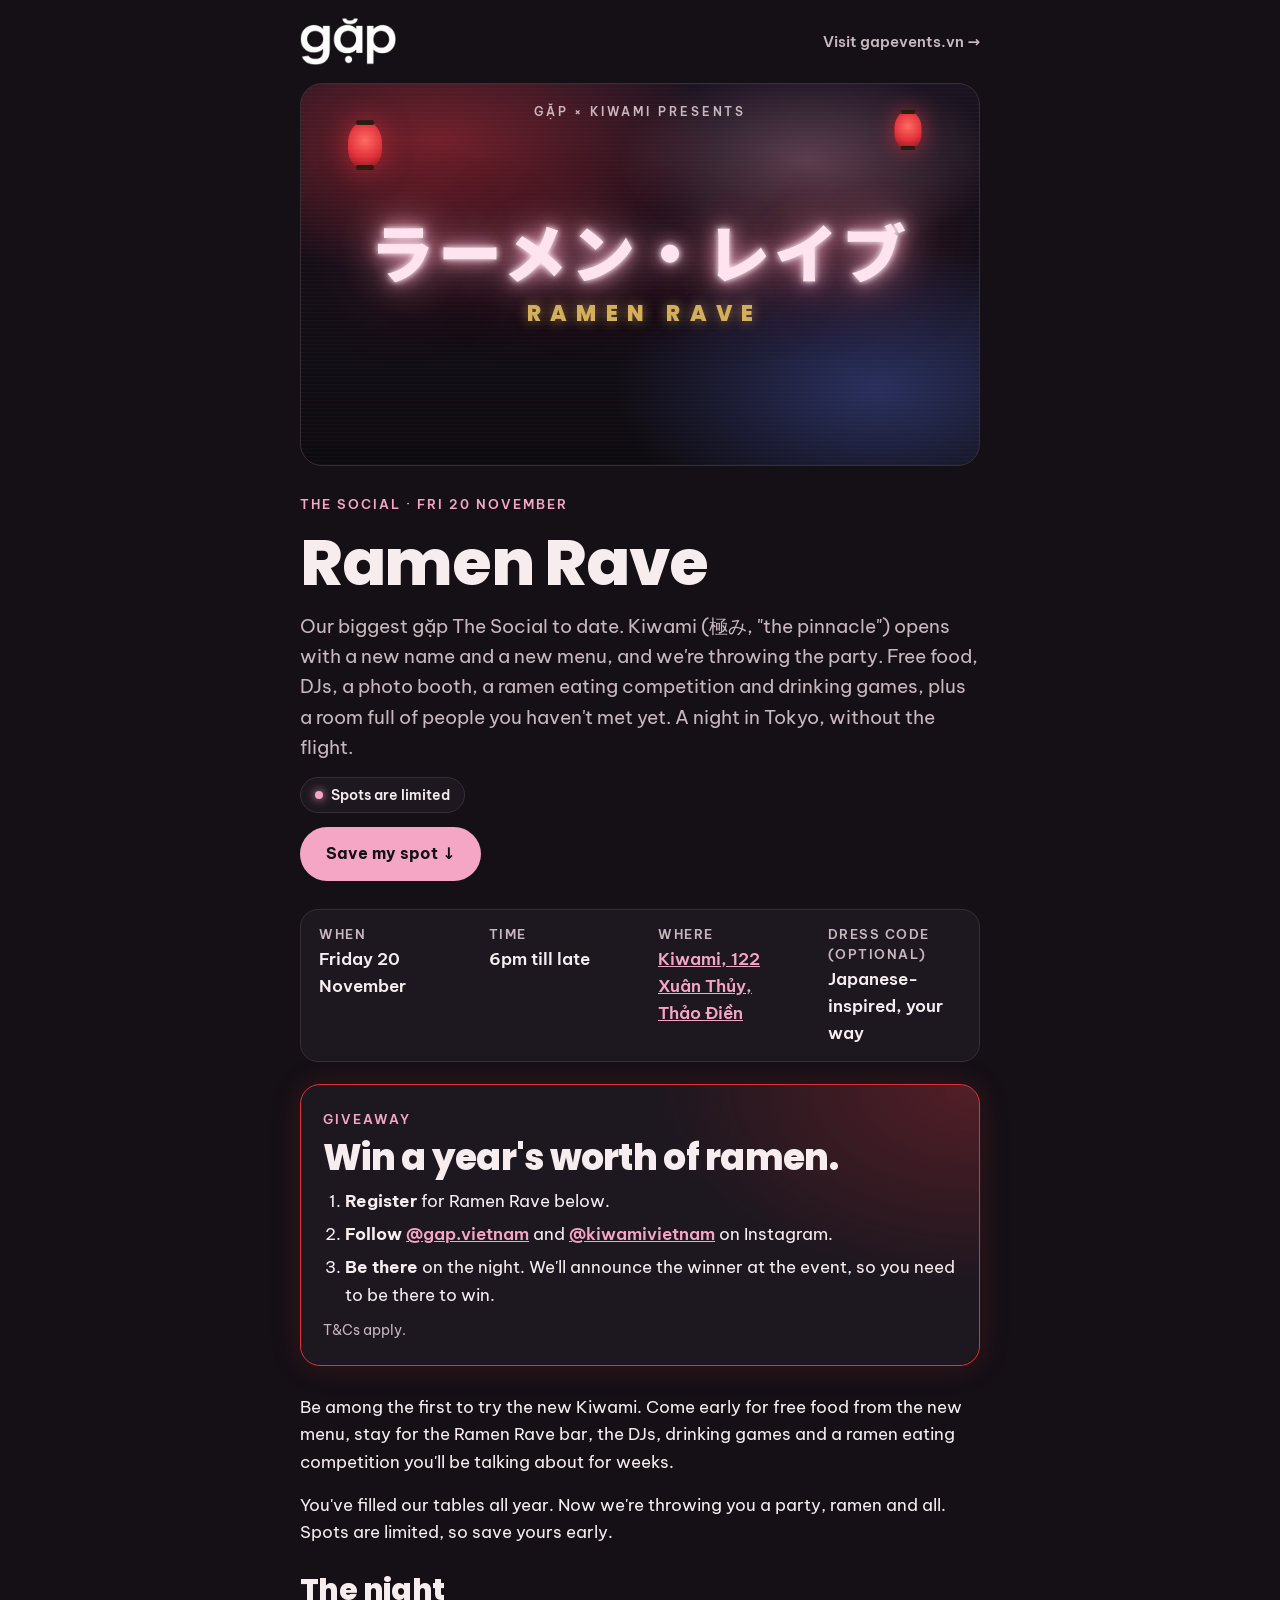
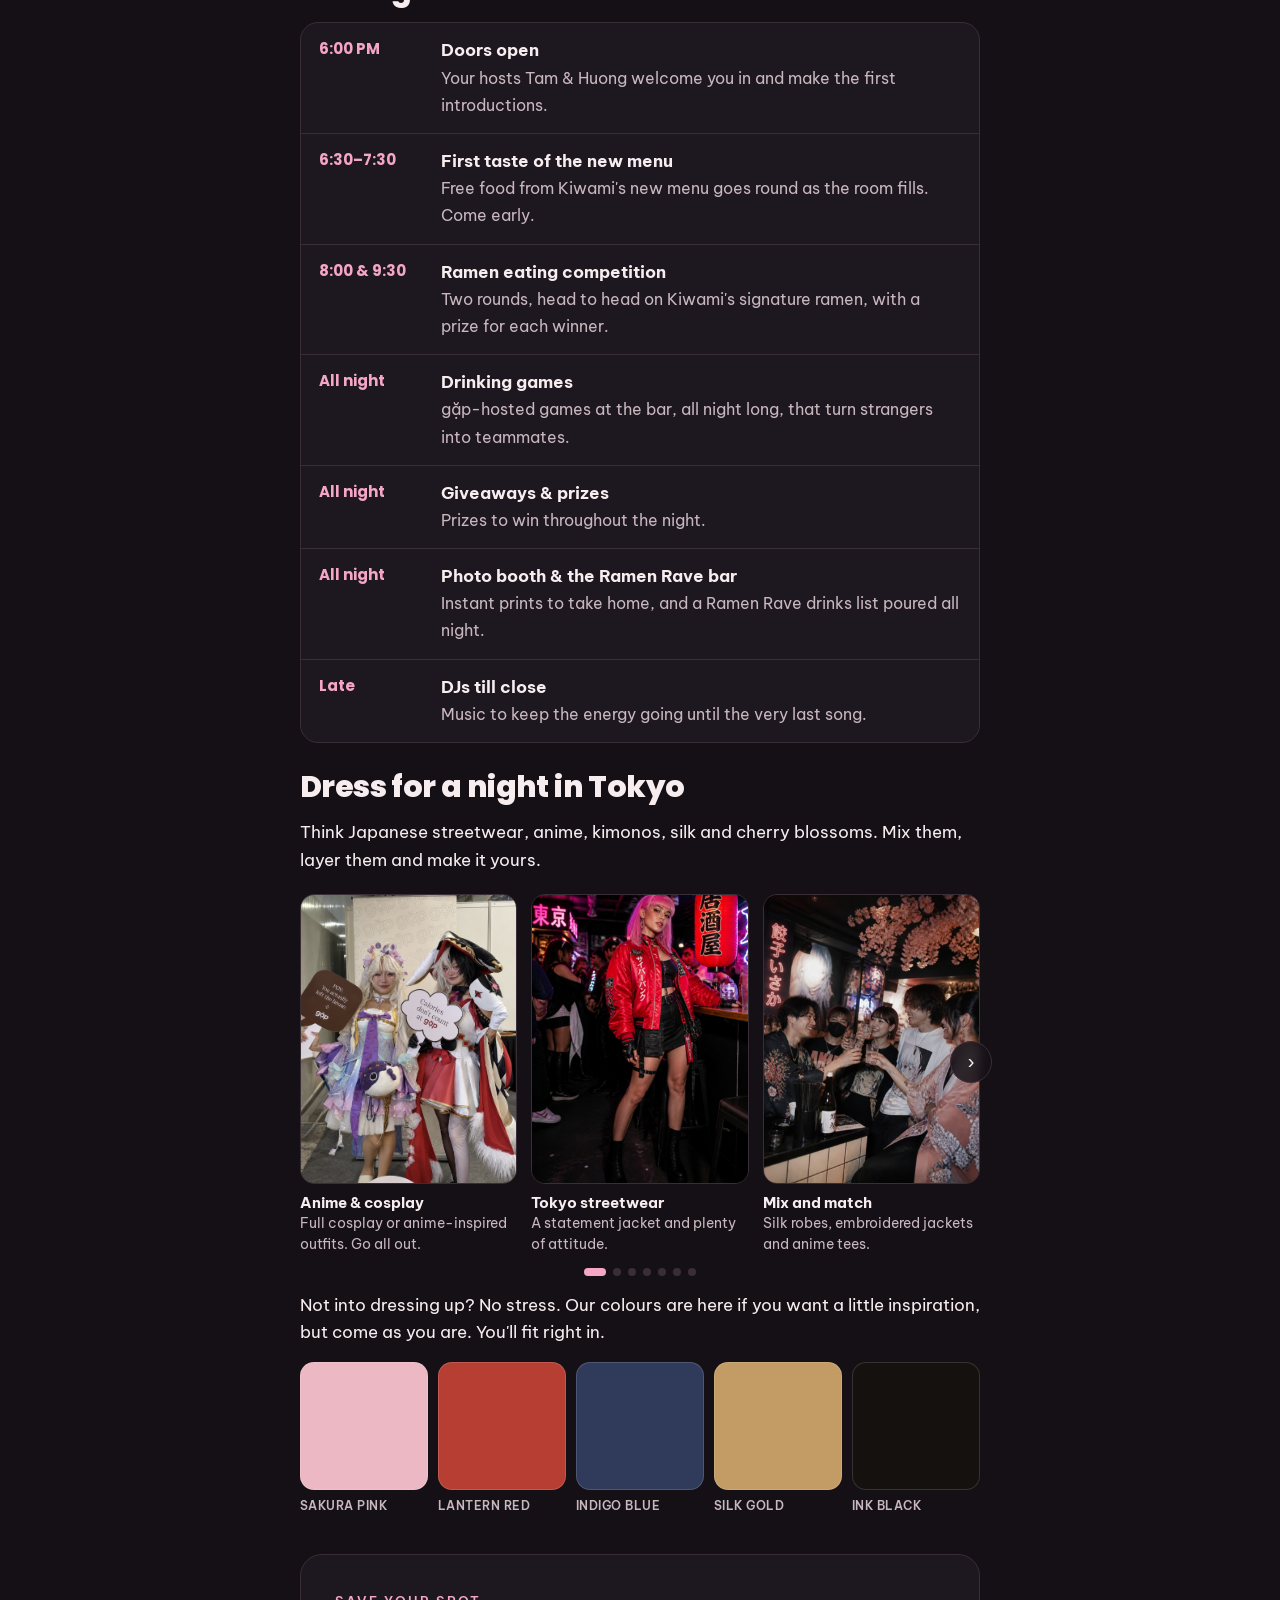
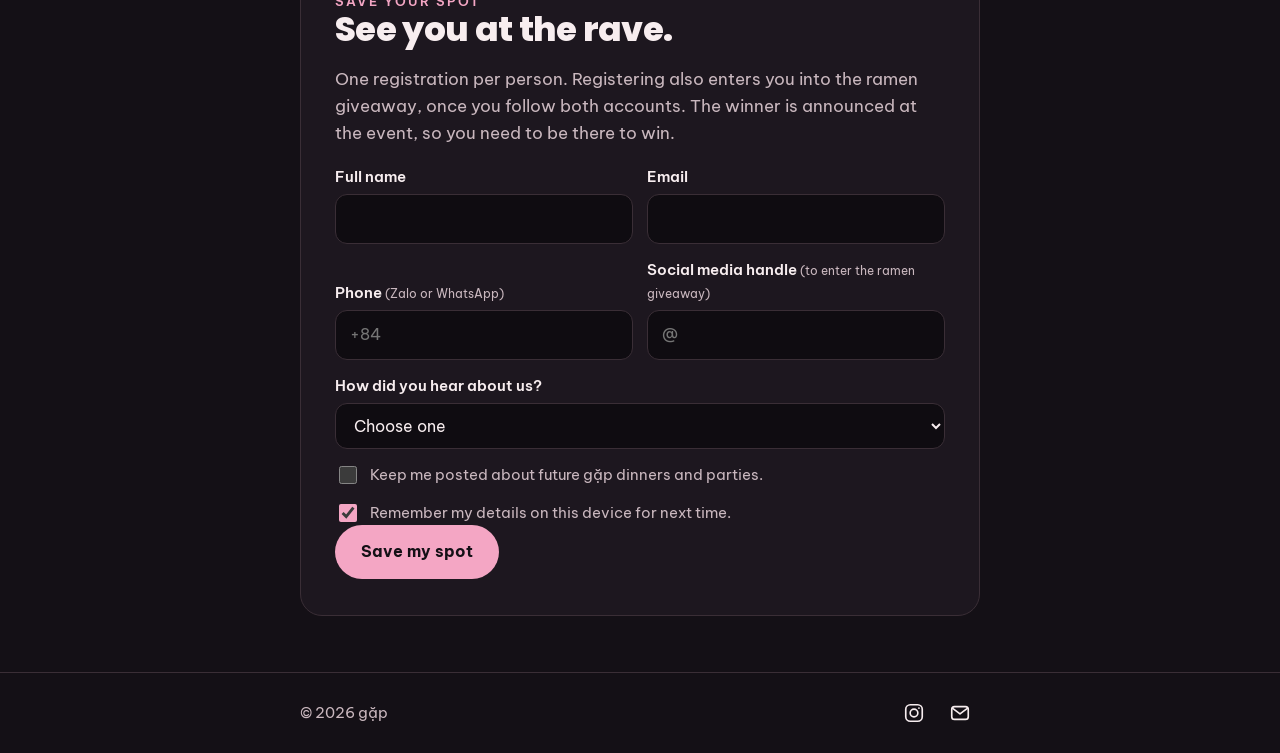
<file: events/ramen-rave.html>
<!doctype html><html lang="en"><head><meta charset="utf-8"><meta name="viewport" content="width=device-width,initial-scale=1">
<title>Ramen Rave · gặp × Kiwami | Fri 20 Nov, Thảo Điền</title>
<meta name="description" content="Kiwami opens with a new name and a new menu, and gặp is throwing the party. Friday 20 November: free food, DJs, a photo booth, a ramen eating competition and drinking games. Register and follow to win a year of ramen.">
<meta property="og:title" content="Ramen Rave · gặp × Kiwami">
<meta property="og:description" content="Fri 20 November, 6pm till late at Kiwami, Thảo Điền. Free food, DJs, a photo booth, a ramen eating competition and games. Dress the part.">
<meta property="og:image" content="https://gapevents.vn/images/hero-1000.jpg">
<meta property="og:url" content="https://gapevents.vn/events/ramen-rave">
<meta name="twitter:card" content="summary_large_image">
<meta name="theme-color" content="#141016">
<link rel="icon" type="image/png" href="/images/logo-espresso.png">
<link rel="preconnect" href="https://fonts.googleapis.com"><link rel="preconnect" href="https://fonts.gstatic.com" crossorigin>
<link rel="stylesheet" href="https://fonts.googleapis.com/css2?family=Be+Vietnam+Pro:wght@400;500;600;700&family=Poppins:wght@700;800&family=Noto+Sans+JP:wght@900&display=swap">
<link rel="stylesheet" href="/events/event.css">
<style>
/* Ramen Rave palette (from the proposal): sakura pink and lantern red on ink black, indigo and gold accents. Same in light and dark mode. */
:root,:root[data-theme]{--sakura:#F4A6C4;--lantern:#E0303A;--indigo:#3D4C9A;--gold:#D4AE5A;--ink:#141016;
  --bg:var(--ink);--fg:#F7EDEF;--muted:#C9B7BE;--line:#3A2E36;--raise:#1D171F;--label:var(--sakura);--ok:var(--sakura);--terracotta:var(--sakura);--lacquer:#FF8A92;color-scheme:dark}
.logo-dark{display:none!important}.logo-light{display:block!important}
.btn{background:var(--sakura);color:var(--ink)}
.btn:hover{background:#F8BDD3}
.facts a{color:var(--sakura)}
.pill::before{background:var(--sakura)!important;box-shadow:0 0 10px var(--sakura)}
.pill[data-state=almost]::before,.pill[data-state=filling]::before{background:var(--lantern)!important;box-shadow:0 0 10px var(--lantern)}
.f input,.f select,.f textarea{background:#0F0C11}

/* Neon hero */
.neon{position:relative;overflow:hidden;border-radius:22px;aspect-ratio:4/3;display:grid;place-items:center;text-align:center;
  background:
    radial-gradient(60% 50% at 20% 15%,rgba(224,48,58,.45),transparent 70%),
    radial-gradient(55% 55% at 85% 80%,rgba(61,76,154,.55),transparent 70%),
    radial-gradient(40% 35% at 75% 20%,rgba(244,166,196,.30),transparent 70%),
    linear-gradient(180deg,#1B1320,#0E0B10);
  border:1px solid var(--line)}
@media (min-width:640px){.neon{aspect-ratio:16/9}}
.neon::after{content:"";position:absolute;inset:0;background:repeating-linear-gradient(0deg,rgba(255,255,255,.025) 0 1px,transparent 1px 4px);pointer-events:none}
.neon .jp{font-family:"Noto Sans JP",sans-serif;font-weight:900;font-size:clamp(30px,8.5vw,64px);white-space:nowrap;line-height:1;letter-spacing:.06em;color:#FFE3EE;
  text-shadow:0 0 6px #fff,0 0 18px var(--sakura),0 0 42px var(--sakura),0 0 80px var(--lantern)}
.neon .en{margin-top:14px;font-family:Poppins,sans-serif;font-weight:800;font-size:clamp(15px,3.2vw,22px);letter-spacing:.42em;text-transform:uppercase;color:var(--gold);
  text-shadow:0 0 12px rgba(212,174,90,.6);padding-left:.42em}
.neon .by{position:absolute;top:18px;left:0;right:0;font-size:12px;letter-spacing:.24em;text-transform:uppercase;color:var(--muted);font-weight:600}
.lantern{position:absolute;top:-6px;width:34px;height:46px;border-radius:45% 45% 40% 40%;background:radial-gradient(circle at 50% 40%,#FF6A60,var(--lantern) 55%,#7D0F18);
  box-shadow:0 0 28px rgba(224,48,58,.7)}
.lantern::before,.lantern::after{content:"";position:absolute;left:8px;right:8px;height:5px;background:#2A1A12;border-radius:2px}
.lantern::before{top:-2px}.lantern::after{bottom:-2px}
.lantern.l1{left:7%;top:10%}.lantern.l2{right:8%;top:6%;transform:scale(.8)}
@media (max-width:480px){.lantern{display:none}}
@media (prefers-reduced-motion:no-preference){.neon .jp{animation:flicker 7s infinite}}
@keyframes flicker{0%,92%,100%{opacity:1}93%{opacity:.75}94%{opacity:1}96%{opacity:.85}}

/* Run of show */
.night{display:grid;gap:0;border:1.5px solid var(--line);border-radius:18px;background:var(--raise);overflow:hidden}
.night div{display:grid;grid-template-columns:108px 1fr;gap:14px;padding:14px 18px;border-top:1px solid var(--line)}
.night div:first-child{border-top:0}
.night b{font-family:Poppins,sans-serif;color:var(--sakura);font-size:15px}
.night strong{display:block}
.night span{color:var(--muted);font-size:15.5px}
.body ul.palette{display:grid;grid-template-columns:repeat(5,minmax(0,1fr));gap:10px;margin:0;padding:0;list-style:none}
.palette li{font-size:12px;font-weight:600;letter-spacing:.04em;overflow-wrap:anywhere;text-transform:uppercase;color:var(--muted);line-height:1.3}
.palette i{display:block;aspect-ratio:1;border-radius:14px;margin-bottom:8px;border:1px solid rgba(255,255,255,.14)}
.prize{position:relative;margin-block:22px 4px;padding:24px 22px;border-radius:20px;border:1.5px solid var(--lantern);
  background:radial-gradient(80% 120% at 100% 0%,rgba(224,48,58,.28),transparent 60%),var(--raise);box-shadow:0 0 30px rgba(224,48,58,.18);display:grid;gap:10px}
.prize h2{font-size:clamp(26px,5vw,36px)}
.prize ol{margin:0;padding-left:1.3em;display:grid;gap:6px}
.prize a{color:var(--sakura);font-weight:600}
.done .row{display:flex;flex-wrap:wrap;gap:10px}
h2.sub{font-size:clamp(24px,4vw,30px);margin-top:12px}
.gallery{position:relative;margin-top:4px;min-width:0}
.mood{display:flex;gap:14px;overflow-x:auto;scroll-snap-type:x mandatory;scroll-behavior:smooth;-webkit-overflow-scrolling:touch;scrollbar-width:none;padding-bottom:2px}
.mood::-webkit-scrollbar{display:none}
.mood figure{margin:0;flex:0 0 72%;scroll-snap-align:start}
@media (min-width:640px){.mood figure{flex-basis:calc((100% - 28px)/3)}}
.mood img{width:100%;height:auto;aspect-ratio:3/4;object-fit:cover;border-radius:14px;display:block;background:var(--raise);border:1px solid var(--line)}
.mood figcaption{margin-top:8px;font-size:14px;line-height:1.45;color:var(--muted)}
.mood figcaption b{display:block;color:var(--fg);font-size:15px}
.gnav{position:absolute;top:calc(50% - 44px);width:42px;height:42px;border-radius:50%;border:1px solid var(--line);background:rgba(20,16,22,.82);color:var(--fg);font-size:20px;cursor:pointer;display:grid;place-items:center;backdrop-filter:blur(6px)}
.gnav:disabled{opacity:0;pointer-events:none}
.gnav.prev{left:-12px}.gnav.next{right:-12px}
@media (max-width:640px){.gnav{display:none}}
.gdots{display:flex;justify-content:center;gap:7px;margin-top:12px}
.gdots button{width:8px;height:8px;border-radius:50%;border:0;padding:0;background:var(--line);cursor:pointer}
.gdots button[aria-current=true]{background:var(--sakura);width:22px;border-radius:999px}
</style>
</head><body>
<header><div class="wrap"><a href="/" aria-label="gặp home"><img class="logo logo-dark" src="/images/logo-espresso.png" alt="gặp" width="96" height="47"><img class="logo logo-light" src="/images/logo-white.png" alt="gặp" width="96" height="47"></a><a class="back" href="/">Visit gapevents.vn →</a></div></header>

<main><div class="wrap">
  <div class="neon" role="img" aria-label="Ramen Rave in neon pink, with red paper lanterns">
    <span class="lantern l1"></span><span class="lantern l2"></span>
    <p class="by">gặp × Kiwami presents</p>
    <div><div class="jp" lang="ja">ラーメン・レイブ</div><div class="en">Ramen Rave</div></div>
  </div>

  <section class="intro">
    <p class="label">The Social · Fri 20 November</p>
    <h1>Ramen Rave</h1>
    <p class="say">Our biggest gặp The Social to date. Kiwami (極み, "the pinnacle") opens with a new name and a new menu, and we're throwing the party. Free food, DJs, a photo booth, a ramen eating competition and drinking games, plus a room full of people you haven't met yet. A night in Tokyo, without the flight.</p>
    <p class="pill" aria-live="polite"></p>
    <a class="btn jump" href="#register" data-cta="Save my spot ↓">Save my spot ↓</a>
  </section>

  <dl class="facts">
    <div><dt>When</dt><dd>Friday 20 November</dd></div>
    <div><dt>Time</dt><dd>6pm till late</dd></div>
    <div><dt>Where</dt><dd><a href="https://maps.google.com/?q=122+Xu%C3%A2n+Th%E1%BB%A7y,+Th%E1%BA%A3o+%C4%90i%E1%BB%81n,+Ho+Chi+Minh+City" target="_blank" rel="noopener">Kiwami, 122 Xuân Thủy, Thảo Điền</a></dd></div>
    <div><dt>Dress code (optional)</dt><dd>Japanese-inspired, your way</dd></div>
  </dl>

  <section class="prize" aria-labelledby="prize-h">
    <p class="label">Giveaway</p>
    <h2 id="prize-h">Win a year's worth of ramen.</h2>
    <ol>
      <li><b>Register</b> for Ramen Rave below.</li>
      <li><b>Follow</b> <a href="https://www.instagram.com/gap.vietnam/" target="_blank" rel="noopener">@gap.vietnam</a> and <a href="https://www.instagram.com/kiwamivietnam/" target="_blank" rel="noopener">@kiwamivietnam</a> on Instagram.</li>
      <li><b>Be there</b> on the night. We'll announce the winner at the event, so you need to be there to win.</li>
    </ol>
    <p class="fine">T&amp;Cs apply.</p>
  </section>

  <section class="body">
    <p>Be among the first to try the new Kiwami. Come early for free food from the new menu, stay for the Ramen Rave bar, the DJs, drinking games and a ramen eating competition you'll be talking about for weeks.</p>
    <p>You've filled our tables all year. Now we're throwing you a party, ramen and all. Spots are limited, so save yours early.</p>

    <h2 class="sub">The night</h2>
    <div class="night">
      <div><b>6:00 PM</b><p><strong>Doors open</strong><span>Your hosts Tam &amp; Huong welcome you in and make the first introductions.</span></p></div>
      <div><b>6:30–7:30</b><p><strong>First taste of the new menu</strong><span>Free food from Kiwami's new menu goes round as the room fills. Come early.</span></p></div>
      <div><b>8:00 &amp; 9:30</b><p><strong>Ramen eating competition</strong><span>Two rounds, head to head on Kiwami's signature ramen, with a prize for each winner.</span></p></div>
      <div><b>All night</b><p><strong>Drinking games</strong><span>gặp-hosted games at the bar, all night long, that turn strangers into teammates.</span></p></div>
      <div><b>All night</b><p><strong>Giveaways &amp; prizes</strong><span>Prizes to win throughout the night.</span></p></div>
      <div><b>All night</b><p><strong>Photo booth &amp; the Ramen Rave bar</strong><span>Instant prints to take home, and a Ramen Rave drinks list poured all night.</span></p></div>
      <div><b>Late</b><p><strong>DJs till close</strong><span>Music to keep the energy going until the very last song.</span></p></div>
    </div>

    <h2 class="sub">Dress for a night in Tokyo</h2>
    <p>Think Japanese streetwear, anime, kimonos, silk and cherry blossoms. Mix them, layer them and make it yours.</p>
    <div class="gallery">
    <div class="mood" aria-label="Dress code inspiration" tabindex="0">
      <figure><img src="/images/tokyo-nights/cosplay.jpg" alt="Two gặp guests in full anime cosplay holding gặp signs" width="480" height="640" loading="lazy"><figcaption><b>Anime &amp; cosplay</b>Full cosplay or anime-inspired outfits. Go all out.</figcaption></figure>
      <figure><img src="/images/tokyo-nights/anime.jpg" alt="Pink-haired guest in a red bomber jacket at a neon izakaya bar" width="480" height="640" loading="lazy"><figcaption><b>Tokyo streetwear</b>A statement jacket and plenty of attitude.</figcaption></figure>
      <figure><img src="/images/tokyo-nights/mix.jpg" alt="Friends in silk robes and anime tees toasting at a bar under cherry blossoms" width="480" height="640" loading="lazy"><figcaption><b>Mix and match</b>Silk robes, embroidered jackets and anime tees.</figcaption></figure>
      <figure><img src="/images/tokyo-nights/sakura.jpg" alt="Pink satin kimono with cherry blossoms, a red obi and a blossom hair pin" width="480" height="640" loading="lazy"><figcaption><b>Silk and sakura</b>Pink satin, cherry blossoms, a red obi and a blossom hair pin.</figcaption></figure>
      <figure><img src="/images/tokyo-nights/harajuku.jpg" alt="Two friends in pastel hoodies, plaid skirts and platform shoes on a Harajuku street" width="480" height="640" loading="lazy"><figcaption><b>Harajuku</b>Pastel hoodies, plaid skirts, bucket hats and platform shoes.</figcaption></figure>
      <figure><img src="/images/tokyo-nights/haori.jpg" alt="Man in an indigo haori over a black tee beside red lanterns" width="480" height="640" loading="lazy"><figcaption><b>Haori layering</b>An indigo robe over a black tee and wide trousers.</figcaption></figure>
      <figure><img src="/images/tokyo-nights/robe.jpg" alt="Woman in a red silk robe belted like a kimono, with wide pants and sneakers" width="480" height="640" loading="lazy"><figcaption><b>Robe as kimono</b>A silk robe belted like a kimono, with wide pants and sneakers.</figcaption></figure>
    </div>
    <button class="gnav prev" type="button" aria-label="Previous look">‹</button><button class="gnav next" type="button" aria-label="Next look">›</button>
    <div class="gdots" aria-hidden="true"></div>
    </div>
    <p>Not into dressing up? No stress. Our colours are here if you want a little inspiration, but come as you are. You'll fit right in.</p>
    <ul class="palette" aria-label="Ramen Rave colour palette">
      <li><i style="background:#EBB8C3"></i>Sakura pink</li><li><i style="background:#B73E33"></i>Lantern red</li><li><i style="background:#303B5C"></i>Indigo blue</li><li><i style="background:#C29C64"></i>Silk gold</li><li><i style="background:#14110F"></i>Ink black</li>
    </ul>
  </section>

  <section class="card" id="register">
    <div class="card-head"><p class="label">Save your spot</p><h2>See you at the rave.</h2></div>
    <p class="lede">One registration per person. Registering also enters you into the ramen giveaway, once you follow both accounts. The winner is announced at the event, so you need to be there to win.</p>

    <form data-event="ramen-rave" data-max-party="1" novalidate data-remember>
      <div class="fields">
        <div class="f"><label for="name">Full name</label><input id="name" name="name" autocomplete="name" required></div>
        <div class="f"><label for="email">Email</label><input id="email" name="email" type="email" inputmode="email" autocomplete="email" required></div>
        <div class="f"><label for="phone">Phone <small>(Zalo or WhatsApp)</small></label><input id="phone" name="phone" type="tel" inputmode="tel" autocomplete="tel" placeholder="+84" required></div>
        <div class="f"><label for="instagram">Social media handle <small>(to enter the ramen giveaway)</small></label><input id="instagram" name="instagram" autocomplete="off" placeholder="@" required></div>
        <div class="f party" hidden><label for="party">How many seats?</label><select id="party" name="party"></select></div>
        <div class="f full"><label for="heard">How did you hear about us?</label>
          <select id="heard" name="heard" required><option value="">Choose one</option><option>Instagram</option><option>A friend</option><option>Been to gặp before</option><option>Kiwami</option><option>Facebook group</option><option>Other</option></select></div>
        <label class="check full"><input type="checkbox" name="list" value="yes"> Keep me posted about future gặp dinners and parties.</label>
        <label class="check full"><input type="checkbox" name="remember" checked> Remember my details on this device for next time.</label>
        <div class="hp" aria-hidden="true"><label>Leave this empty<input name="website" tabindex="-1" autocomplete="off"></label></div>
      </div>
      <p class="msg" role="status" aria-live="polite"></p>
      <button class="btn" type="submit">Save my spot</button>
    </form>

    <div class="done" id="done" hidden><h2></h2><p class="say"></p><p><b>One more step for the ramen giveaway:</b> follow both accounts.</p><div class="row"><a class="btn" href="https://www.instagram.com/gap.vietnam/" target="_blank" rel="noopener">Follow @gap.vietnam →</a><a class="btn" href="https://www.instagram.com/kiwamivietnam/" target="_blank" rel="noopener">Follow @kiwamivietnam →</a></div></div>
    <div class="done" id="closed" hidden><h2>This one's wrapped.</h2><p class="say">Registrations for Ramen Rave have closed. Join the gặp list to hear first about the next one.</p><a class="btn jump" href="/subscribe">Get the gặp news →</a></div>
  </section>
</div></main>

<footer><div class="wrap"><span>© 2026 gặp</span><span class="social"><a href="https://www.instagram.com/gap.vietnam/" target="_blank" rel="noopener" aria-label="gặp on Instagram" title="Instagram"><svg viewBox="0 0 24 24" width="22" height="22" fill="none" stroke="currentColor" stroke-width="1.8" stroke-linecap="round" stroke-linejoin="round" aria-hidden="true"><rect x="3" y="3" width="18" height="18" rx="5"/><circle cx="12" cy="12" r="4.2"/><circle cx="17.4" cy="6.6" r="1" fill="currentColor" stroke="none"/></svg></a><a href="mailto:hello@gapevents.vn" aria-label="Email hello@gapevents.vn" title="hello@gapevents.vn"><svg viewBox="0 0 24 24" width="22" height="22" fill="none" stroke="currentColor" stroke-width="1.8" stroke-linecap="round" stroke-linejoin="round" aria-hidden="true"><rect x="3" y="5" width="18" height="14" rx="3"/><path d="m4 7 8 6 8-6"/></svg></a></span></div></footer>
<script src="/remember.js" defer></script>
<script src="/events/register.js" defer></script>
<script>(function(){
  var t=document.querySelector('.mood'); if(!t) return;
  var f=[].slice.call(t.children), g=t.parentNode, prev=g.querySelector('.prev'), next=g.querySelector('.next'), dots=g.querySelector('.gdots');
  f.forEach(function(x,i){var b=document.createElement('button');b.type='button';b.tabIndex=-1;b.onclick=function(){go(i)};dots.appendChild(b);});
  function step(){return f[1].offsetLeft-f[0].offsetLeft;}
  function idx(){return Math.round(t.scrollLeft/step());}
  function go(i){t.scrollTo({left:Math.max(0,Math.min(i,f.length-1))*step()});}
  function upd(){var i=idx(),end=t.scrollLeft+t.clientWidth>=t.scrollWidth-4;
    [].forEach.call(dots.children,function(d,n){d.setAttribute('aria-current',n===i?'true':'false')});
    prev.disabled=t.scrollLeft<4; next.disabled=end;}
  prev.onclick=function(){go(idx()-1)}; next.onclick=function(){go(idx()+1)};
  t.addEventListener('scroll',upd,{passive:true}); window.addEventListener('resize',upd); upd();
})();</script>
</body></html>
</file>
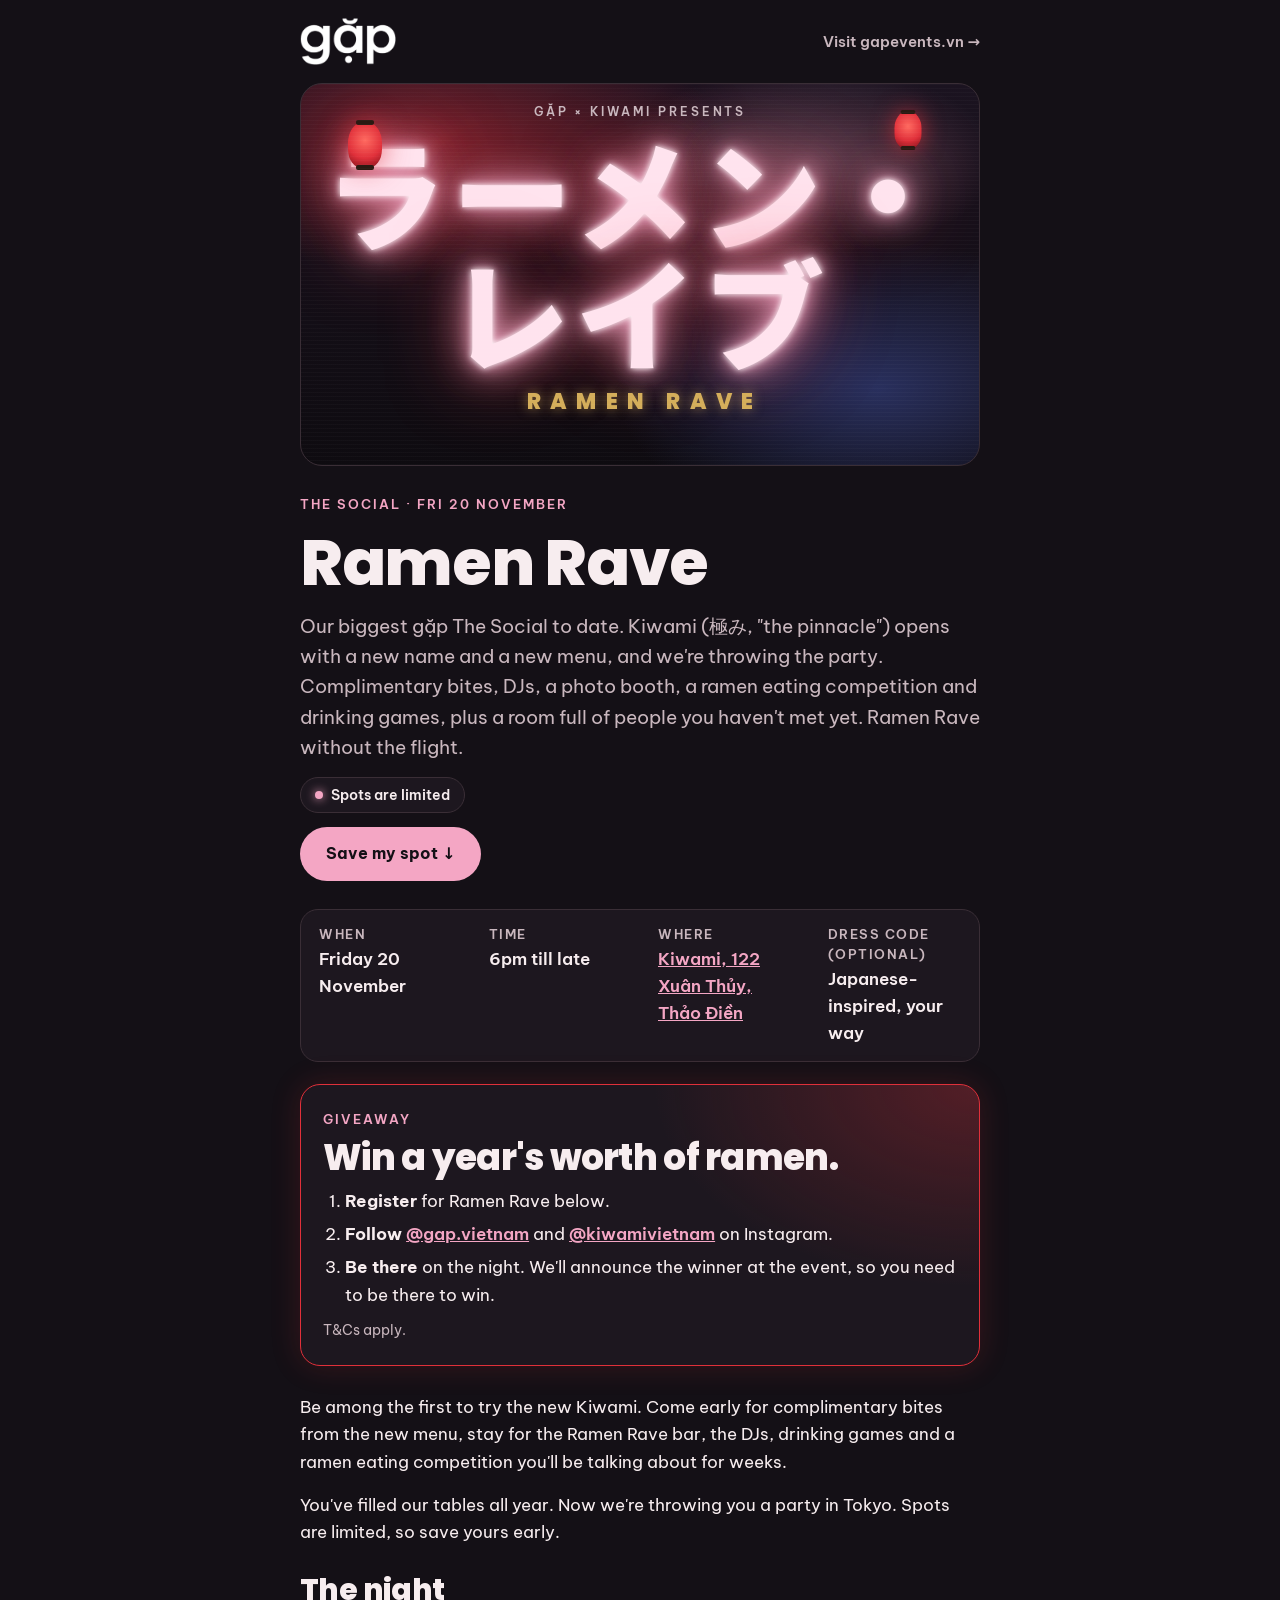
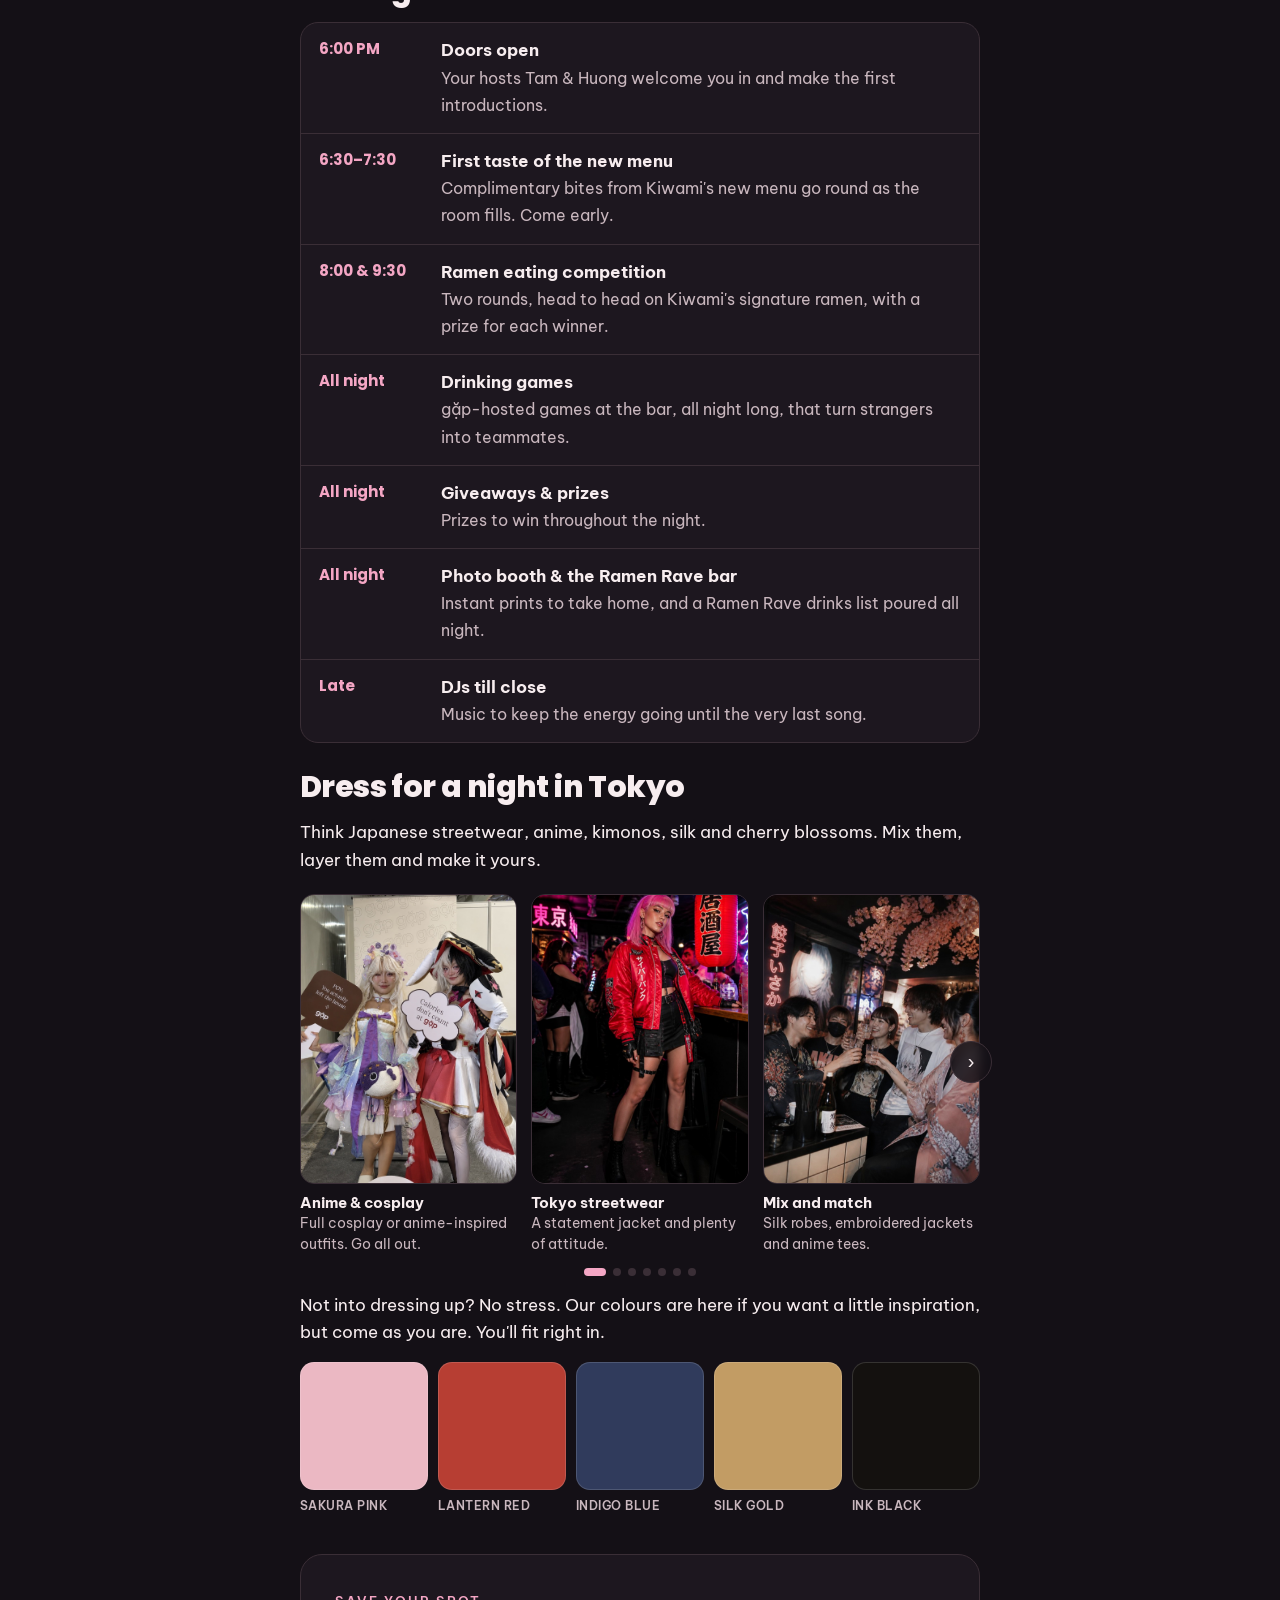
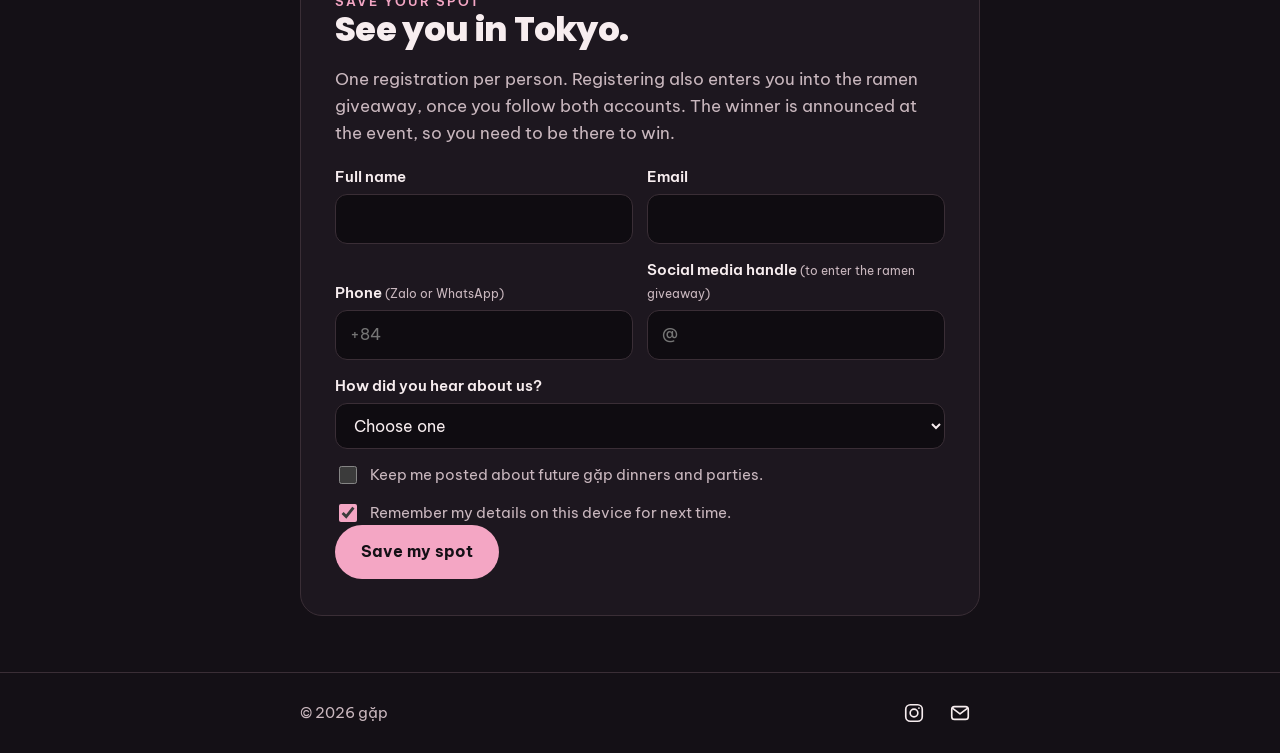
<file: events/tokyo-nights.html>
<!doctype html><html lang="en"><head><meta charset="utf-8"><meta name="viewport" content="width=device-width,initial-scale=1">
<title>Ramen Rave · gặp × Kiwami | Fri 20 Nov, Thảo Điền</title>
<meta name="description" content="Kiwami opens with a new name and a new menu, and gặp is throwing the party. Friday 20 November: complimentary bites, DJs, a photo booth, a ramen eating competition and drinking games. Register and follow to win a year of ramen.">
<meta property="og:title" content="Ramen Rave · gặp × Kiwami">
<meta property="og:description" content="Fri 20 November, 6pm till late at Kiwami, Thảo Điền. Complimentary bites, DJs, a photo booth, a ramen eating competition and games. Dress the part.">
<meta property="og:image" content="https://gapevents.vn/images/hero-1000.jpg">
<meta property="og:url" content="https://gapevents.vn/events/tokyo-nights">
<meta name="twitter:card" content="summary_large_image">
<meta name="theme-color" content="#141016">
<link rel="icon" type="image/png" href="/images/logo-espresso.png">
<link rel="preconnect" href="https://fonts.googleapis.com"><link rel="preconnect" href="https://fonts.gstatic.com" crossorigin>
<link rel="stylesheet" href="https://fonts.googleapis.com/css2?family=Be+Vietnam+Pro:wght@400;500;600;700&family=Poppins:wght@700;800&family=Noto+Sans+JP:wght@900&display=swap">
<link rel="stylesheet" href="/events/event.css">
<style>
/* Tokyo Nights palette (from the proposal): sakura pink and lantern red on ink black, indigo and gold accents. Same in light and dark mode. */
:root,:root[data-theme]{--sakura:#F4A6C4;--lantern:#E0303A;--indigo:#3D4C9A;--gold:#D4AE5A;--ink:#141016;
  --bg:var(--ink);--fg:#F7EDEF;--muted:#C9B7BE;--line:#3A2E36;--raise:#1D171F;--label:var(--sakura);--ok:var(--sakura);--terracotta:var(--sakura);--lacquer:#FF8A92;color-scheme:dark}
.logo-dark{display:none!important}.logo-light{display:block!important}
.btn{background:var(--sakura);color:var(--ink)}
.btn:hover{background:#F8BDD3}
.facts a{color:var(--sakura)}
.pill::before{background:var(--sakura)!important;box-shadow:0 0 10px var(--sakura)}
.pill[data-state=almost]::before,.pill[data-state=filling]::before{background:var(--lantern)!important;box-shadow:0 0 10px var(--lantern)}
.f input,.f select,.f textarea{background:#0F0C11}

/* Neon hero */
.neon{position:relative;overflow:hidden;border-radius:22px;aspect-ratio:4/3;display:grid;place-items:center;text-align:center;
  background:
    radial-gradient(60% 50% at 20% 15%,rgba(224,48,58,.45),transparent 70%),
    radial-gradient(55% 55% at 85% 80%,rgba(61,76,154,.55),transparent 70%),
    radial-gradient(40% 35% at 75% 20%,rgba(244,166,196,.30),transparent 70%),
    linear-gradient(180deg,#1B1320,#0E0B10);
  border:1px solid var(--line)}
@media (min-width:640px){.neon{aspect-ratio:16/9}}
.neon::after{content:"";position:absolute;inset:0;background:repeating-linear-gradient(0deg,rgba(255,255,255,.025) 0 1px,transparent 1px 4px);pointer-events:none}
.neon .jp{font-family:"Noto Sans JP",sans-serif;font-weight:900;font-size:clamp(54px,14vw,120px);line-height:1;letter-spacing:.06em;color:#FFE3EE;
  text-shadow:0 0 6px #fff,0 0 18px var(--sakura),0 0 42px var(--sakura),0 0 80px var(--lantern)}
.neon .en{margin-top:14px;font-family:Poppins,sans-serif;font-weight:800;font-size:clamp(15px,3.2vw,22px);letter-spacing:.42em;text-transform:uppercase;color:var(--gold);
  text-shadow:0 0 12px rgba(212,174,90,.6);padding-left:.42em}
.neon .by{position:absolute;top:18px;left:0;right:0;font-size:12px;letter-spacing:.24em;text-transform:uppercase;color:var(--muted);font-weight:600}
.lantern{position:absolute;top:-6px;width:34px;height:46px;border-radius:45% 45% 40% 40%;background:radial-gradient(circle at 50% 40%,#FF6A60,var(--lantern) 55%,#7D0F18);
  box-shadow:0 0 28px rgba(224,48,58,.7)}
.lantern::before,.lantern::after{content:"";position:absolute;left:8px;right:8px;height:5px;background:#2A1A12;border-radius:2px}
.lantern::before{top:-2px}.lantern::after{bottom:-2px}
.lantern.l1{left:7%;top:10%}.lantern.l2{right:8%;top:6%;transform:scale(.8)}
@media (max-width:480px){.lantern{display:none}}
@media (prefers-reduced-motion:no-preference){.neon .jp{animation:flicker 7s infinite}}
@keyframes flicker{0%,92%,100%{opacity:1}93%{opacity:.75}94%{opacity:1}96%{opacity:.85}}

/* Run of show */
.night{display:grid;gap:0;border:1.5px solid var(--line);border-radius:18px;background:var(--raise);overflow:hidden}
.night div{display:grid;grid-template-columns:108px 1fr;gap:14px;padding:14px 18px;border-top:1px solid var(--line)}
.night div:first-child{border-top:0}
.night b{font-family:Poppins,sans-serif;color:var(--sakura);font-size:15px}
.night strong{display:block}
.night span{color:var(--muted);font-size:15.5px}
.body ul.palette{display:grid;grid-template-columns:repeat(5,minmax(0,1fr));gap:10px;margin:0;padding:0;list-style:none}
.palette li{font-size:12px;font-weight:600;letter-spacing:.04em;overflow-wrap:anywhere;text-transform:uppercase;color:var(--muted);line-height:1.3}
.palette i{display:block;aspect-ratio:1;border-radius:14px;margin-bottom:8px;border:1px solid rgba(255,255,255,.14)}
.prize{position:relative;margin-block:22px 4px;padding:24px 22px;border-radius:20px;border:1.5px solid var(--lantern);
  background:radial-gradient(80% 120% at 100% 0%,rgba(224,48,58,.28),transparent 60%),var(--raise);box-shadow:0 0 30px rgba(224,48,58,.18);display:grid;gap:10px}
.prize h2{font-size:clamp(26px,5vw,36px)}
.prize ol{margin:0;padding-left:1.3em;display:grid;gap:6px}
.prize a{color:var(--sakura);font-weight:600}
.done .row{display:flex;flex-wrap:wrap;gap:10px}
h2.sub{font-size:clamp(24px,4vw,30px);margin-top:12px}
.gallery{position:relative;margin-top:4px;min-width:0}
.mood{display:flex;gap:14px;overflow-x:auto;scroll-snap-type:x mandatory;scroll-behavior:smooth;-webkit-overflow-scrolling:touch;scrollbar-width:none;padding-bottom:2px}
.mood::-webkit-scrollbar{display:none}
.mood figure{margin:0;flex:0 0 72%;scroll-snap-align:start}
@media (min-width:640px){.mood figure{flex-basis:calc((100% - 28px)/3)}}
.mood img{width:100%;height:auto;aspect-ratio:3/4;object-fit:cover;border-radius:14px;display:block;background:var(--raise);border:1px solid var(--line)}
.mood figcaption{margin-top:8px;font-size:14px;line-height:1.45;color:var(--muted)}
.mood figcaption b{display:block;color:var(--fg);font-size:15px}
.gnav{position:absolute;top:calc(50% - 44px);width:42px;height:42px;border-radius:50%;border:1px solid var(--line);background:rgba(20,16,22,.82);color:var(--fg);font-size:20px;cursor:pointer;display:grid;place-items:center;backdrop-filter:blur(6px)}
.gnav:disabled{opacity:0;pointer-events:none}
.gnav.prev{left:-12px}.gnav.next{right:-12px}
@media (max-width:640px){.gnav{display:none}}
.gdots{display:flex;justify-content:center;gap:7px;margin-top:12px}
.gdots button{width:8px;height:8px;border-radius:50%;border:0;padding:0;background:var(--line);cursor:pointer}
.gdots button[aria-current=true]{background:var(--sakura);width:22px;border-radius:999px}
</style>
</head><body>
<header><div class="wrap"><a href="/" aria-label="gặp home"><img class="logo logo-dark" src="/images/logo-espresso.png" alt="gặp" width="96" height="47"><img class="logo logo-light" src="/images/logo-white.png" alt="gặp" width="96" height="47"></a><a class="back" href="/">Visit gapevents.vn →</a></div></header>

<main><div class="wrap">
  <div class="neon" role="img" aria-label="Ramen Rave in neon pink, with red paper lanterns">
    <span class="lantern l1"></span><span class="lantern l2"></span>
    <p class="by">gặp × Kiwami presents</p>
    <div><div class="jp" lang="ja">ラーメン・レイブ</div><div class="en">Ramen Rave</div></div>
  </div>

  <section class="intro">
    <p class="label">The Social · Fri 20 November</p>
    <h1>Ramen Rave</h1>
    <p class="say">Our biggest gặp The Social to date. Kiwami (極み, "the pinnacle") opens with a new name and a new menu, and we're throwing the party. Complimentary bites, DJs, a photo booth, a ramen eating competition and drinking games, plus a room full of people you haven't met yet. Ramen Rave without the flight.</p>
    <p class="pill" aria-live="polite"></p>
    <a class="btn jump" href="#register" data-cta="Save my spot ↓">Save my spot ↓</a>
  </section>

  <dl class="facts">
    <div><dt>When</dt><dd>Friday 20 November</dd></div>
    <div><dt>Time</dt><dd>6pm till late</dd></div>
    <div><dt>Where</dt><dd><a href="https://maps.google.com/?q=122+Xu%C3%A2n+Th%E1%BB%A7y,+Th%E1%BA%A3o+%C4%90i%E1%BB%81n,+Ho+Chi+Minh+City" target="_blank" rel="noopener">Kiwami, 122 Xuân Thủy, Thảo Điền</a></dd></div>
    <div><dt>Dress code (optional)</dt><dd>Japanese-inspired, your way</dd></div>
  </dl>

  <section class="prize" aria-labelledby="prize-h">
    <p class="label">Giveaway</p>
    <h2 id="prize-h">Win a year's worth of ramen.</h2>
    <ol>
      <li><b>Register</b> for Ramen Rave below.</li>
      <li><b>Follow</b> <a href="https://www.instagram.com/gap.vietnam/" target="_blank" rel="noopener">@gap.vietnam</a> and <a href="https://www.instagram.com/kiwamivietnam/" target="_blank" rel="noopener">@kiwamivietnam</a> on Instagram.</li>
      <li><b>Be there</b> on the night. We'll announce the winner at the event, so you need to be there to win.</li>
    </ol>
    <p class="fine">T&amp;Cs apply.</p>
  </section>

  <section class="body">
    <p>Be among the first to try the new Kiwami. Come early for complimentary bites from the new menu, stay for the Ramen Rave bar, the DJs, drinking games and a ramen eating competition you'll be talking about for weeks.</p>
    <p>You've filled our tables all year. Now we're throwing you a party in Tokyo. Spots are limited, so save yours early.</p>

    <h2 class="sub">The night</h2>
    <div class="night">
      <div><b>6:00 PM</b><p><strong>Doors open</strong><span>Your hosts Tam &amp; Huong welcome you in and make the first introductions.</span></p></div>
      <div><b>6:30–7:30</b><p><strong>First taste of the new menu</strong><span>Complimentary bites from Kiwami's new menu go round as the room fills. Come early.</span></p></div>
      <div><b>8:00 &amp; 9:30</b><p><strong>Ramen eating competition</strong><span>Two rounds, head to head on Kiwami's signature ramen, with a prize for each winner.</span></p></div>
      <div><b>All night</b><p><strong>Drinking games</strong><span>gặp-hosted games at the bar, all night long, that turn strangers into teammates.</span></p></div>
      <div><b>All night</b><p><strong>Giveaways &amp; prizes</strong><span>Prizes to win throughout the night.</span></p></div>
      <div><b>All night</b><p><strong>Photo booth &amp; the Ramen Rave bar</strong><span>Instant prints to take home, and a Ramen Rave drinks list poured all night.</span></p></div>
      <div><b>Late</b><p><strong>DJs till close</strong><span>Music to keep the energy going until the very last song.</span></p></div>
    </div>

    <h2 class="sub">Dress for a night in Tokyo</h2>
    <p>Think Japanese streetwear, anime, kimonos, silk and cherry blossoms. Mix them, layer them and make it yours.</p>
    <div class="gallery">
    <div class="mood" aria-label="Dress code inspiration" tabindex="0">
      <figure><img src="/images/tokyo-nights/cosplay.jpg" alt="Two gặp guests in full anime cosplay holding gặp signs" width="480" height="640" loading="lazy"><figcaption><b>Anime &amp; cosplay</b>Full cosplay or anime-inspired outfits. Go all out.</figcaption></figure>
      <figure><img src="/images/tokyo-nights/anime.jpg" alt="Pink-haired guest in a red bomber jacket at a neon izakaya bar" width="480" height="640" loading="lazy"><figcaption><b>Tokyo streetwear</b>A statement jacket and plenty of attitude.</figcaption></figure>
      <figure><img src="/images/tokyo-nights/mix.jpg" alt="Friends in silk robes and anime tees toasting at a bar under cherry blossoms" width="480" height="640" loading="lazy"><figcaption><b>Mix and match</b>Silk robes, embroidered jackets and anime tees.</figcaption></figure>
      <figure><img src="/images/tokyo-nights/sakura.jpg" alt="Pink satin kimono with cherry blossoms, a red obi and a blossom hair pin" width="480" height="640" loading="lazy"><figcaption><b>Silk and sakura</b>Pink satin, cherry blossoms, a red obi and a blossom hair pin.</figcaption></figure>
      <figure><img src="/images/tokyo-nights/harajuku.jpg" alt="Two friends in pastel hoodies, plaid skirts and platform shoes on a Harajuku street" width="480" height="640" loading="lazy"><figcaption><b>Harajuku</b>Pastel hoodies, plaid skirts, bucket hats and platform shoes.</figcaption></figure>
      <figure><img src="/images/tokyo-nights/haori.jpg" alt="Man in an indigo haori over a black tee beside red lanterns" width="480" height="640" loading="lazy"><figcaption><b>Haori layering</b>An indigo robe over a black tee and wide trousers.</figcaption></figure>
      <figure><img src="/images/tokyo-nights/robe.jpg" alt="Woman in a red silk robe belted like a kimono, with wide pants and sneakers" width="480" height="640" loading="lazy"><figcaption><b>Robe as kimono</b>A silk robe belted like a kimono, with wide pants and sneakers.</figcaption></figure>
    </div>
    <button class="gnav prev" type="button" aria-label="Previous look">‹</button><button class="gnav next" type="button" aria-label="Next look">›</button>
    <div class="gdots" aria-hidden="true"></div>
    </div>
    <p>Not into dressing up? No stress. Our colours are here if you want a little inspiration, but come as you are. You'll fit right in.</p>
    <ul class="palette" aria-label="Ramen Rave colour palette">
      <li><i style="background:#EBB8C3"></i>Sakura pink</li><li><i style="background:#B73E33"></i>Lantern red</li><li><i style="background:#303B5C"></i>Indigo blue</li><li><i style="background:#C29C64"></i>Silk gold</li><li><i style="background:#14110F"></i>Ink black</li>
    </ul>
  </section>

  <section class="card" id="register">
    <div class="card-head"><p class="label">Save your spot</p><h2>See you in Tokyo.</h2></div>
    <p class="lede">One registration per person. Registering also enters you into the ramen giveaway, once you follow both accounts. The winner is announced at the event, so you need to be there to win.</p>

    <form data-event="tokyo-nights" data-max-party="1" novalidate data-remember>
      <div class="fields">
        <div class="f"><label for="name">Full name</label><input id="name" name="name" autocomplete="name" required></div>
        <div class="f"><label for="email">Email</label><input id="email" name="email" type="email" inputmode="email" autocomplete="email" required></div>
        <div class="f"><label for="phone">Phone <small>(Zalo or WhatsApp)</small></label><input id="phone" name="phone" type="tel" inputmode="tel" autocomplete="tel" placeholder="+84" required></div>
        <div class="f"><label for="instagram">Social media handle <small>(to enter the ramen giveaway)</small></label><input id="instagram" name="instagram" autocomplete="off" placeholder="@" required></div>
        <div class="f party" hidden><label for="party">How many seats?</label><select id="party" name="party"></select></div>
        <div class="f full"><label for="heard">How did you hear about us?</label>
          <select id="heard" name="heard" required><option value="">Choose one</option><option>Instagram</option><option>A friend</option><option>Been to gặp before</option><option>Kiwami</option><option>Facebook group</option><option>Other</option></select></div>
        <label class="check full"><input type="checkbox" name="list" value="yes"> Keep me posted about future gặp dinners and parties.</label>
        <label class="check full"><input type="checkbox" name="remember" checked> Remember my details on this device for next time.</label>
        <div class="hp" aria-hidden="true"><label>Leave this empty<input name="website" tabindex="-1" autocomplete="off"></label></div>
      </div>
      <p class="msg" role="status" aria-live="polite"></p>
      <button class="btn" type="submit">Save my spot</button>
    </form>

    <div class="done" id="done" hidden><h2></h2><p class="say"></p><p><b>One more step for the ramen giveaway:</b> follow both accounts.</p><div class="row"><a class="btn" href="https://www.instagram.com/gap.vietnam/" target="_blank" rel="noopener">Follow @gap.vietnam →</a><a class="btn" href="https://www.instagram.com/kiwamivietnam/" target="_blank" rel="noopener">Follow @kiwamivietnam →</a></div></div>
    <div class="done" id="closed" hidden><h2>This one's wrapped.</h2><p class="say">Registrations for Ramen Rave have closed. Join the gặp list to hear first about the next one.</p><a class="btn jump" href="/subscribe">Get the gặp news →</a></div>
  </section>
</div></main>

<footer><div class="wrap"><span>© 2026 gặp</span><span class="social"><a href="https://www.instagram.com/gap.vietnam/" target="_blank" rel="noopener" aria-label="gặp on Instagram" title="Instagram"><svg viewBox="0 0 24 24" width="22" height="22" fill="none" stroke="currentColor" stroke-width="1.8" stroke-linecap="round" stroke-linejoin="round" aria-hidden="true"><rect x="3" y="3" width="18" height="18" rx="5"/><circle cx="12" cy="12" r="4.2"/><circle cx="17.4" cy="6.6" r="1" fill="currentColor" stroke="none"/></svg></a><a href="mailto:hello@gapevents.vn" aria-label="Email hello@gapevents.vn" title="hello@gapevents.vn"><svg viewBox="0 0 24 24" width="22" height="22" fill="none" stroke="currentColor" stroke-width="1.8" stroke-linecap="round" stroke-linejoin="round" aria-hidden="true"><rect x="3" y="5" width="18" height="14" rx="3"/><path d="m4 7 8 6 8-6"/></svg></a></span></div></footer>
<script src="/remember.js" defer></script>
<script src="/events/register.js" defer></script>
<script>(function(){
  var t=document.querySelector('.mood'); if(!t) return;
  var f=[].slice.call(t.children), g=t.parentNode, prev=g.querySelector('.prev'), next=g.querySelector('.next'), dots=g.querySelector('.gdots');
  f.forEach(function(x,i){var b=document.createElement('button');b.type='button';b.tabIndex=-1;b.onclick=function(){go(i)};dots.appendChild(b);});
  function step(){return f[1].offsetLeft-f[0].offsetLeft;}
  function idx(){return Math.round(t.scrollLeft/step());}
  function go(i){t.scrollTo({left:Math.max(0,Math.min(i,f.length-1))*step()});}
  function upd(){var i=idx(),end=t.scrollLeft+t.clientWidth>=t.scrollWidth-4;
    [].forEach.call(dots.children,function(d,n){d.setAttribute('aria-current',n===i?'true':'false')});
    prev.disabled=t.scrollLeft<4; next.disabled=end;}
  prev.onclick=function(){go(idx()-1)}; next.onclick=function(){go(idx()+1)};
  t.addEventListener('scroll',upd,{passive:true}); window.addEventListener('resize',upd); upd();
})();</script>
</body></html>
</file>
<file: events/event.css>
:root{--espresso:#3A1F14;--cream:#F8EEE7;--terracotta:#C1592F;--lacquer:#8C2A1E;--ochre:#C08A2E;--bg:var(--cream);--fg:var(--espresso);--muted:#6B5045;--line:#E4D3C7;--raise:#FFF8F3;--label:var(--lacquer);--ok:#4E7A4F}
@media (prefers-color-scheme:dark){:root{--bg:#2B170F;--fg:var(--cream);--muted:#CDB8AA;--line:#4D3226;--raise:var(--espresso);--label:var(--ochre);--ok:#9CC59A;color-scheme:dark}}
*{box-sizing:border-box}
body{margin:0;background:var(--bg);color:var(--fg);font-family:"Be Vietnam Pro",system-ui,sans-serif;font-size:17px;line-height:1.6}
a{color:inherit}p{margin:0}
h1,h2{font-family:Poppins,"Be Vietnam Pro",sans-serif;font-weight:800;letter-spacing:-.02em;line-height:1.08;margin:0;text-wrap:balance}
h1{font-size:clamp(38px,7.5vw,64px)}h2{font-size:clamp(26px,4.5vw,34px)}
.wrap{max-width:720px;margin:0 auto;padding-inline:20px;width:100%}
header .wrap{padding-block:18px;display:flex;justify-content:space-between;align-items:center}
.logo{width:96px;height:auto;display:block}.logo-light{display:none}
@media (prefers-color-scheme:dark){.logo-dark{display:none}.logo-light{display:block}}
header a.back{font-weight:600;font-size:15px;color:var(--muted);text-decoration:none}
.hero{width:100%;height:auto;aspect-ratio:4/3;object-fit:cover;border-radius:22px;display:block;background:var(--line)}
@media (min-width:640px){.hero{aspect-ratio:3/2}}
.label{font-weight:600;font-size:12.5px;letter-spacing:.16em;text-transform:uppercase;color:var(--label)}
.say{color:var(--muted);font-size:19px}
.intro{display:grid;gap:14px;padding-block:28px 8px}
.pill{display:inline-flex;align-items:center;gap:8px;justify-self:start;font-weight:600;font-size:14px;border:1.5px solid var(--line);background:var(--raise);border-radius:999px;padding:6px 14px}
.pill::before{content:"";width:8px;height:8px;border-radius:50%;background:var(--ok)}
.pill[data-state=filling]::before,.pill[data-state=almost]::before{background:var(--terracotta)}
.pill[data-state=waitlist]::before,.pill[data-state=closed]::before{background:var(--muted)}
.pill:empty{display:none}
.facts{display:grid;grid-template-columns:repeat(auto-fit,minmax(150px,1fr));gap:0;border:1.5px solid var(--line);border-radius:18px;background:var(--raise);margin-block:20px 8px;overflow:hidden}
.facts div{padding:14px 18px;border-top:1px solid var(--line);margin-top:-1px}
.facts dt{font-size:12.5px;letter-spacing:.12em;text-transform:uppercase;color:var(--muted);font-weight:600}
.facts dd{margin:2px 0 0;font-weight:600}
.facts a{color:var(--terracotta)}
.body{display:grid;gap:16px;padding-block:24px}
.body ul{margin:0;padding-left:1.2em;display:grid;gap:6px}
.btn{display:inline-flex;align-items:center;justify-content:center;border:0;cursor:pointer;font:inherit;font-weight:700;font-size:16px;background:var(--fg);color:var(--bg);border-radius:999px;padding:14px 26px;white-space:nowrap;text-decoration:none}
.btn:disabled{opacity:.6;cursor:default}
.btn.jump{justify-self:start}
.card{background:var(--raise);border:1.5px solid var(--line);border-radius:22px;padding:28px 22px;display:grid;gap:18px;margin-block:16px 56px;scroll-margin-top:16px}
@media (min-width:640px){.card{padding:36px 34px}}
.card .lede{color:var(--muted)}
.fields{display:grid;gap:14px;grid-template-columns:1fr;align-items:end}
@media (min-width:560px){.fields{grid-template-columns:1fr 1fr}.full{grid-column:1/-1}}
.f{display:grid;gap:6px}
.f label{font-weight:600;font-size:14.5px}
.f label small{font-weight:400;color:var(--muted)}
.f input,.f select,.f textarea{font:inherit;font-size:16px;color:var(--fg);background:var(--bg);border:1.5px solid var(--line);border-radius:12px;padding:11px 14px;width:100%}
.f textarea{min-height:84px;resize:vertical}
.f input:focus,.f select:focus,.f textarea:focus{outline:none;border-color:var(--terracotta)}
.f [aria-invalid=true]{border-color:var(--lacquer)}
.check{display:flex;gap:10px;align-items:flex-start;font-size:15px;color:var(--muted)}
.check input{width:18px;height:18px;margin-top:3px;accent-color:var(--terracotta);flex:none}
.hp{position:absolute;left:-9999px;width:1px;height:1px;overflow:hidden}
.msg{font-weight:600;min-height:1.4em}.msg:empty{display:none}.msg.err{color:var(--lacquer)}
.done{display:grid;gap:12px}
.done h2{font-size:clamp(28px,5vw,38px)}
/* QR ticket on the confirmation screen: always white, so it scans in any theme */
.ticket{justify-self:center;width:100%;max-width:320px;background:#fff;color:#141016;border-radius:18px;padding:18px 18px 16px;text-align:center;display:grid;gap:4px;box-shadow:0 8px 30px rgba(0,0,0,.25)}
.ticket-label{font-size:12px;font-weight:700;letter-spacing:.16em;text-transform:uppercase;color:#8C2A1E}
.ticket-qr img{display:block;width:100%;max-width:240px;height:auto;margin:6px auto;image-rendering:pixelated}
.ticket-qr:empty{aspect-ratio:1/1;max-width:240px;width:100%;margin:6px auto;background:#f2ece8;border-radius:8px}
.ticket-code{font-family:Menlo,Consolas,monospace;font-size:20px;font-weight:700;letter-spacing:.12em}
.ticket-name{font-weight:600;color:#3A1F14}
.ticket-hint{font-size:14px;line-height:1.45;color:#6B5045;margin-top:4px}
.ticket-hint a{color:#C1592F}
.fine{font-size:14px;color:var(--muted)}
[hidden]{display:none!important}
footer{border-top:1px solid var(--line);font-size:14.5px;color:var(--muted)}
footer .wrap{padding-block:20px;display:flex;justify-content:space-between;align-items:center;flex-wrap:wrap;gap:8px}
footer .social{display:flex;gap:6px}
footer .social a{display:grid;place-items:center;width:40px;height:40px;border-radius:50%;color:var(--fg);transition:background .15s}
footer .social a:hover{background:var(--raise)}
/* remember-me (remember.js) */
.remembered{font-size:15px;color:var(--muted);background:var(--bg);border:1.5px dashed var(--line);border-radius:12px;padding:10px 14px;margin-bottom:6px}
.linkish{background:none;border:0;padding:0;font:inherit;font-weight:600;color:var(--terracotta);text-decoration:underline;cursor:pointer}
</file>
